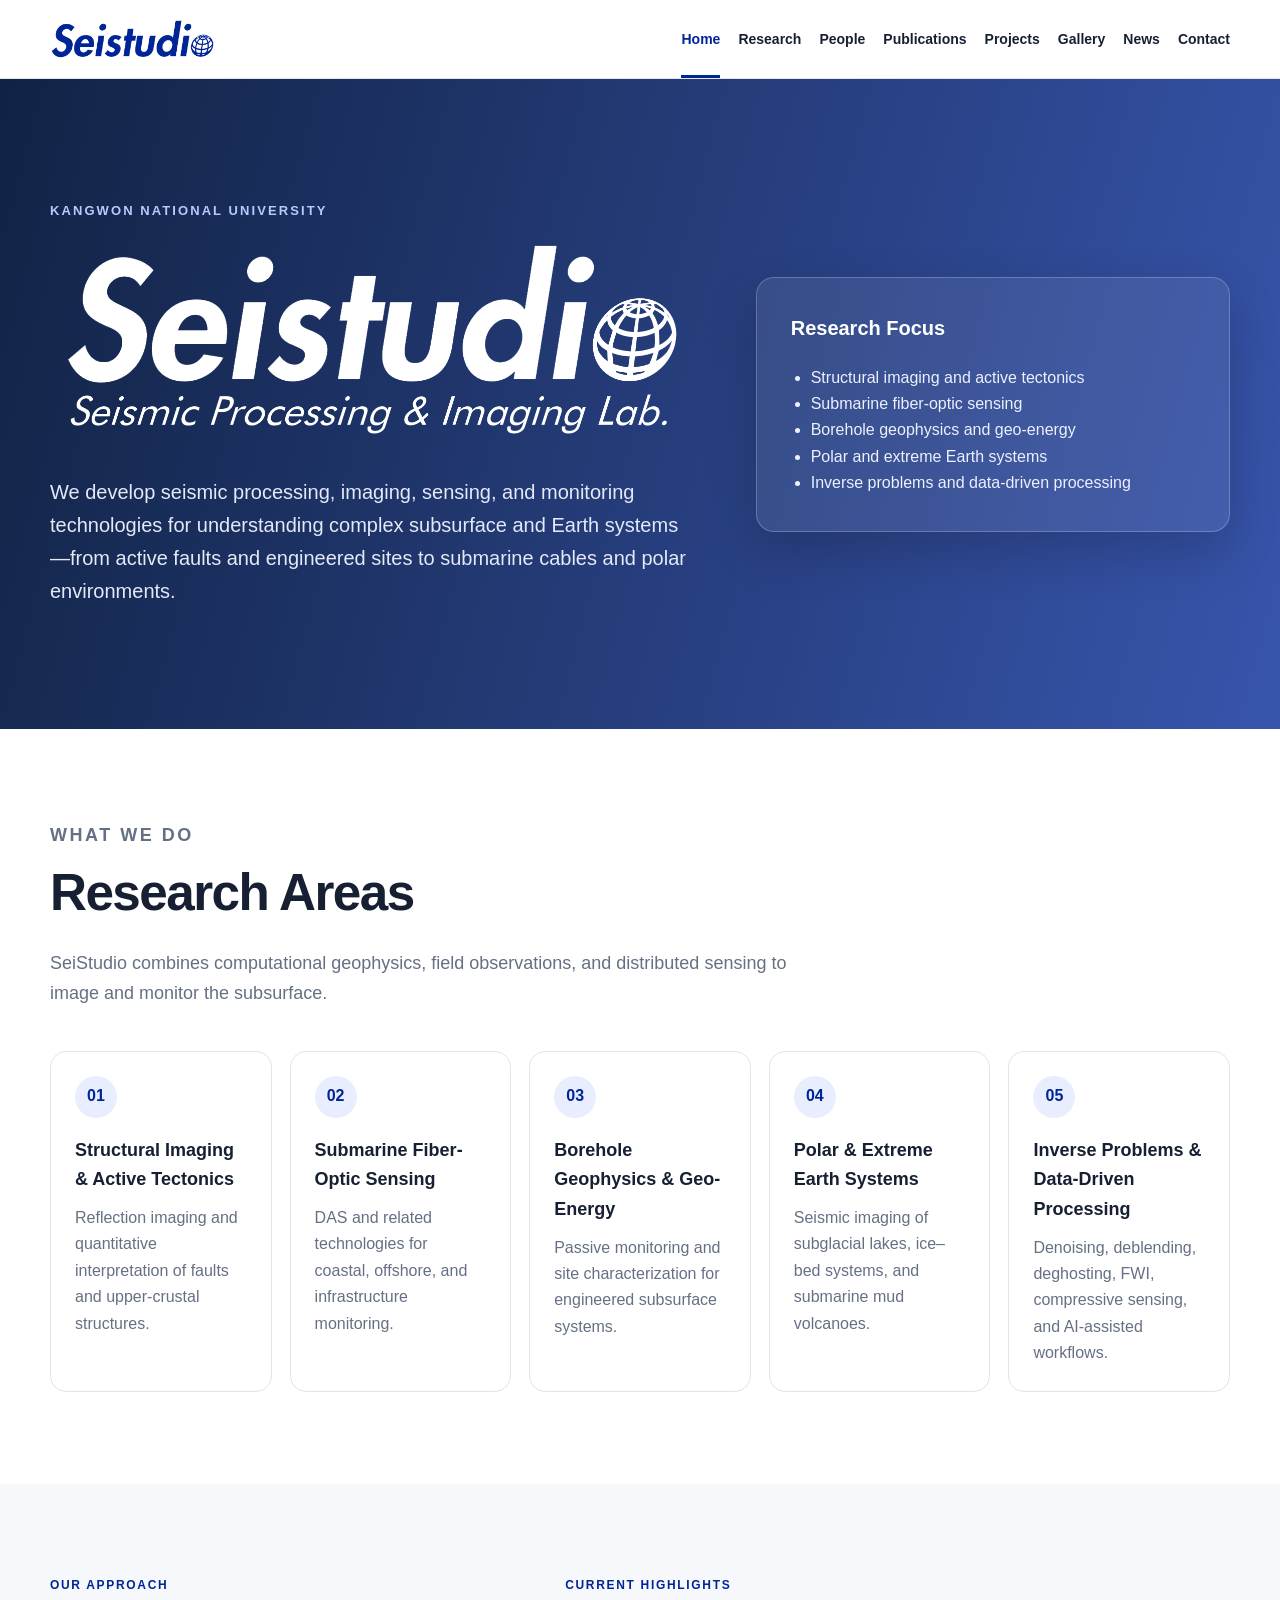
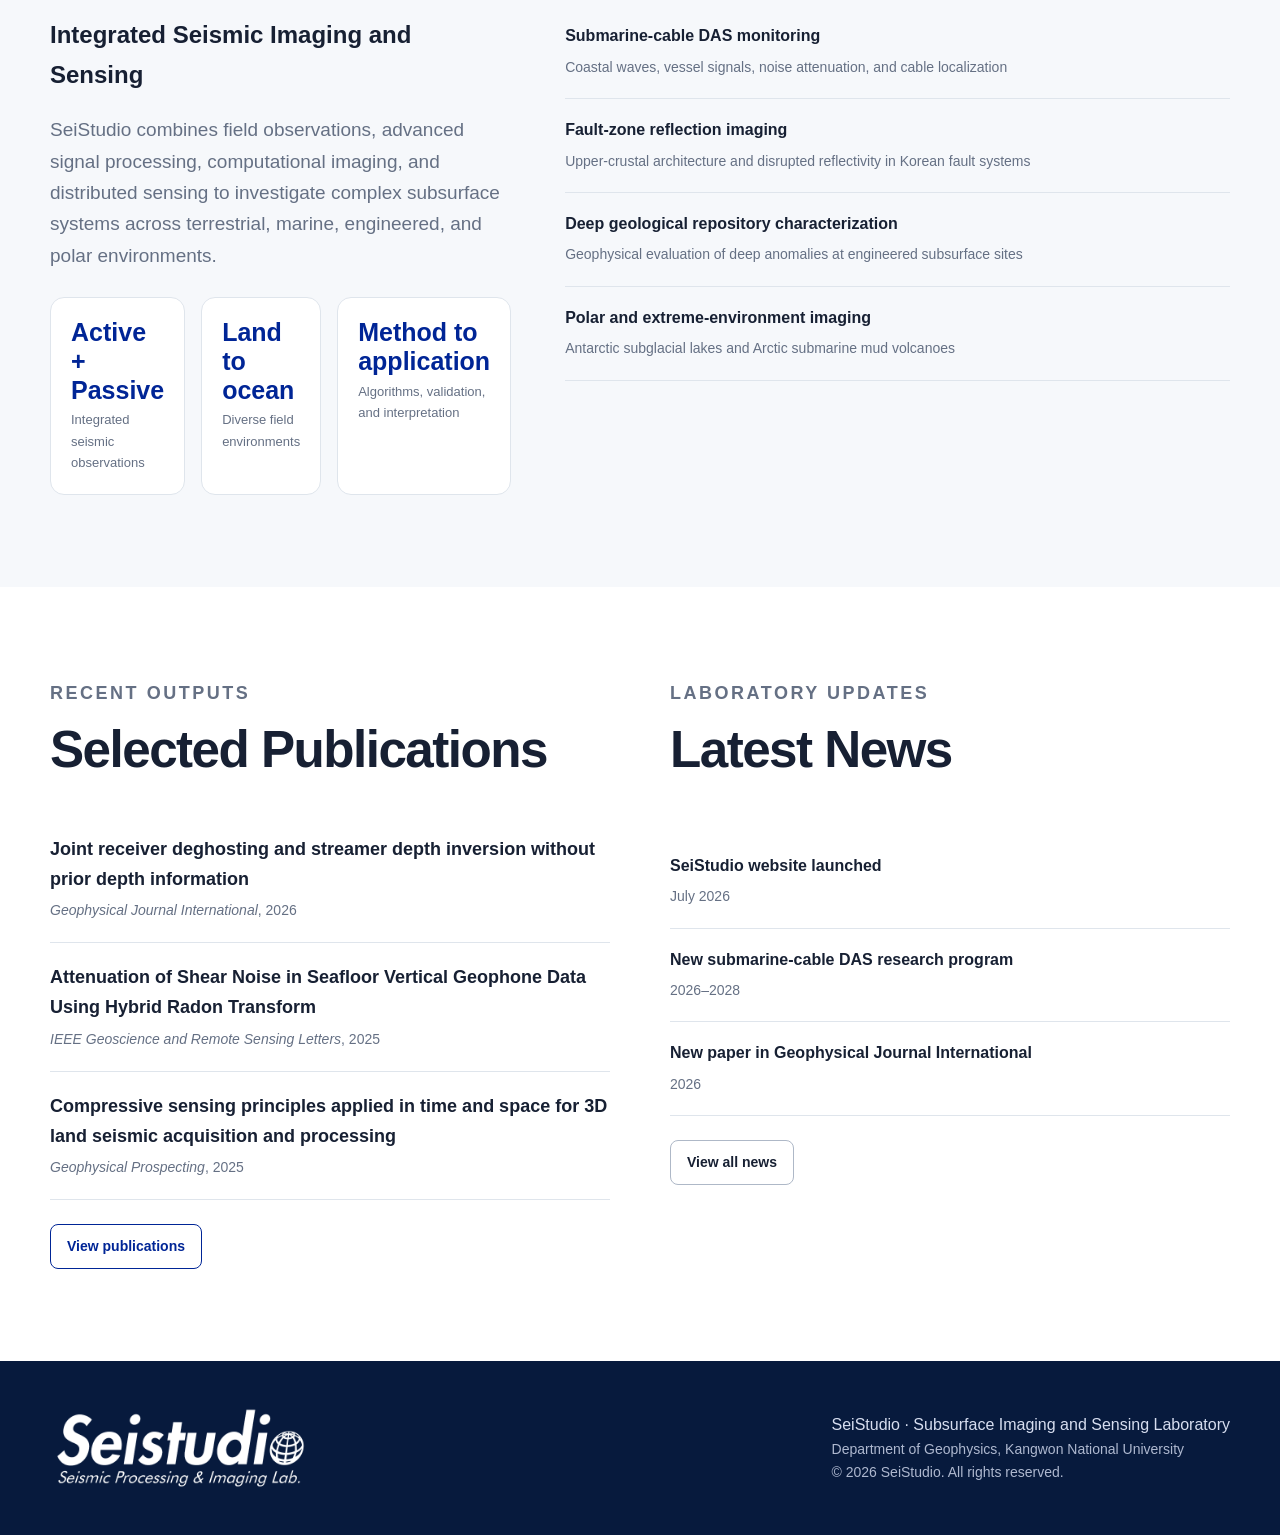
<file: index.html>
<!DOCTYPE html>
<html lang="en">
<head>
  <meta charset="UTF-8">
  <meta name="viewport" content="width=device-width, initial-scale=1.0">
  <meta name="description" content="SeiStudio, Subsurface Imaging and Sensing Laboratory at Kangwon National University">
  <title>Home | SeiStudio</title>
  <link rel="stylesheet" href="styles.css">
  <link rel="stylesheet" href="cv-update.css">

</head>
<body>
<header class="site-header">
  <div class="container navbar">
    <a class="brand" href="index.html" aria-label="SeiStudio home">
      <img src="assets/Seistudio_header_blue.png" alt="SeiStudio">
    </a>
    <nav class="nav-links" aria-label="Primary navigation">
      <a href="index.html" class="active">Home</a>
      <a href="research.html">Research</a>
      <a href="people.html">People</a>
      <a href="publications.html">Publications</a>
      <a href="projects.html">Projects</a>

      <a href="gallery.html">Gallery</a>
      <a href="news.html">News</a>
      <a href="contact.html">Contact</a>
    </nav>
  </div>
</header>

<main>
  <section class="hero">
    <div class="container hero-grid">
      <div>
        <div class="eyebrow">Kangwon National University</div>
        <img class="hero-logo" src="assets/Seistudio_logo_white.png" alt="SeiStudio">
        <p>
          We develop seismic processing, imaging, sensing, and monitoring technologies
          for understanding complex subsurface and Earth systems—from active faults and
          engineered sites to submarine cables and polar environments.
        </p>
      </div>
      <aside class="hero-card">
        <h3>Research Focus</h3>
        <ul>
          <li>Structural imaging and active tectonics</li>
          <li>Submarine fiber-optic sensing</li>
          <li>Borehole geophysics and geo-energy</li>
          <li>Polar and extreme Earth systems</li>
          <li>Inverse problems and data-driven processing</li>
        </ul>
      </aside>
    </div>
  </section>

  <section class="section">
    <div class="container">
      <div class="section-heading">
        <p class="section-kicker">What we do</p>
        <h2>Research Areas</h2>
        <p>
          SeiStudio combines computational geophysics, field observations, and
          distributed sensing to image and monitor the subsurface.
        </p>
      </div>

      <div class="research-grid-five">
        <article class="card">
          <div class="card-number">01</div>
          <h3>Structural Imaging &amp; Active Tectonics</h3>
          <p>Reflection imaging and quantitative interpretation of faults and upper-crustal structures.</p>
        </article>
        <article class="card">
          <div class="card-number">02</div>
          <h3>Submarine Fiber-Optic Sensing</h3>
          <p>DAS and related technologies for coastal, offshore, and infrastructure monitoring.</p>
        </article>
        <article class="card">
          <div class="card-number">03</div>
          <h3>Borehole Geophysics &amp; Geo-Energy</h3>
          <p>Passive monitoring and site characterization for engineered subsurface systems.</p>
        </article>
        <article class="card">
          <div class="card-number">04</div>
          <h3>Polar &amp; Extreme Earth Systems</h3>
          <p>Seismic imaging of subglacial lakes, ice–bed systems, and submarine mud volcanoes.</p>
        </article>
        <article class="card">
          <div class="card-number">05</div>
          <h3>Inverse Problems &amp; Data-Driven Processing</h3>
          <p>Denoising, deblending, deghosting, FWI, compressive sensing, and AI-assisted workflows.</p>
        </article>
      </div>
    </div>
  </section>

  <section class="section light">
    <div class="container feature-strip">
      <div>
        <p class="section-kicker">Our approach</p>
        <h2>Integrated Seismic Imaging and Sensing</h2>
        <p class="lead">
          SeiStudio combines field observations, advanced signal processing,
          computational imaging, and distributed sensing to investigate complex
          subsurface systems across terrestrial, marine, engineered, and polar environments.
        </p>
        <div class="fact-grid">
          <div class="fact"><strong>Active + Passive</strong><span>Integrated seismic observations</span></div>
          <div class="fact"><strong>Land to ocean</strong><span>Diverse field environments</span></div>
          <div class="fact"><strong>Method to application</strong><span>Algorithms, validation, and interpretation</span></div>
        </div>
      </div>

      <div>
        <p class="section-kicker">Current highlights</p>
        <ul class="list-clean">
          <li>
            <strong>Submarine-cable DAS monitoring</strong>
            <span class="meta">Coastal waves, vessel signals, noise attenuation, and cable localization</span>
          </li>
          <li>
            <strong>Fault-zone reflection imaging</strong>
            <span class="meta">Upper-crustal architecture and disrupted reflectivity in Korean fault systems</span>
          </li>
          <li>
            <strong>Deep geological repository characterization</strong>
            <span class="meta">Geophysical evaluation of deep anomalies at engineered subsurface sites</span>
          </li>
          <li>
            <strong>Polar and extreme-environment imaging</strong>
            <span class="meta">Antarctic subglacial lakes and Arctic submarine mud volcanoes</span>
          </li>
        </ul>
      </div>
    </div>
  </section>

  <section class="section">
    <div class="container split">
      <div>
        <div class="section-heading">
          <p class="section-kicker">Recent outputs</p>
          <h2>Selected Publications</h2>
        </div>
        <div class="home-publications">
          <article class="home-publication">
            <h3>Joint receiver deghosting and streamer depth inversion without prior depth information</h3>
            <p><em>Geophysical Journal International</em>, 2026</p>
          </article>
          <article class="home-publication">
            <h3>Attenuation of Shear Noise in Seafloor Vertical Geophone Data Using Hybrid Radon Transform</h3>
            <p><em>IEEE Geoscience and Remote Sensing Letters</em>, 2025</p>
          </article>
          <article class="home-publication">
            <h3>Compressive sensing principles applied in time and space for 3D land seismic acquisition and processing</h3>
            <p><em>Geophysical Prospecting</em>, 2025</p>
          </article>
        </div>
        <div class="button-row">
          <a class="button-link" href="publications.html">View publications</a>
        </div>
      </div>

      <div>
        <div class="section-heading">
          <p class="section-kicker">Laboratory updates</p>
          <h2>Latest News</h2>
        </div>
        <ul class="list-clean">
          <li>
            <strong>SeiStudio website launched</strong>
            <span class="meta">July 2026</span>
          </li>
          <li>
            <strong>New submarine-cable DAS research program</strong>
            <span class="meta">2026–2028</span>
          </li>
          <li>
            <strong>New paper in Geophysical Journal International</strong>
            <span class="meta">2026</span>
          </li>
        </ul>
        <div class="button-row">
          <a class="button-link secondary" href="news.html">View all news</a>
        </div>
      </div>
    </div>
  </section>
</main>

<footer class="site-footer">
  <div class="container footer-grid">
    <img src="assets/Seistudio_logo_white.png" alt="SeiStudio">
    <div>
      <div>SeiStudio · Subsurface Imaging and Sensing Laboratory</div>
      <div class="small">Department of Geophysics, Kangwon National University</div>
      <div class="small">&copy; 2026 SeiStudio. All rights reserved.</div>
    </div>
  </div>
</footer>
</body>
</html>
</file>
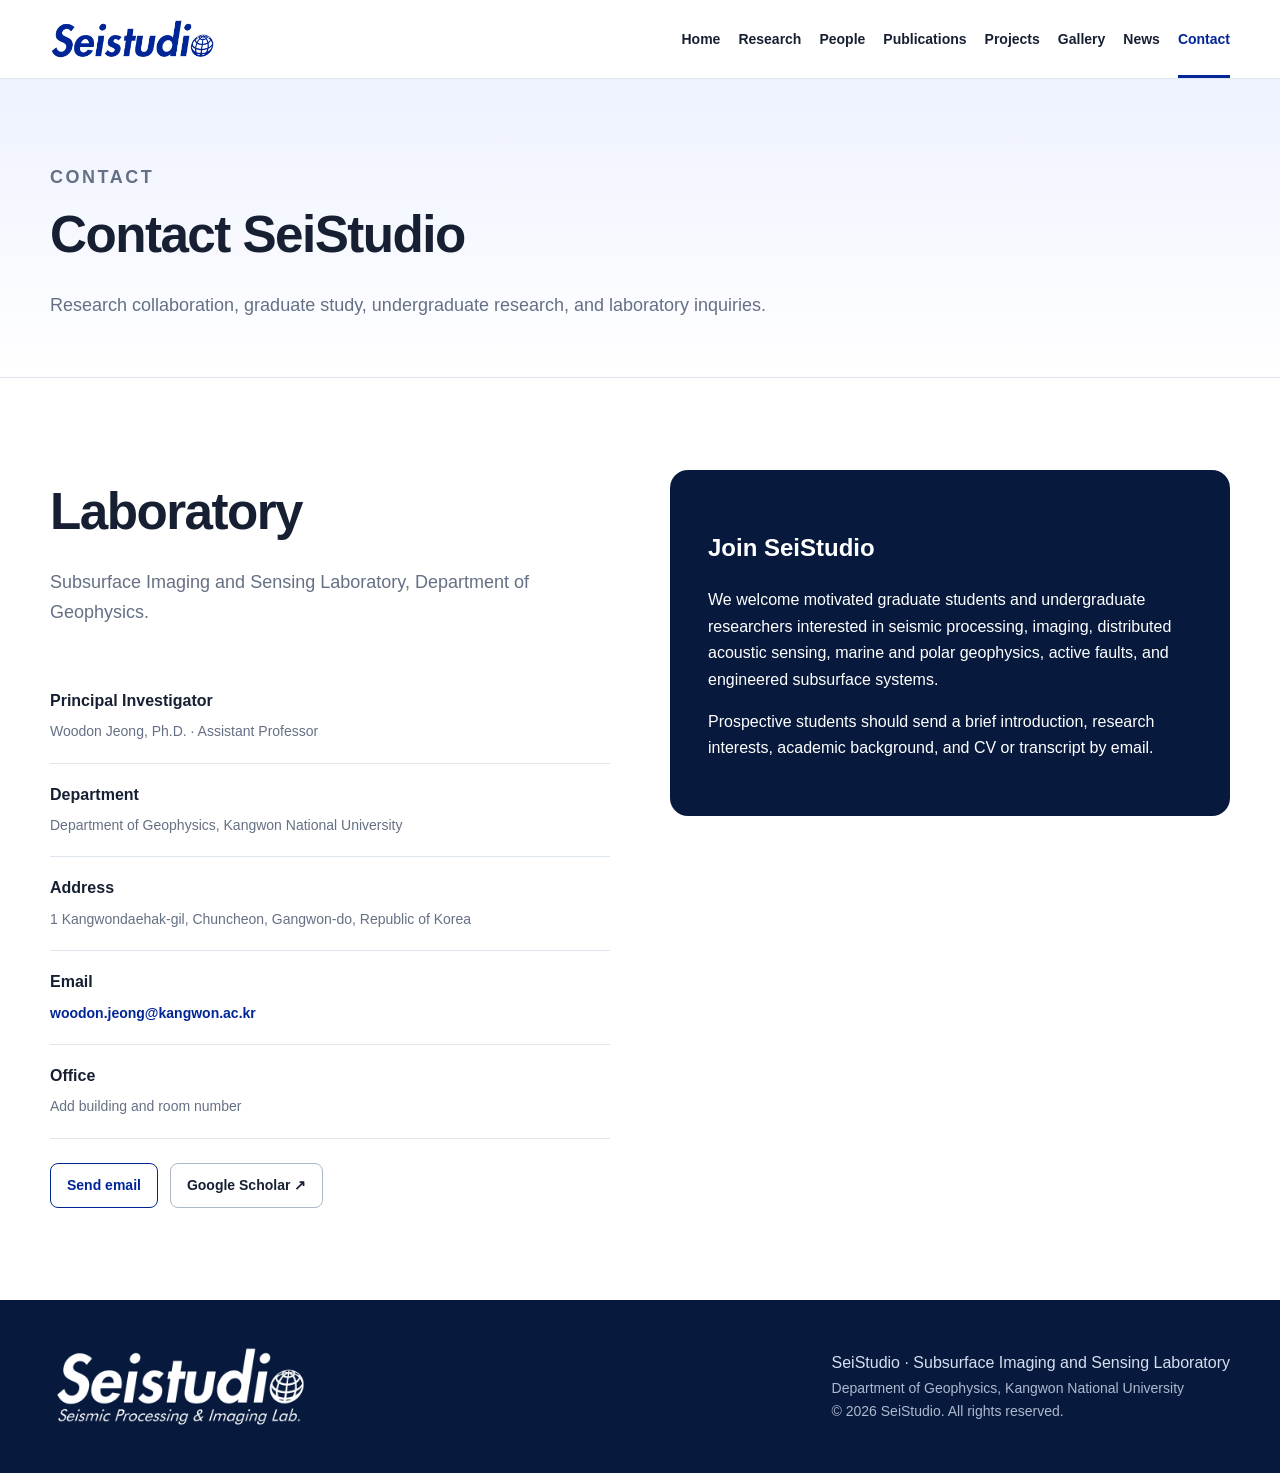
<file: contact.html>
<!DOCTYPE html>
<html lang="en">
<head>
  <meta charset="UTF-8">
  <meta name="viewport" content="width=device-width, initial-scale=1.0">
  <meta name="description" content="SeiStudio, Subsurface Imaging and Sensing Laboratory at Kangwon National University">
  <title>Contact | SeiStudio</title>
  <link rel="stylesheet" href="styles.css">
  <link rel="stylesheet" href="cv-update.css">

</head>
<body>
<header class="site-header">
  <div class="container navbar">
    <a class="brand" href="index.html" aria-label="SeiStudio home">
      <img src="assets/Seistudio_header_blue.png" alt="SeiStudio">
    </a>
    <nav class="nav-links" aria-label="Primary navigation">
      <a href="index.html">Home</a>
      <a href="research.html">Research</a>
      <a href="people.html">People</a>
      <a href="publications.html">Publications</a>
      <a href="projects.html">Projects</a>
      <a href="gallery.html">Gallery</a>
      <a href="news.html">News</a>
      <a href="contact.html" class="active">Contact</a>
    </nav>
  </div>
</header>

<main>
  <section class="page-hero">
    <div class="container">
      <p class="section-kicker">Contact</p>
      <h1>Contact SeiStudio</h1>
      <p>Research collaboration, graduate study, undergraduate research, and laboratory inquiries.</p>
    </div>
  </section>

  <section class="section">
    <div class="container split">
      <div class="contact-details">
        <div class="section-heading">
          <h2>Laboratory</h2>
          <p>Subsurface Imaging and Sensing Laboratory, Department of Geophysics.</p>
        </div>
        <ul class="list-clean">
          <li>
            <strong>Principal Investigator</strong>
            <span class="meta">Woodon Jeong, Ph.D. · Assistant Professor</span>
          </li>
          <li>
            <strong>Department</strong>
            <span class="meta">Department of Geophysics, Kangwon National University</span>
          </li>
          <li>
            <strong>Address</strong>
            <span class="meta">1 Kangwondaehak-gil, Chuncheon, Gangwon-do, Republic of Korea</span>
          </li>
          <li>
            <strong>Email</strong>
            <span class="meta"><a href="mailto:woodon.jeong@kangwon.ac.kr">woodon.jeong@kangwon.ac.kr</a></span>
          </li>
          <li>
            <strong>Office</strong>
            <span class="meta">Add building and room number</span>
          </li>
        </ul>
        <div class="button-row">
          <a class="button-link" href="mailto:woodon.jeong@kangwon.ac.kr">Send email</a>
          <a class="button-link secondary" href="https://scholar.google.com/citations?user=vx_6t-YAAAAJ&amp;hl=en" target="_blank" rel="noopener noreferrer">Google Scholar ↗</a>
        </div>
      </div>

      <aside class="contact-box">
        <h2>Join SeiStudio</h2>
        <p>
          We welcome motivated graduate students and undergraduate researchers
          interested in seismic processing, imaging, distributed acoustic sensing,
          marine and polar geophysics, active faults, and engineered subsurface systems.
        </p>
        <p>
          Prospective students should send a brief introduction, research interests,
          academic background, and CV or transcript by email.
        </p>
      </aside>
    </div>
  </section>
</main>

<footer class="site-footer">
  <div class="container footer-grid">
    <img src="assets/Seistudio_logo_white.png" alt="SeiStudio">
    <div>
      <div>SeiStudio · Subsurface Imaging and Sensing Laboratory</div>
      <div class="small">Department of Geophysics, Kangwon National University</div>
      <div class="small">&copy; 2026 SeiStudio. All rights reserved.</div>
    </div>
  </div>
</footer>
</body>
</html>
</file>
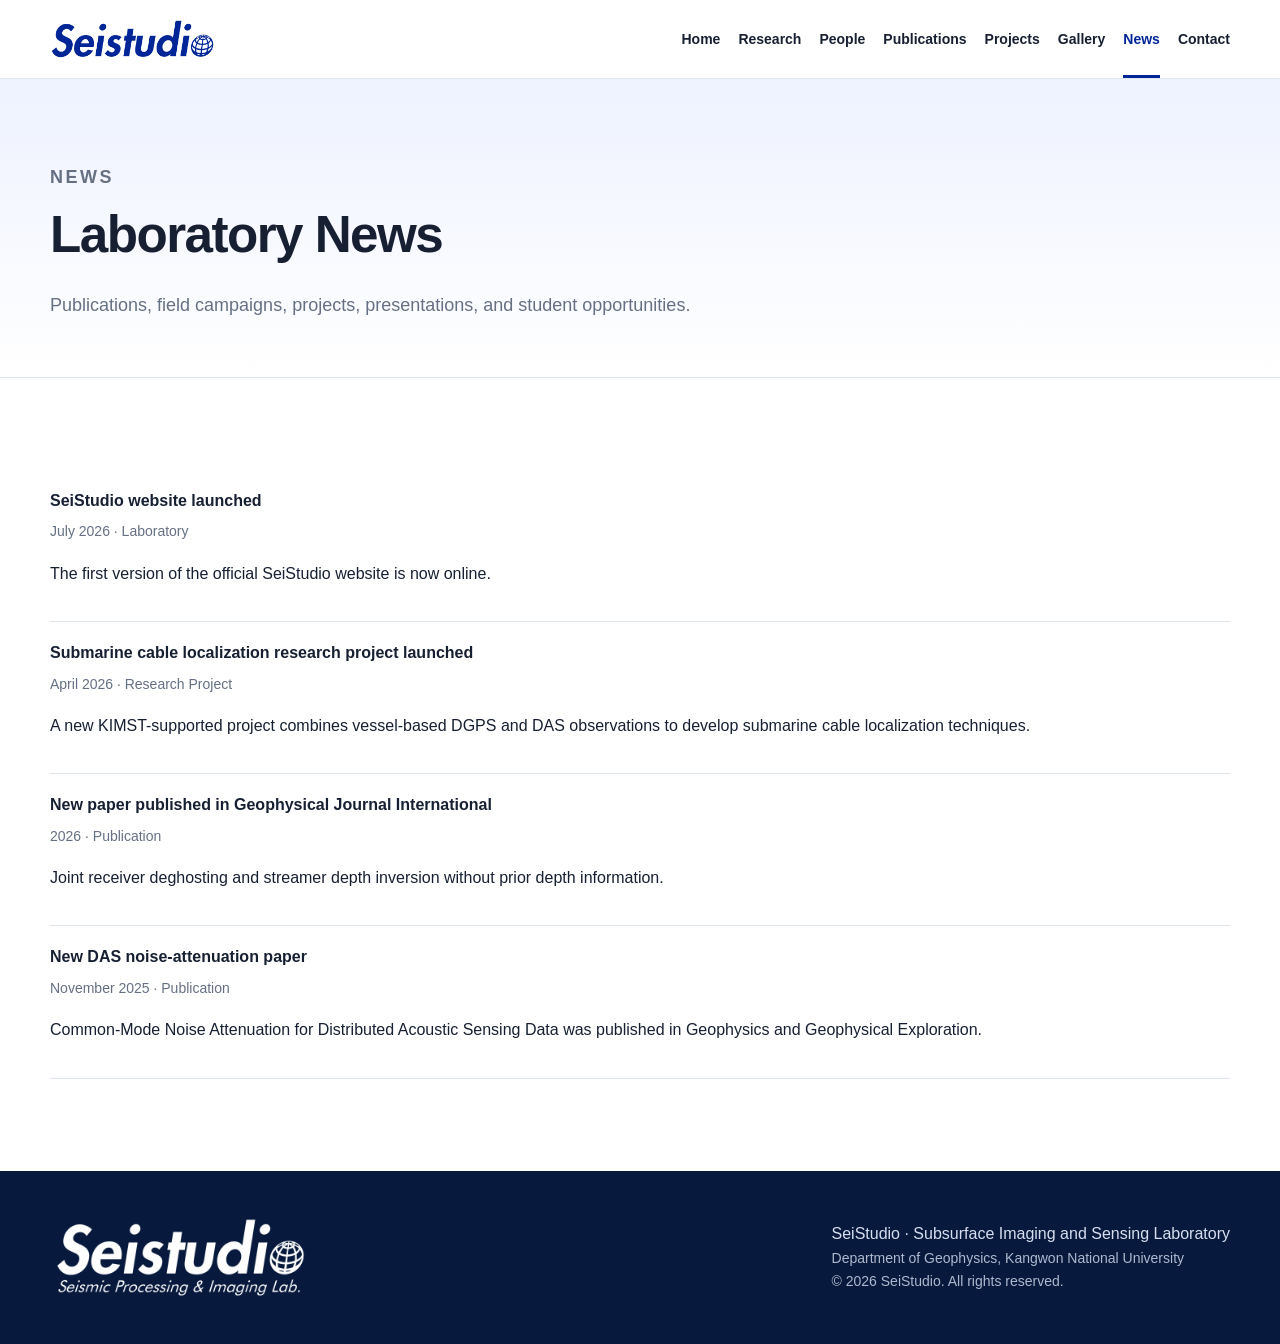
<file: news.html>
<!DOCTYPE html>
<html lang="en">
<head>
  <meta charset="UTF-8">
  <meta name="viewport" content="width=device-width, initial-scale=1.0">
  <meta name="description" content="SeiStudio, Subsurface Imaging and Sensing Laboratory at Kangwon National University">
  <title>News | SeiStudio</title>
  <link rel="stylesheet" href="styles.css">
  <link rel="stylesheet" href="cv-update.css">

</head>
<body>
<header class="site-header">
  <div class="container navbar">
    <a class="brand" href="index.html" aria-label="SeiStudio home">
      <img src="assets/Seistudio_header_blue.png" alt="SeiStudio">
    </a>
    <nav class="nav-links" aria-label="Primary navigation">
      <a href="index.html">Home</a>
      <a href="research.html">Research</a>
      <a href="people.html">People</a>
      <a href="publications.html">Publications</a>
      <a href="projects.html">Projects</a>
      <a href="gallery.html">Gallery</a>
      <a href="news.html" class="active">News</a>
      <a href="contact.html">Contact</a>
    </nav>
  </div>
</header>

<main>
  <section class="page-hero">
    <div class="container">
      <p class="section-kicker">News</p>
      <h1>Laboratory News</h1>
      <p>Publications, field campaigns, projects, presentations, and student opportunities.</p>
    </div>
  </section>

  <section class="section">
    <div class="container">
      <ul class="list-clean">
        <li>
          <strong>SeiStudio website launched</strong>
          <span class="meta">July 2026 · Laboratory</span>
          <p>The first version of the official SeiStudio website is now online.</p>
        </li>
        <li>
          <strong>Submarine cable localization research project launched</strong>
          <span class="meta">April 2026 · Research Project</span>
          <p>A new KIMST-supported project combines vessel-based DGPS and DAS observations to develop submarine cable localization techniques.</p>
        </li>
        <li>
          <strong>New paper published in Geophysical Journal International</strong>
          <span class="meta">2026 · Publication</span>
          <p>Joint receiver deghosting and streamer depth inversion without prior depth information.</p>
        </li>
        <li>
          <strong>New DAS noise-attenuation paper</strong>
          <span class="meta">November 2025 · Publication</span>
          <p>Common-Mode Noise Attenuation for Distributed Acoustic Sensing Data was published in Geophysics and Geophysical Exploration.</p>
        </li>
      </ul>
    </div>
  </section>
</main>

<footer class="site-footer">
  <div class="container footer-grid">
    <img src="assets/Seistudio_logo_white.png" alt="SeiStudio">
    <div>
      <div>SeiStudio · Subsurface Imaging and Sensing Laboratory</div>
      <div class="small">Department of Geophysics, Kangwon National University</div>
      <div class="small">&copy; 2026 SeiStudio. All rights reserved.</div>
    </div>
  </div>
</footer>
</body>
</html>
</file>
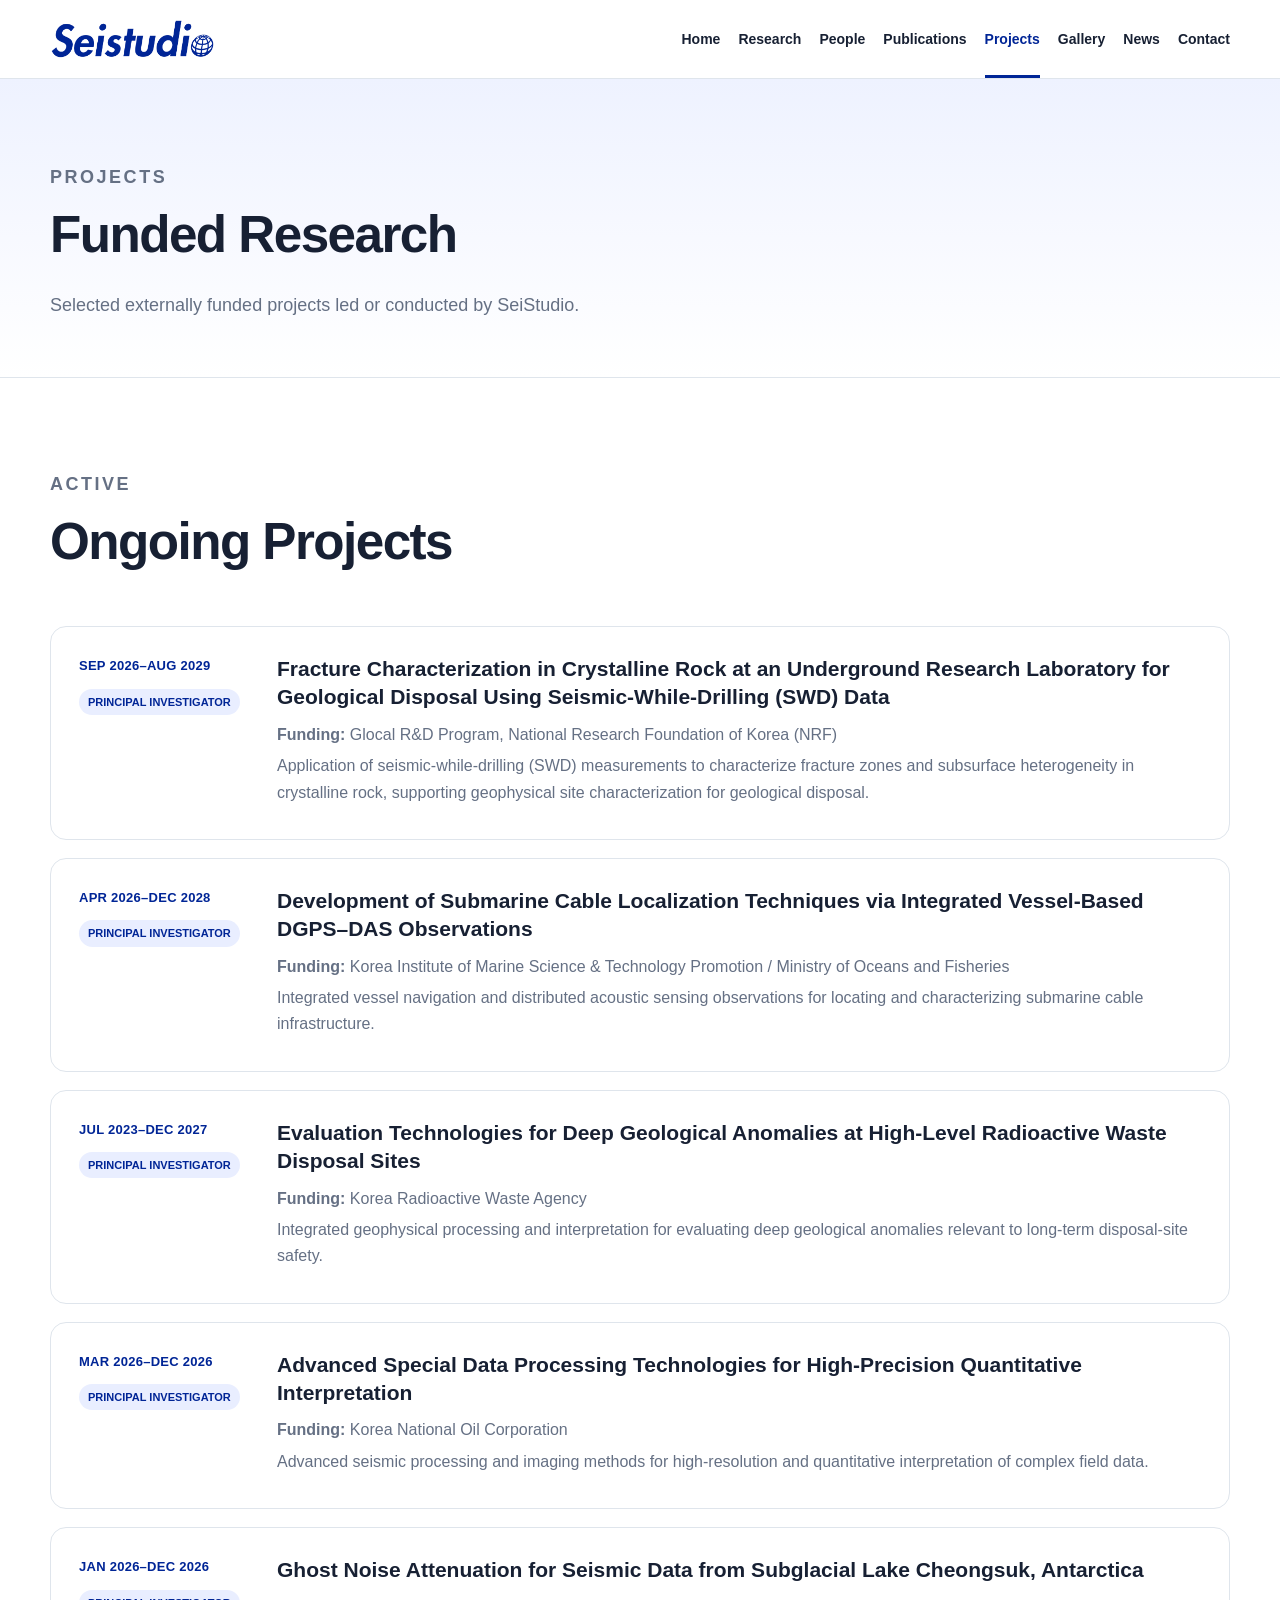
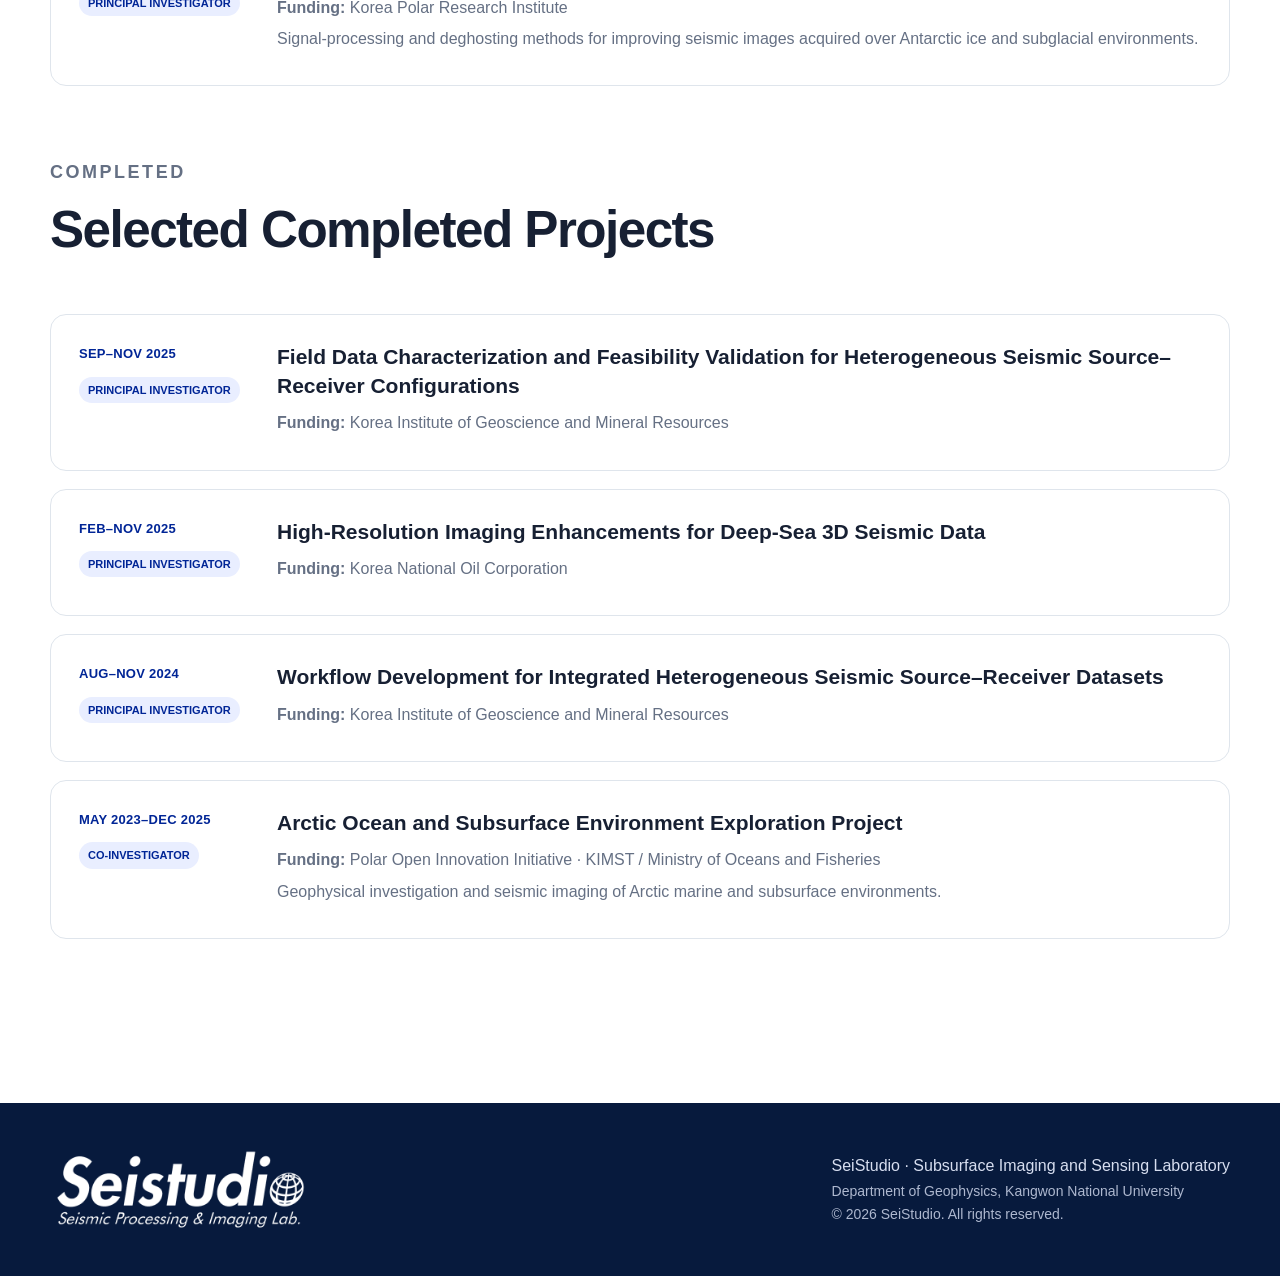
<file: projects.html>
<!DOCTYPE html>
<html lang="en">
<head>
  <meta charset="UTF-8">
  <meta name="viewport" content="width=device-width, initial-scale=1.0">
  <meta name="description" content="SeiStudio, Subsurface Imaging and Sensing Laboratory at Kangwon National University">
  <title>Projects | SeiStudio</title>
  <link rel="stylesheet" href="styles.css">
  <link rel="stylesheet" href="cv-update.css">

</head>
<body>
<header class="site-header">
  <div class="container navbar">
    <a class="brand" href="index.html" aria-label="SeiStudio home">
      <img src="assets/Seistudio_header_blue.png" alt="SeiStudio">
    </a>
    <nav class="nav-links" aria-label="Primary navigation">
      <a href="index.html">Home</a>
      <a href="research.html">Research</a>
      <a href="people.html">People</a>
      <a href="publications.html">Publications</a>
      <a href="projects.html" class="active">Projects</a>

      <a href="gallery.html">Gallery</a>
      <a href="news.html">News</a>
      <a href="contact.html">Contact</a>
    </nav>
  </div>
</header>

<main>
  <section class="page-hero">
    <div class="container">
      <p class="section-kicker">Projects</p>
      <h1>Funded Research</h1>
      <p>
        Selected externally funded projects led or conducted by SeiStudio.
      </p>
    </div>
  </section>

  <section class="section">
    <div class="container">
      <section class="project-section">
        <div class="section-heading">
          <p class="section-kicker">Active</p>
          <h2>Ongoing Projects</h2>
        </div>
        <div class="project-list">

<article class="project-card">
  <div>
    <div class="project-meta">SEP 2026–AUG 2029</div>
    <span class="project-role">Principal Investigator</span>
  </div>

  <div>
    <h3>
      Fracture Characterization in Crystalline Rock at an Underground Research Laboratory
      for Geological Disposal Using Seismic-While-Drilling (SWD) Data
    </h3>

    <p>
      <strong>Funding:</strong>
      Glocal R&amp;D Program, National Research Foundation of Korea (NRF)
    </p>

    <p>
      Application of seismic-while-drilling (SWD) measurements to characterize
      fracture zones and subsurface heterogeneity in crystalline rock, supporting
      geophysical site characterization for geological disposal.
    </p>
  </div>
</article>
          
      
          <article class="project-card">
            <div>
              <div class="project-meta">APR 2026–DEC 2028</div>
              <span class="project-role">Principal Investigator</span>
            </div>
            <div>
              <h3>Development of Submarine Cable Localization Techniques via Integrated Vessel-Based DGPS–DAS Observations</h3>
              <p><strong>Funding:</strong> Korea Institute of Marine Science &amp; Technology Promotion / Ministry of Oceans and Fisheries</p>
              <p>Integrated vessel navigation and distributed acoustic sensing observations for locating and characterizing submarine cable infrastructure.</p>
            </div>
          </article>

          <article class="project-card">
            <div>
              <div class="project-meta">JUL 2023–DEC 2027</div>
              <span class="project-role">Principal Investigator</span>
            </div>
            <div>
              <h3>Evaluation Technologies for Deep Geological Anomalies at High-Level Radioactive Waste Disposal Sites</h3>
              <p><strong>Funding:</strong> Korea Radioactive Waste Agency</p>
              <p>Integrated geophysical processing and interpretation for evaluating deep geological anomalies relevant to long-term disposal-site safety.</p>
            </div>
          </article>

          <article class="project-card">
            <div>
              <div class="project-meta">MAR 2026–DEC 2026</div>
              <span class="project-role">Principal Investigator</span>
            </div>
            <div>
              <h3>Advanced Special Data Processing Technologies for High-Precision Quantitative Interpretation</h3>
              <p><strong>Funding:</strong> Korea National Oil Corporation</p>
              <p>Advanced seismic processing and imaging methods for high-resolution and quantitative interpretation of complex field data.</p>
            </div>
          </article>

          <article class="project-card">
            <div>
              <div class="project-meta">JAN 2026–DEC 2026</div>
              <span class="project-role">Principal Investigator</span>
            </div>
            <div>
              <h3>Ghost Noise Attenuation for Seismic Data from Subglacial Lake Cheongsuk, Antarctica</h3>
              <p><strong>Funding:</strong> Korea Polar Research Institute</p>
              <p>Signal-processing and deghosting methods for improving seismic images acquired over Antarctic ice and subglacial environments.</p>
            </div>
          </article>
        </div>
      </section>

      <section class="project-section">
        <div class="section-heading">
          <p class="section-kicker">Completed</p>
          <h2>Selected Completed Projects</h2>
        </div>
        <div class="project-list">
          <article class="project-card">
            <div>
              <div class="project-meta">SEP–NOV 2025</div>
              <span class="project-role">Principal Investigator</span>
            </div>
            <div>
              <h3>Field Data Characterization and Feasibility Validation for Heterogeneous Seismic Source–Receiver Configurations</h3>
              <p><strong>Funding:</strong> Korea Institute of Geoscience and Mineral Resources</p>
            </div>
          </article>

          <article class="project-card">
            <div>
              <div class="project-meta">FEB–NOV 2025</div>
              <span class="project-role">Principal Investigator</span>
            </div>
            <div>
              <h3>High-Resolution Imaging Enhancements for Deep-Sea 3D Seismic Data</h3>
              <p><strong>Funding:</strong> Korea National Oil Corporation</p>
            </div>
          </article>

          <article class="project-card">
            <div>
              <div class="project-meta">AUG–NOV 2024</div>
              <span class="project-role">Principal Investigator</span>
            </div>
            <div>
              <h3>Workflow Development for Integrated Heterogeneous Seismic Source–Receiver Datasets</h3>
              <p><strong>Funding:</strong> Korea Institute of Geoscience and Mineral Resources</p>
            </div>
          </article>

          <article class="project-card">
            <div>
              <div class="project-meta">MAY 2023–DEC 2025</div>
              <span class="project-role">Co-Investigator</span>
            </div>
            <div>
              <h3>Arctic Ocean and Subsurface Environment Exploration Project</h3>
              <p><strong>Funding:</strong> Polar Open Innovation Initiative · KIMST / Ministry of Oceans and Fisheries</p>
              <p>Geophysical investigation and seismic imaging of Arctic marine and subsurface environments.</p>
            </div>
          </article>
        </div>
      </section>
    </div>
  </section>
</main>

<footer class="site-footer">
  <div class="container footer-grid">
    <img src="assets/Seistudio_logo_white.png" alt="SeiStudio">
    <div>
      <div>SeiStudio · Subsurface Imaging and Sensing Laboratory</div>
      <div class="small">Department of Geophysics, Kangwon National University</div>
      <div class="small">&copy; 2026 SeiStudio. All rights reserved.</div>
    </div>
  </div>
</footer>
</body>
</html>
</file>
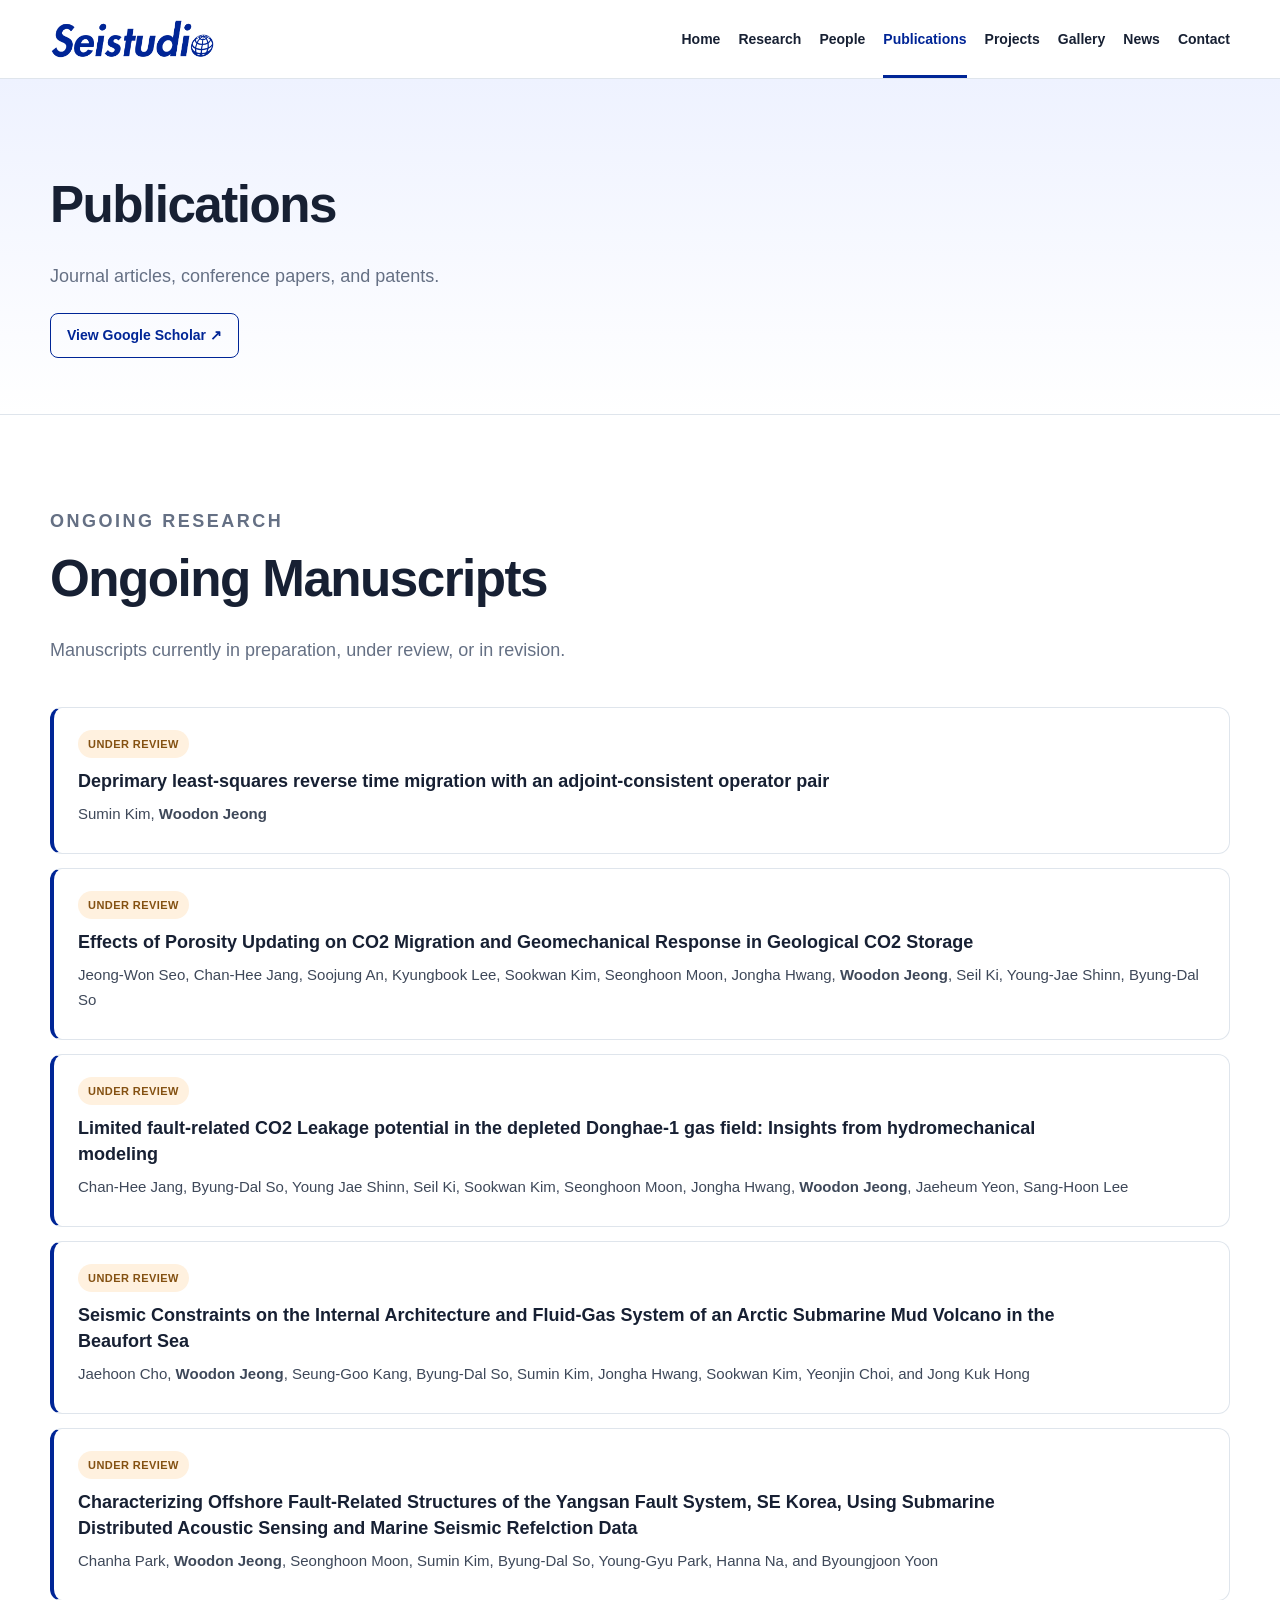
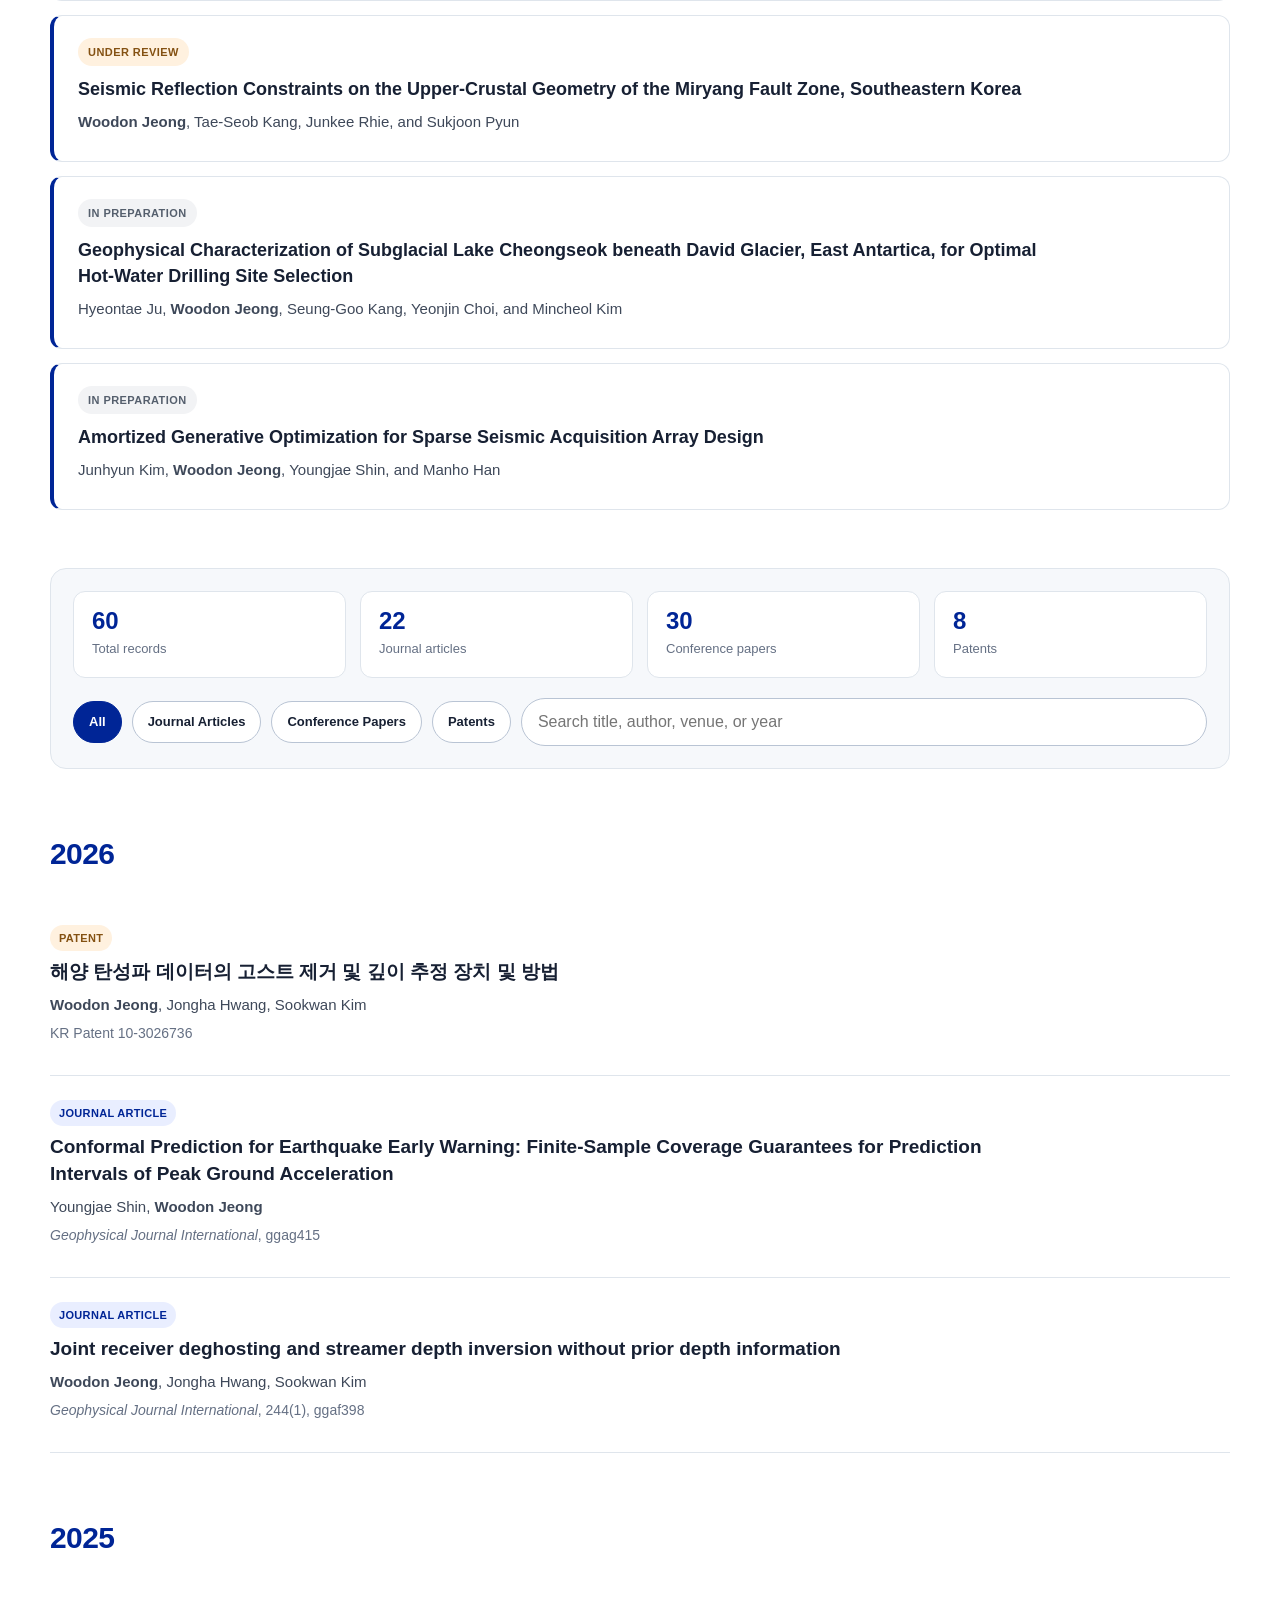
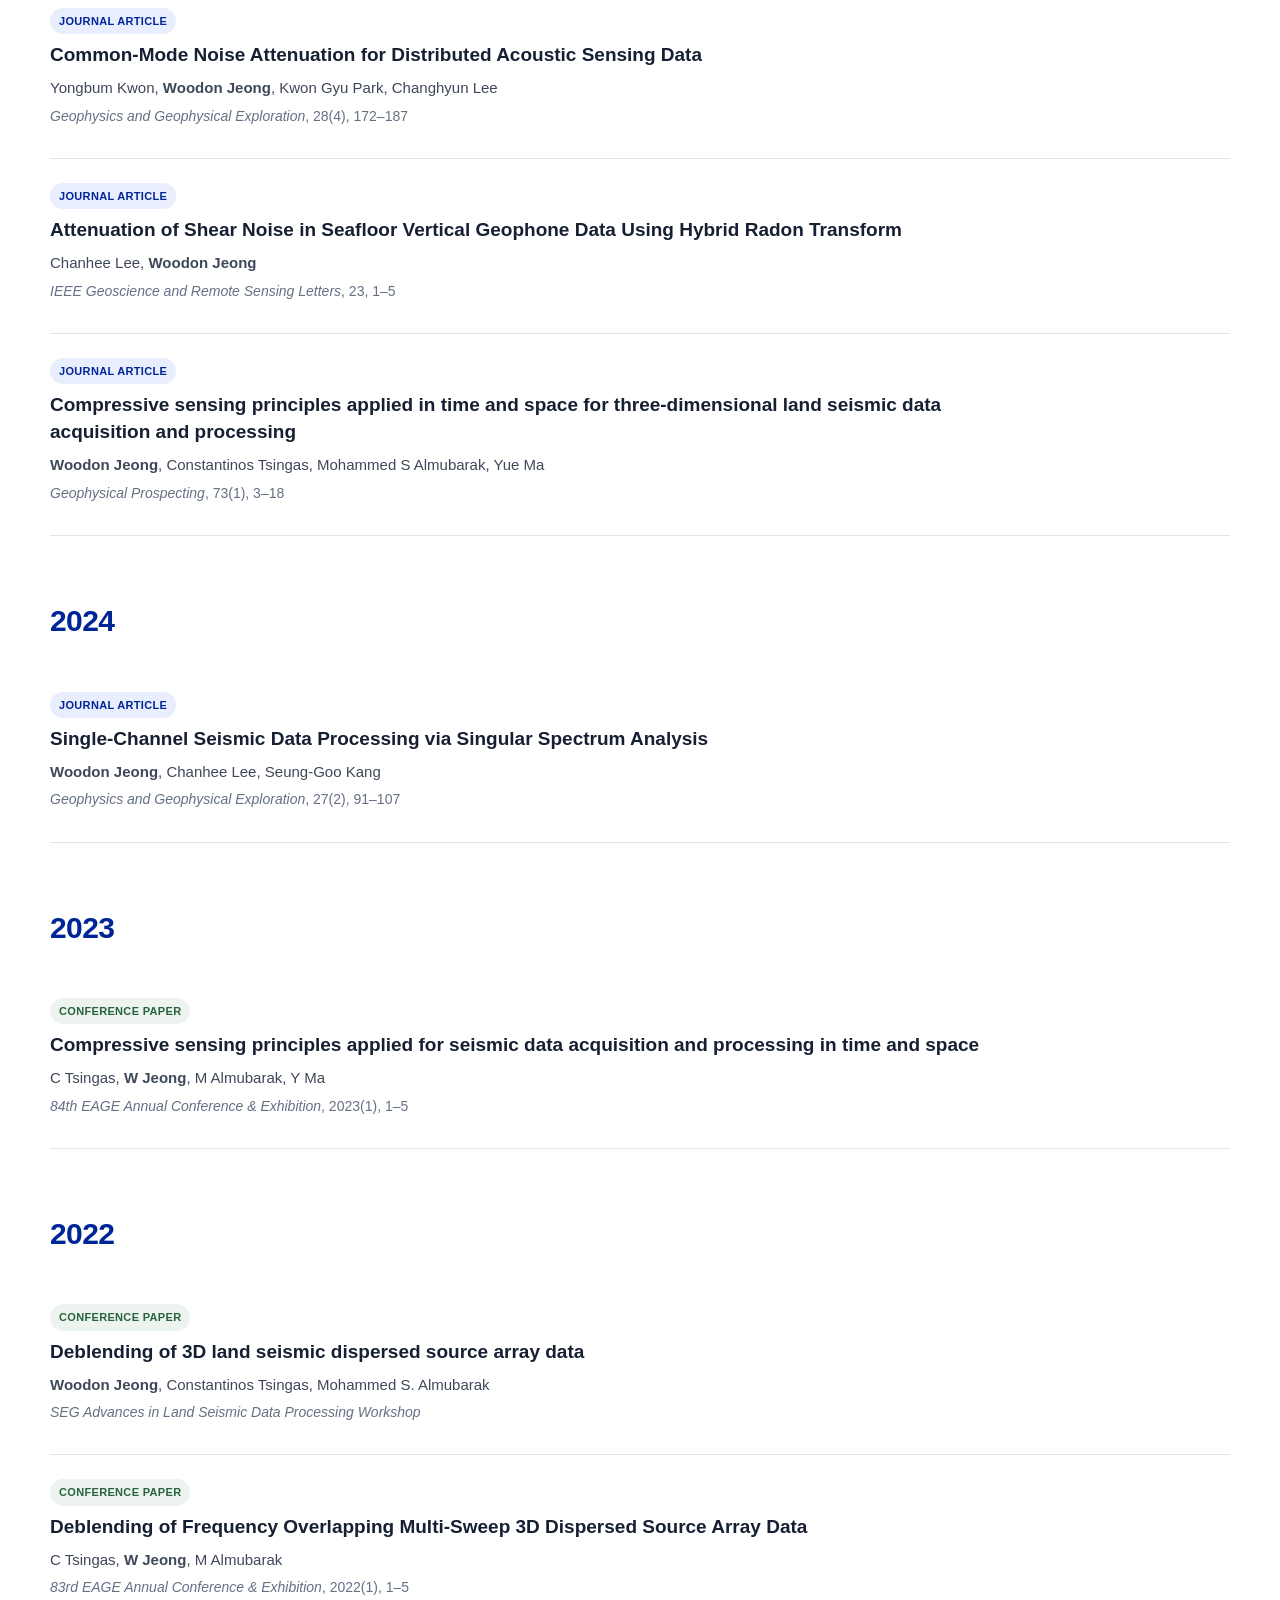
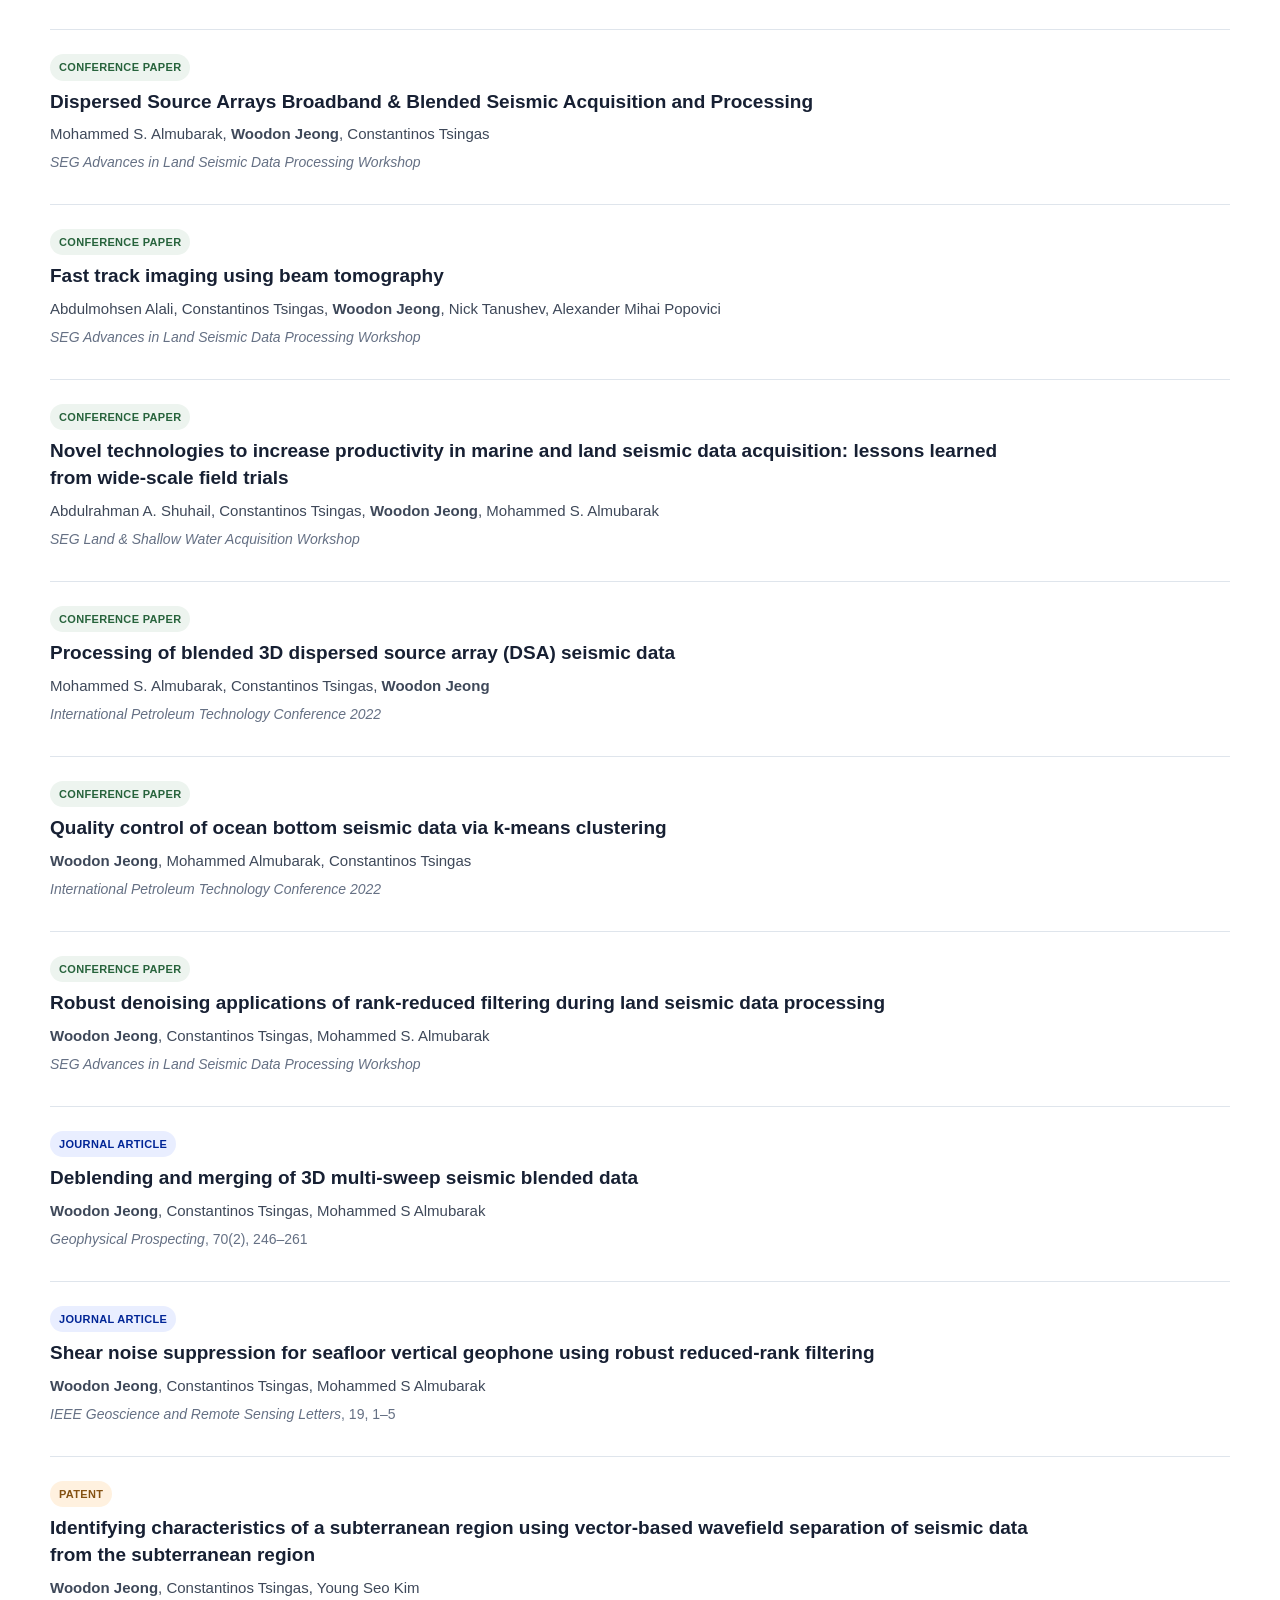
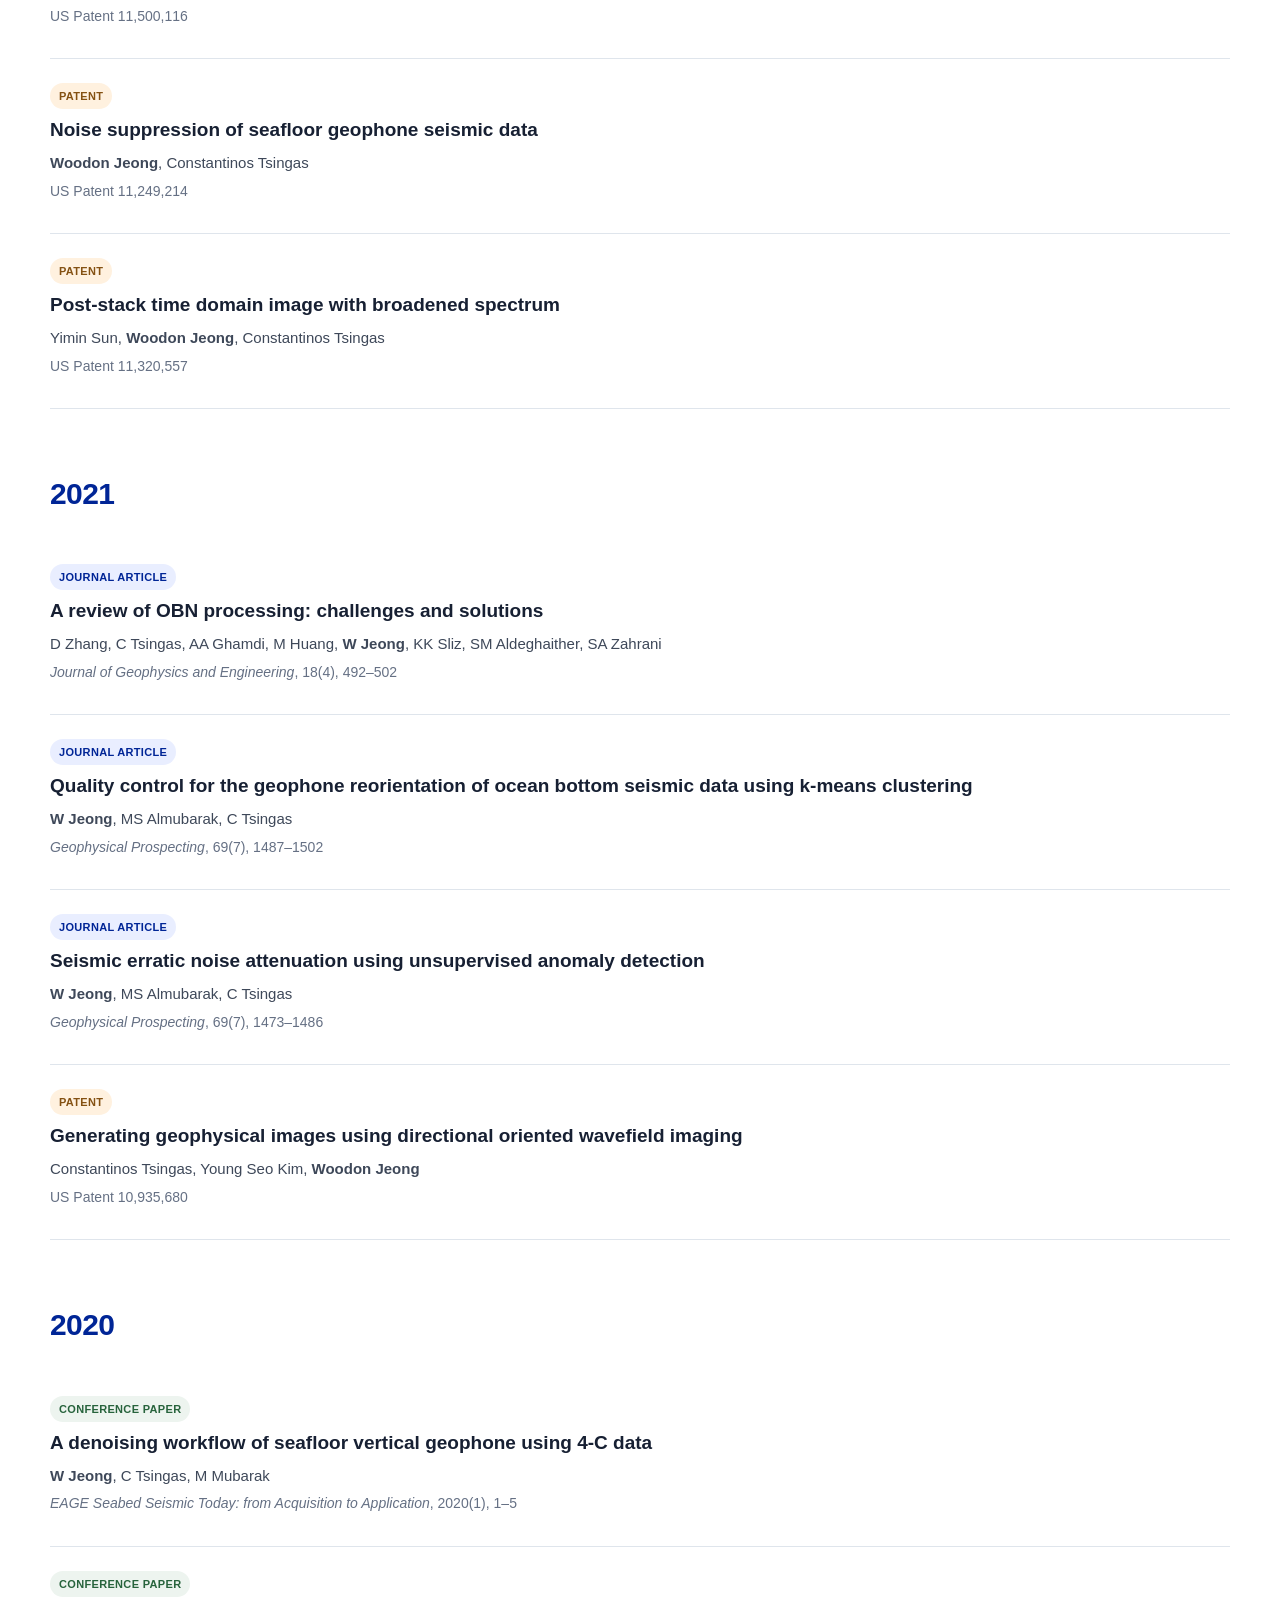
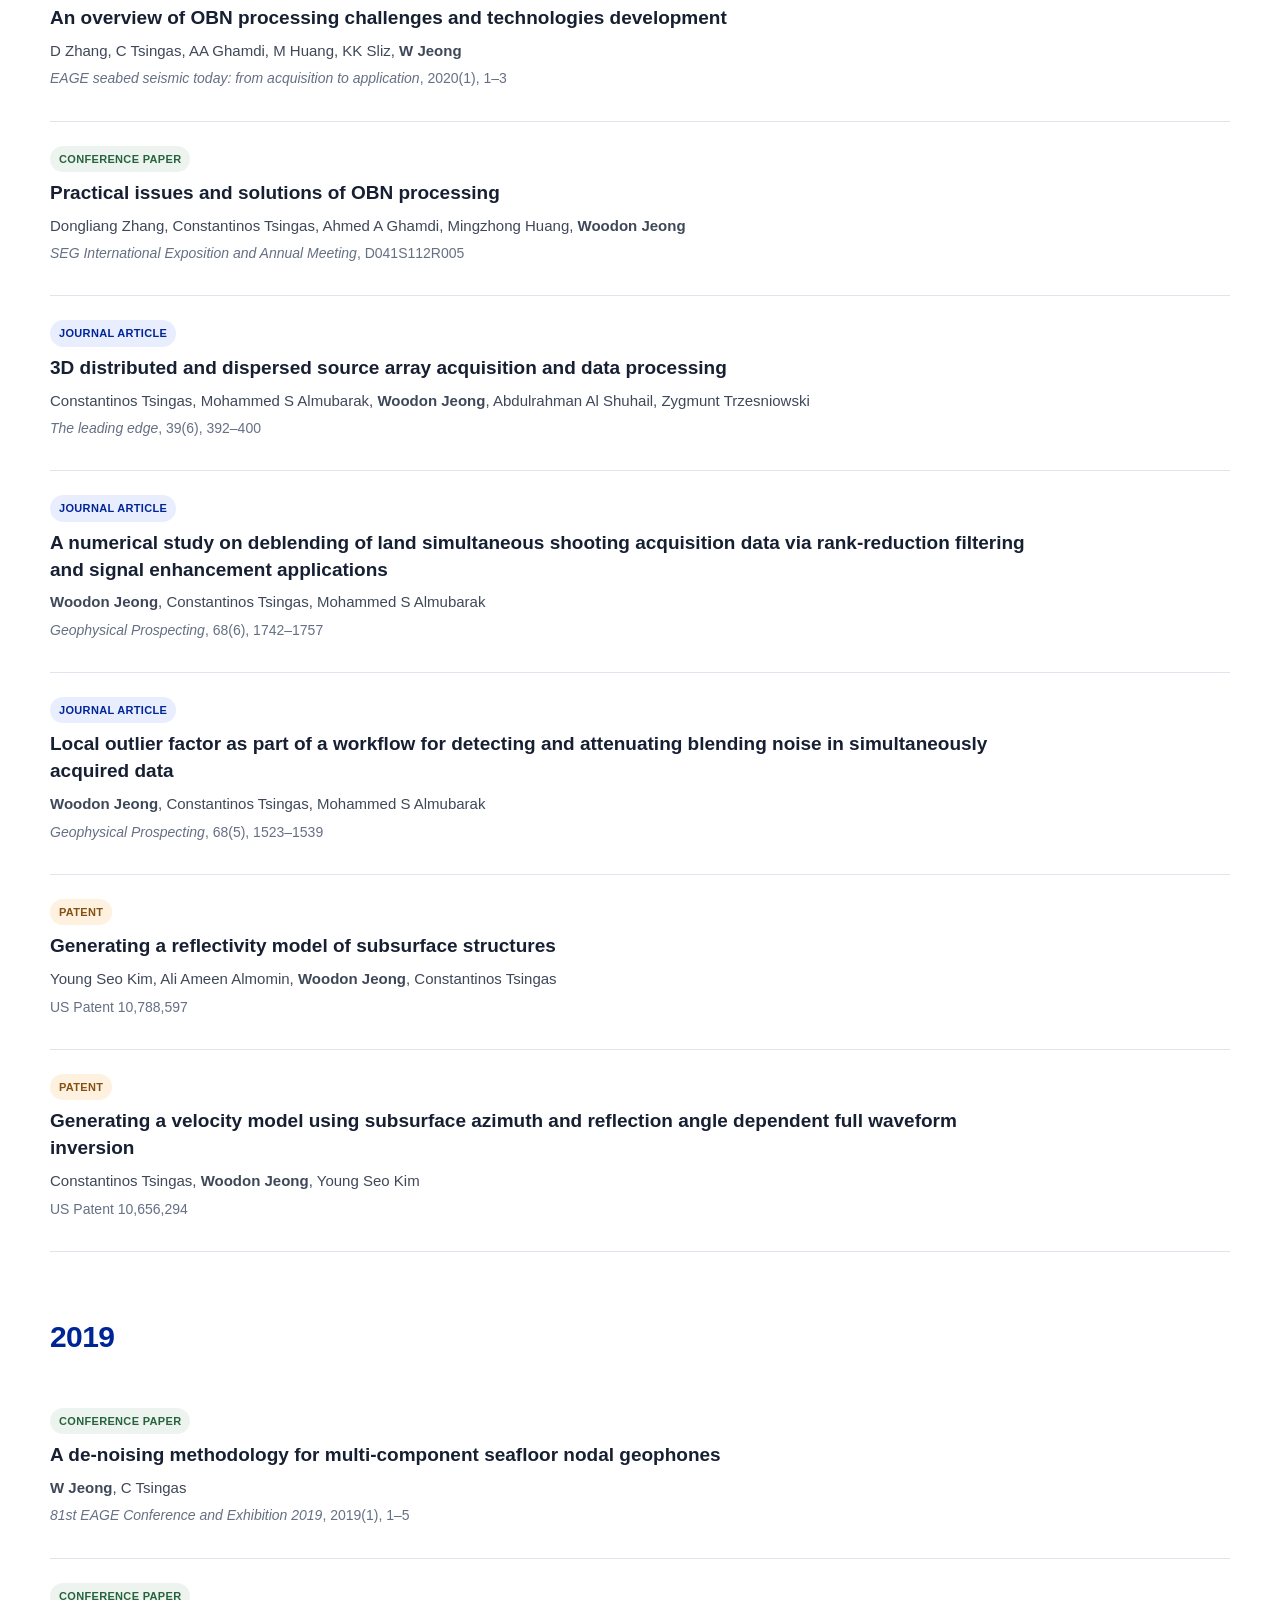
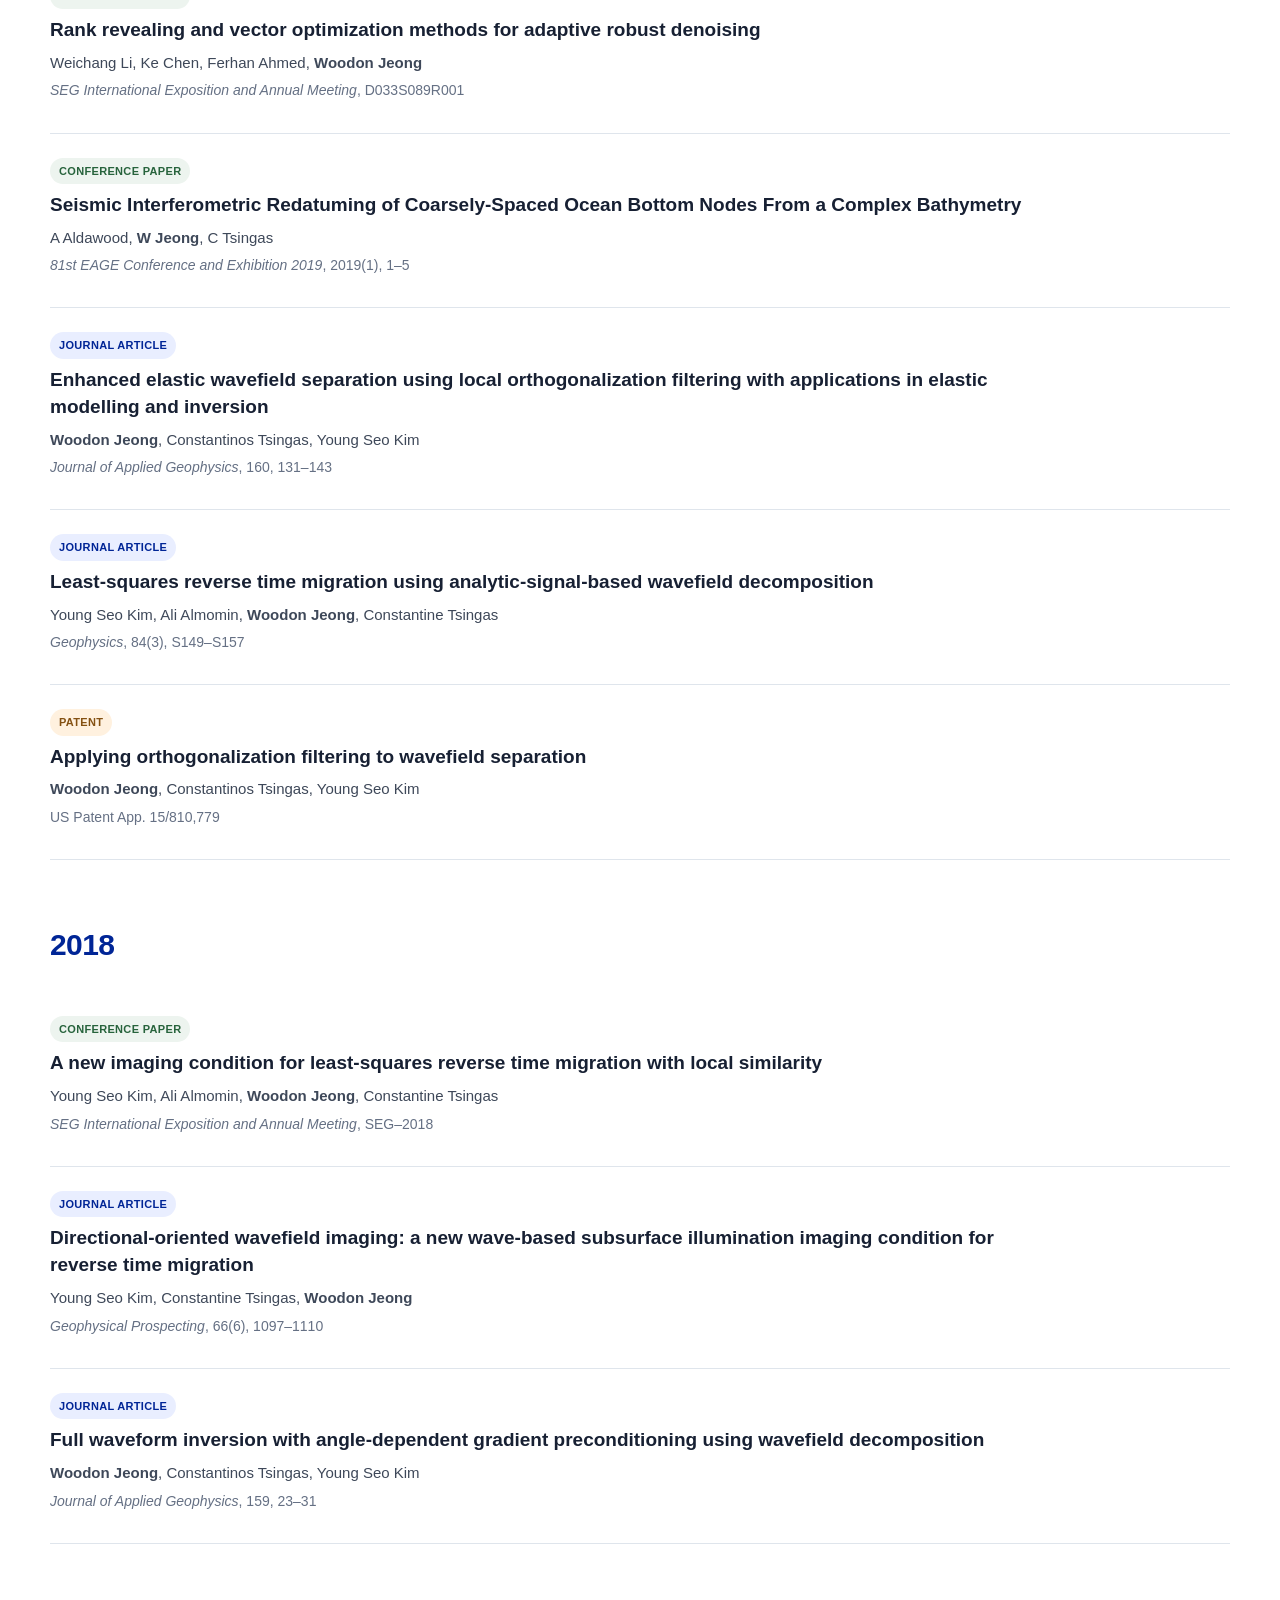
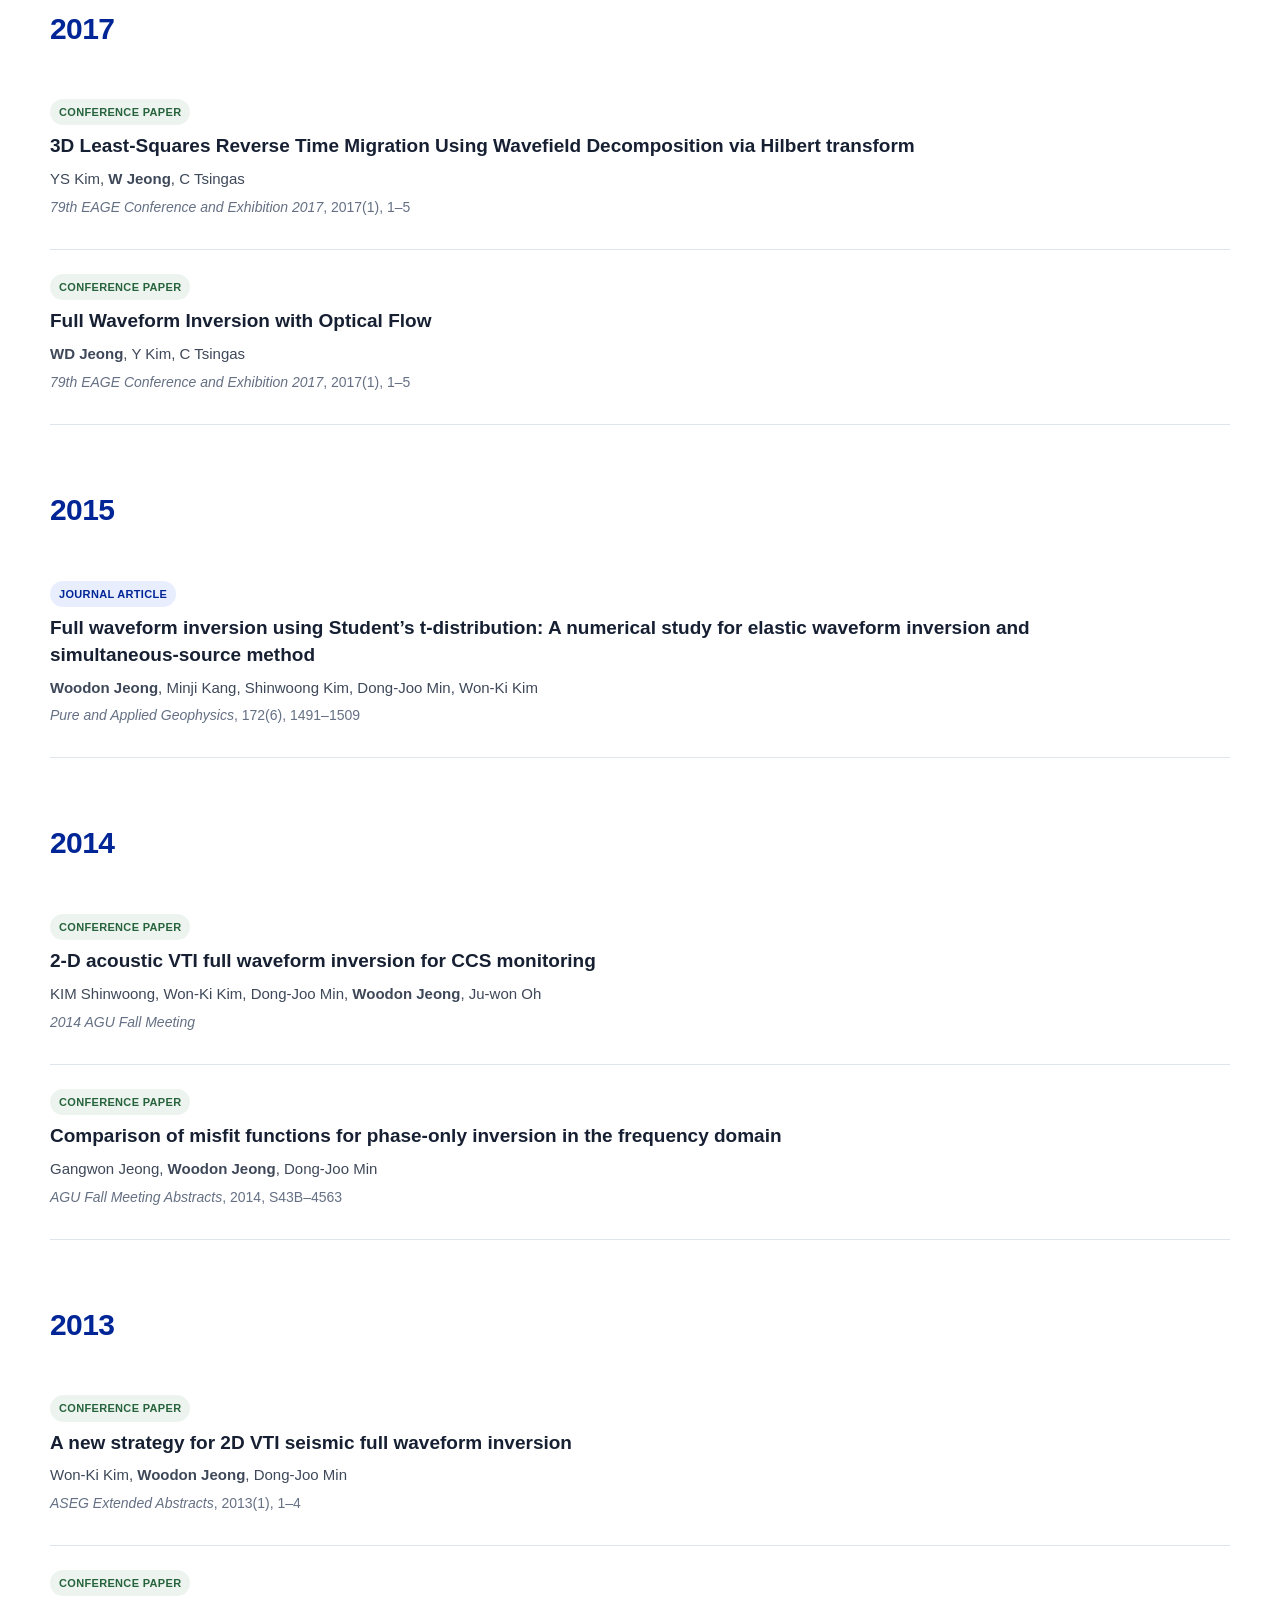
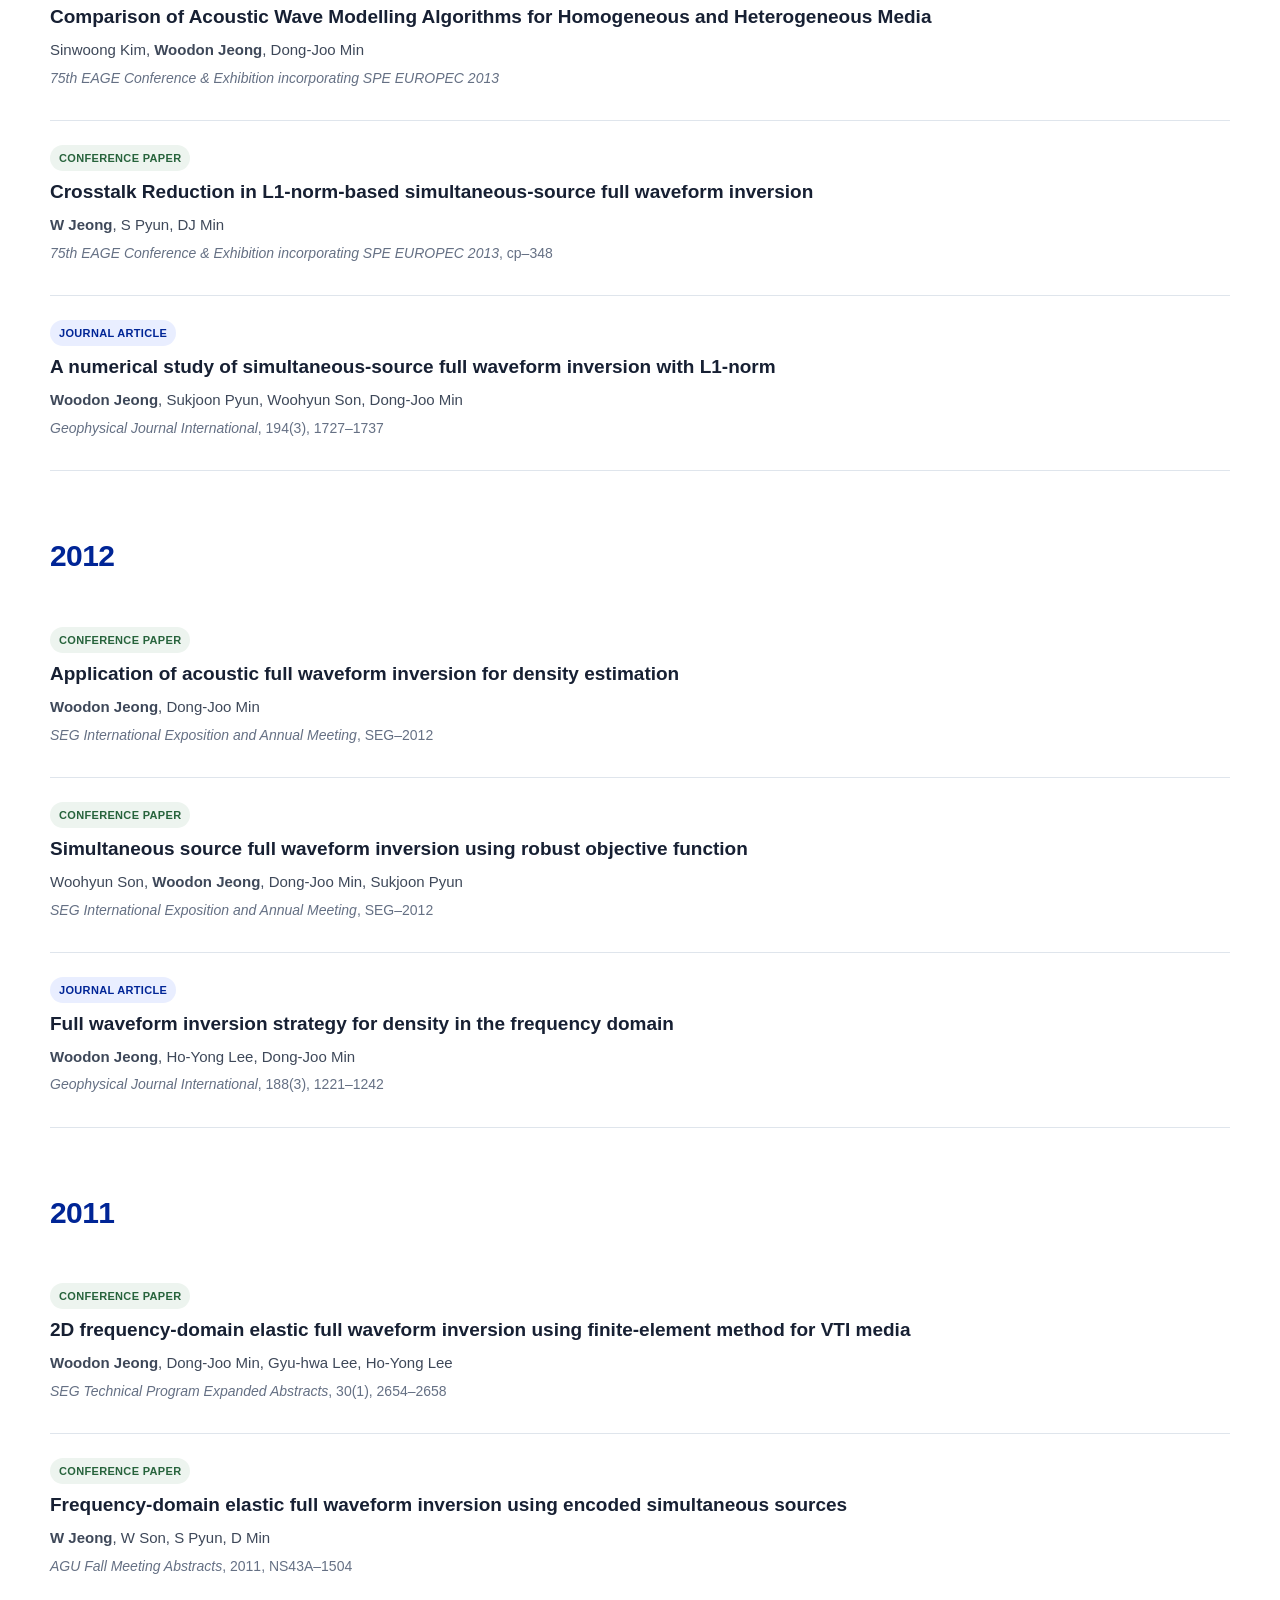
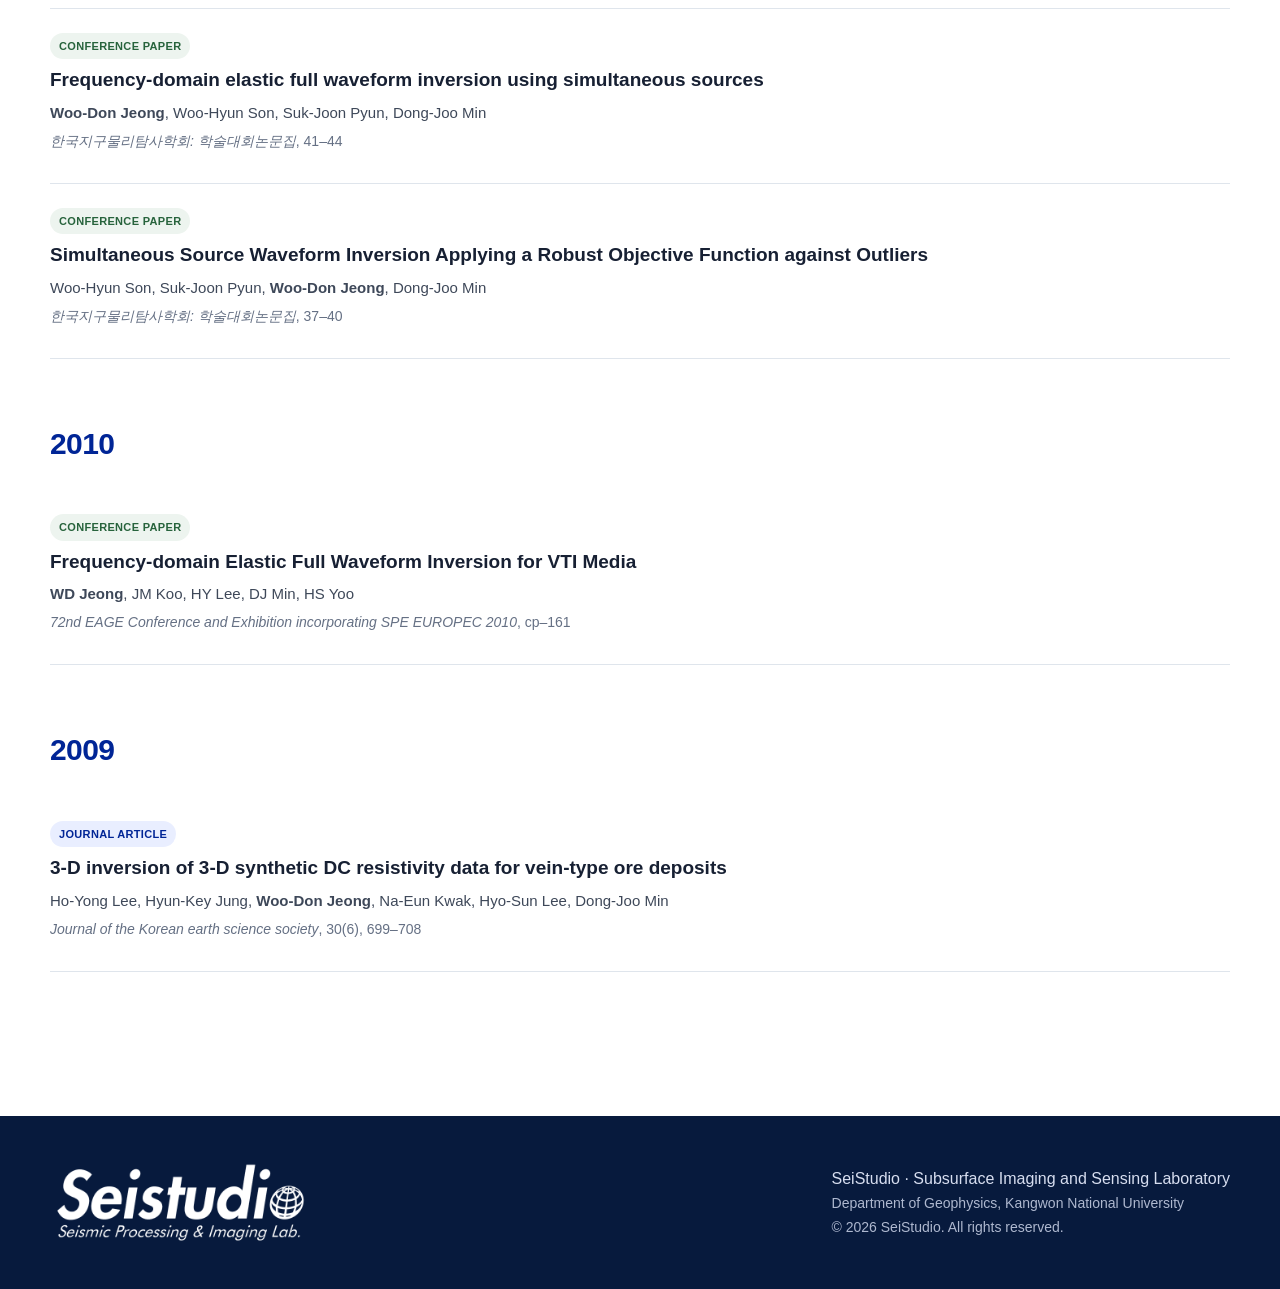
<file: publications.html>
<!DOCTYPE html>
<html lang="en">
<head>
  <meta charset="UTF-8">
  <meta name="viewport" content="width=device-width, initial-scale=1.0">
  <meta name="description" content="Publications of SeiStudio, Seismic Processing and Imaging Lab at Kangwon National University">
  <title>Publications | SeiStudio</title>
  <link rel="stylesheet" href="styles.css">
  <link rel="stylesheet" href="cv-update.css">
  <style>
    .publication-toolbar {
      margin: 38px 0 52px;
      padding: 22px;
      border: 1px solid var(--line);
      border-radius: 16px;
      background: var(--light);
    }

    .publication-summary {
      display: grid;
      grid-template-columns: repeat(4, 1fr);
      gap: 14px;
      margin-bottom: 20px;
    }

    .publication-stat {
      padding: 16px 18px;
      border: 1px solid var(--line);
      border-radius: 12px;
      background: var(--white);
    }

    .publication-stat strong {
      display: block;
      color: var(--blue);
      font-size: 24px;
      line-height: 1.1;
    }

    .publication-stat span {
      color: var(--muted);
      font-size: 13px;
    }

    .publication-controls {
      display: flex;
      flex-wrap: wrap;
      gap: 10px;
      align-items: center;
    }

    .filter-button {
      appearance: none;
      border: 1px solid #b9c4d4;
      border-radius: 999px;
      padding: 9px 15px;
      background: var(--white);
      color: var(--text);
      font: inherit;
      font-size: 13px;
      font-weight: 700;
      cursor: pointer;
    }

    .filter-button:hover,
    .filter-button.active {
      border-color: var(--blue);
      background: var(--blue);
      color: var(--white);
    }

    .publication-search {
      flex: 1 1 250px;
      min-width: 220px;
      margin-left: auto;
      border: 1px solid #b9c4d4;
      border-radius: 999px;
      padding: 10px 16px;
      background: var(--white);
      color: var(--text);
      font: inherit;
      outline: none;
    }

    .publication-search:focus {
      border-color: var(--blue);
      box-shadow: 0 0 0 3px rgba(0,37,150,0.10);
    }

    .scholar-link {
      display: inline-flex;
      align-items: center;
      margin-top: 22px;
      padding: 10px 16px;
      border: 1px solid var(--blue);
      border-radius: 8px;
      color: var(--blue);
      font-size: 14px;
      font-weight: 700;
    }

    .scholar-link:hover {
      background: var(--blue);
      color: var(--white);
    }

    .pub-year-group {
      margin-bottom: 52px;
    }

    .pub-year {
      position: sticky;
      top: 72px;
      z-index: 2;
      margin: 0 0 14px;
      padding: 8px 0;
      background: rgba(255,255,255,0.94);
      color: var(--blue);
      font-size: 30px;
      letter-spacing: -0.02em;
      backdrop-filter: blur(8px);
    }

    .publication-card {
      padding: 24px 0 26px;
      border-bottom: 1px solid var(--line);
    }

    .publication-card h3 {
      max-width: 980px;
      margin: 8px 0 7px;
      font-size: 19px;
      line-height: 1.42;
    }

    .publication-card p {
      margin: 4px 0;
    }

    .pub-authors {
      color: #3e4859;
      font-size: 15px;
    }

    .pub-venue {
      color: var(--muted);
      font-size: 14px;
    }

    .publication-topline {
      display: flex;
      align-items: center;
    }

    .pub-type {
      display: inline-block;
      padding: 4px 9px;
      border-radius: 999px;
      font-size: 11px;
      font-weight: 800;
      letter-spacing: 0.03em;
      text-transform: uppercase;
    }

    .pub-type.journal {
      background: #e9eeff;
      color: var(--blue);
    }

    .pub-type.conference {
      background: #edf4ef;
      color: #27633c;
    }

    .pub-type.patent {
      background: #fff1df;
      color: #845112;
    }

    .publication-card[hidden],
    .pub-year-group[hidden] {
      display: none;
    }

    .no-results {
      display: none;
      padding: 40px 0;
      color: var(--muted);
      font-size: 17px;
    }

.ongoing-manuscripts {
  margin-bottom: 58px;
}

.ongoing-list {
  display: grid;
  gap: 14px;
  margin-top: 26px;
}

.ongoing-card {
  padding: 22px 24px;
  border: 1px solid var(--line);
  border-left: 4px solid var(--blue);
  border-radius: 12px;
  background: var(--white);
}

.ongoing-card h3 {
  max-width: 980px;
  margin: 10px 0 8px;
  font-size: 18px;
  line-height: 1.45;
}

.ongoing-card p {
  margin: 4px 0;
}

.ongoing-topline {
  display: flex;
  align-items: center;
}

.manuscript-status {
  display: inline-block;
  padding: 5px 10px;
  border-radius: 999px;
  font-size: 11px;
  font-weight: 800;
  letter-spacing: 0.04em;
  text-transform: uppercase;
}

.manuscript-status.preparation {
  background: #f2f3f5;
  color: #555f6d;
}

.manuscript-status.review {
  background: #fff1df;
  color: #845112;
}

.manuscript-status.revision {
  background: #e9eeff;
  color: var(--blue);
}

.manuscript-status.revised {
  background: #edf4ef;
  color: #27633c;
}
    
    @media (max-width: 760px) {
      .publication-summary {
        grid-template-columns: repeat(2, 1fr);
      }

      .publication-search {
        width: 100%;
        margin-left: 0;
      }

      .pub-year {
        top: 108px;
      }
    }
  </style>
</head>
<body>
<header class="site-header">
  <div class="container navbar">
    <a class="brand" href="index.html" aria-label="SeiStudio home">
      <img src="assets/Seistudio_header_blue.png" alt="SeiStudio">
    </a>
    <nav class="nav-links" aria-label="Primary navigation">
      <a href="index.html">Home</a>
      <a href="research.html">Research</a>
      <a href="people.html">People</a>
      <a href="publications.html" class="active">Publications</a>
      <a href="projects.html">Projects</a>

      <a href="gallery.html">Gallery</a>
      <a href="news.html">News</a>
      <a href="contact.html">Contact</a>
    </nav>
  </div>
</header>

<main>
  <section class="page-hero">
    <div class="container">
      <h1>Publications</h1>
      <p>Journal articles, conference papers, and patents.</p>
      <a class="scholar-link"
         href="https://scholar.google.com/citations?user=vx_6t-YAAAAJ&hl=en"
         target="_blank"
         rel="noopener noreferrer">View Google Scholar ↗</a>
    </div>
  </section>

  <section class="section">
    <div class="container">
    <!-- Ongoing Manuscripts -->
    <section class="ongoing-manuscripts">
      <div class="section-heading">
        <p class="section-kicker">Ongoing research</p>
        <h2>Ongoing Manuscripts</h2>
        <p>
          Manuscripts currently in preparation, under review, or in revision.
        </p>
      </div>

      <div class="ongoing-list">

        <article class="ongoing-card">
          <div class="ongoing-topline">
            <span class="manuscript-status review">Under Review</span>
          </div>
          <h3>
           Deprimary least-squares reverse time migration with an adjoint-consistent operator pair
          </h3>
          <p class="pub-authors">
           Sumin Kim, <strong>Woodon Jeong</strong>
          </p>
        </article>

        <article class="ongoing-card">
          <div class="ongoing-topline">
            <span class="manuscript-status review">Under Review</span>
          </div>
          <h3>
            Effects of Porosity Updating on CO2 Migration and Geomechanical Response in Geological CO2 Storage
          </h3>
          <p class="pub-authors">
            Jeong-Won Seo, Chan-Hee Jang, Soojung An, Kyungbook Lee, Sookwan Kim, Seonghoon Moon, Jongha Hwang, <strong>Woodon Jeong</strong>, Seil Ki, Young-Jae Shinn, Byung-Dal So
          </p>
        </article>
                
        
        <article class="ongoing-card">
          <div class="ongoing-topline">
            <span class="manuscript-status review">Under Review</span>
          </div>
          <h3>
            Limited fault-related CO2 Leakage potential in the depleted Donghae-1 gas field:
            Insights from hydromechanical modeling
          </h3>
          <p class="pub-authors">
            Chan-Hee Jang, Byung-Dal So, Young Jae Shinn, Seil Ki, Sookwan Kim, Seonghoon Moon, Jongha Hwang, <strong>Woodon Jeong</strong>, Jaeheum Yeon, Sang-Hoon Lee
          </p>
        </article>

        <article class="ongoing-card">
          <div class="ongoing-topline">
            <span class="manuscript-status review">Under Review</span>
          </div>
          <h3>
            Seismic Constraints on the Internal Architecture and Fluid-Gas System of an Arctic Submarine Mud Volcano in the Beaufort Sea
          </h3>
          <p class="pub-authors">
            Jaehoon Cho, <strong>Woodon Jeong</strong>, Seung-Goo Kang, Byung-Dal So, Sumin Kim, Jongha Hwang, Sookwan Kim, Yeonjin Choi, and Jong Kuk Hong
          </p>
        </article>
        
        <article class="ongoing-card">
          <div class="ongoing-topline">
            <span class="manuscript-status review">Under Review</span>
          </div>
          <h3>
            Characterizing Offshore Fault-Related Structures of the Yangsan Fault System, SE Korea, Using Submarine Distributed Acoustic Sensing and Marine Seismic Refelction Data
          </h3>
          <p class="pub-authors">
            Chanha Park, <strong>Woodon Jeong</strong>, Seonghoon Moon, Sumin Kim, Byung-Dal So, Young-Gyu Park, Hanna Na, and Byoungjoon Yoon
          </p>
        </article>

        <article class="ongoing-card">
          <div class="ongoing-topline">
            <span class="manuscript-status review">Under Review</span>
          </div>
          <h3>
            Seismic Reflection Constraints on the Upper-Crustal Geometry of the Miryang Fault Zone, Southeastern Korea
          </h3>
          <p class="pub-authors">
            <strong>Woodon Jeong</strong>, Tae-Seob Kang, Junkee Rhie, and Sukjoon Pyun
          </p>
        </article>

        <article class="ongoing-card">
          <div class="ongoing-topline">
            <span class="manuscript-status preparation">In preparation</span>
          </div>
          <h3>
            Geophysical Characterization of Subglacial Lake Cheongseok beneath David Glacier, East Antartica, for Optimal Hot-Water Drilling Site Selection
          </h3>
          <p class="pub-authors">
            Hyeontae Ju, <strong>Woodon Jeong</strong>, Seung-Goo Kang, Yeonjin Choi, and Mincheol Kim
          </p>
        </article>
        
        <article class="ongoing-card">
          <div class="ongoing-topline">
            <span class="manuscript-status preparation">In preparation</span>
          </div>
          <h3>
            Amortized Generative Optimization for Sparse Seismic Acquisition Array Design
          </h3>
          <p class="pub-authors">
            Junhyun Kim, <strong>Woodon Jeong</strong>, Youngjae Shin, and Manho Han
          </p>
        </article>
        
      </div>
    </section>
      
      <div class="publication-toolbar">
        <div class="publication-summary">
          <div class="publication-stat"><strong>60</strong><span>Total records</span></div>
          <div class="publication-stat"><strong>22</strong><span>Journal articles</span></div>
          <div class="publication-stat"><strong>30</strong><span>Conference papers</span></div>
          <div class="publication-stat"><strong>8</strong><span>Patents</span></div>
        </div>
        <div class="publication-controls">
          <button class="filter-button active" type="button" data-filter="all">All</button>
          <button class="filter-button" type="button" data-filter="journal">Journal Articles</button>
          <button class="filter-button" type="button" data-filter="conference">Conference Papers</button>
          <button class="filter-button" type="button" data-filter="patent">Patents</button>
          <input class="publication-search" id="publication-search" type="search"
                 placeholder="Search title, author, venue, or year"
                 aria-label="Search publications">
        </div>
      </div>

      
      <div id="publication-list">
        <div class="pub-year-group" data-year-group="2026"><h2 class="pub-year">2026</h2>


<article class="publication-card" data-category="patent" data-year="2026" data-search="해양 탄성파 데이터의 고스트 제거 및 깊이 추정 장치 및 방법 jeong, woodon and tsingas, constantinos and kim, young seo   us patent 11,500,116 2022 patent">
  <div class="publication-topline">
    <span class="pub-type patent">Patent</span>
  </div>
  <h3>해양 탄성파 데이터의 고스트 제거 및 깊이 추정 장치 및 방법</h3>
  <p class="pub-authors"><strong>Woodon Jeong</strong>, Jongha Hwang, Sookwan Kim</p>
  <p class="pub-venue">KR Patent 10-3026736</p>
</article>
          
<article class="publication-card" data-category="journal" data-year="2026" data-search="Conformal Prediction for Earthquake Early Warning: Finite-Sample Coverage Guarantees for Prediction Intervals of Peak Ground Acceleration Shin, Youngjae and jeong, woodon geophysical journal international   2026 journal article">
  <div class="publication-topline">
    <span class="pub-type journal">Journal Article</span>
  </div>
  <h3>Conformal Prediction for Earthquake Early Warning: Finite-Sample Coverage Guarantees for Prediction Intervals of Peak Ground Acceleration</h3>
  <p class="pub-authors">Youngjae Shin, <strong>Woodon Jeong</strong></p>
  <p class="pub-venue"><em>Geophysical Journal International</em>, ggag415</p>
</article>
          
<article class="publication-card" data-category="journal" data-year="2026" data-search="joint receiver deghosting and streamer depth inversion without prior depth information jeong, woodon and hwang, jongha and kim, sookwan geophysical journal international   2026 journal article">
  <div class="publication-topline">
    <span class="pub-type journal">Journal Article</span>
  </div>
  <h3>Joint receiver deghosting and streamer depth inversion without prior depth information</h3>
  <p class="pub-authors"><strong>Woodon Jeong</strong>, Jongha Hwang, Sookwan Kim</p>
  <p class="pub-venue"><em>Geophysical Journal International</em>, 244(1), ggaf398</p>
</article>

</div>
<div class="pub-year-group" data-year-group="2025"><h2 class="pub-year">2025</h2>

<article class="publication-card" data-category="journal" data-year="2025" data-search="common-mode noise attenuation for distributed acoustic sensing data kwon, yongbum and jeong, woodon and park, kwon gyu and lee, changhyun geophysics and geophysical exploration 28 4 172-187 2025 journal article">
  <div class="publication-topline">
    <span class="pub-type journal">Journal Article</span>
  </div>
  <h3>Common-Mode Noise Attenuation for Distributed Acoustic Sensing Data</h3>
  <p class="pub-authors">Yongbum Kwon, <strong>Woodon Jeong</strong>, Kwon Gyu Park, Changhyun Lee</p>
  <p class="pub-venue"><em>Geophysics and Geophysical Exploration</em>, 28(4), 172–187</p>
</article>

<article class="publication-card" data-category="journal" data-year="2025" data-search="attenuation of shear noise in seafloor vertical geophone data using hybrid radon transform lee, chanhee and jeong, woodon ieee geoscience and remote sensing letters   2025 journal article">
  <div class="publication-topline">
    <span class="pub-type journal">Journal Article</span>
  </div>
  <h3>Attenuation of Shear Noise in Seafloor Vertical Geophone Data Using Hybrid Radon Transform</h3>
  <p class="pub-authors">Chanhee Lee, <strong>Woodon Jeong</strong></p>
  <p class="pub-venue"><em>IEEE Geoscience and Remote Sensing Letters</em>, 23, 1–5</p>
</article>


<article class="publication-card" data-category="journal" data-year="2025" data-search="compressive sensing principles applied in time and space for three-dimensional land seismic data acquisition and processing jeong, woodon and tsingas, constantinos and almubarak, mohammed s and ma, yue geophysical prospecting   2025 journal article">
  <div class="publication-topline">
    <span class="pub-type journal">Journal Article</span>
  </div>
  <h3>Compressive sensing principles applied in time and space for three-dimensional land seismic data acquisition and processing</h3>
  <p class="pub-authors"><strong>Woodon Jeong</strong>, Constantinos Tsingas, Mohammed S Almubarak, Yue Ma</p>
  <p class="pub-venue"><em>Geophysical Prospecting</em>, 73(1), 3–18</p>
</article>

</div>
<div class="pub-year-group" data-year-group="2024"><h2 class="pub-year">2024</h2>

<article class="publication-card" data-category="journal" data-year="2024" data-search="single-channel seismic data processing via singular spectrum analysis jeong, woodon and lee, chanhee and kang, seung-goo geophysics and geophysical exploration   2024 journal article">
  <div class="publication-topline">
    <span class="pub-type journal">Journal Article</span>
  </div>
  <h3>Single-Channel Seismic Data Processing via Singular Spectrum Analysis</h3>
  <p class="pub-authors"><strong>Woodon Jeong</strong>, Chanhee Lee, Seung-Goo Kang</p>
  <p class="pub-venue"><em>Geophysics and Geophysical Exploration</em>, 27(2), 91–107</p>
</article>

</div>
<div class="pub-year-group" data-year-group="2023"><h2 class="pub-year">2023</h2>

<article class="publication-card" data-category="conference" data-year="2023" data-search="compressive sensing principles applied for seismic data acquisition and processing in time and space tsingas, c and jeong, w and almubarak, m and ma, y  84th eage annual conference &amp; exhibition  2023 conference paper">
  <div class="publication-topline">
    <span class="pub-type conference">Conference Paper</span>
  </div>
  <h3>Compressive sensing principles applied for seismic data acquisition and processing in time and space</h3>
  <p class="pub-authors">C Tsingas, <strong>W Jeong</strong>, M Almubarak, Y Ma</p>
  <p class="pub-venue"><em>84th EAGE Annual Conference &amp; Exhibition</em>, 2023(1), 1–5</p>
</article>

</div>
<div class="pub-year-group" data-year-group="2022"><h2 class="pub-year">2022</h2>

<article class="publication-card" data-category="conference" data-year="2022" data-search="deblending of 3d land seismic dispersed source array data jeong, woodon and tsingas, constantinos and almubarak, mohammed s.  seg advances in land seismic data processing workshop  2022 conference paper">
  <div class="publication-topline">
    <span class="pub-type conference">Conference Paper</span>
  </div>
  <h3>Deblending of 3D land seismic dispersed source array data</h3>
  <p class="pub-authors"><strong>Woodon Jeong</strong>, Constantinos Tsingas, Mohammed S. Almubarak</p>
  <p class="pub-venue"><em>SEG Advances in Land Seismic Data Processing Workshop</em></p>
</article>


<article class="publication-card" data-category="conference" data-year="2022" data-search="deblending of frequency overlapping multi-sweep 3d dispersed source array data tsingas, c and jeong, w and almubarak, m  83rd eage annual conference &amp; exhibition  2022 conference paper">
  <div class="publication-topline">
    <span class="pub-type conference">Conference Paper</span>
  </div>
  <h3>Deblending of Frequency Overlapping Multi-Sweep 3D Dispersed Source Array Data</h3>
  <p class="pub-authors">C Tsingas, <strong>W Jeong</strong>, M Almubarak</p>
  <p class="pub-venue"><em>83rd EAGE Annual Conference &amp; Exhibition</em>, 2022(1), 1–5</p>
</article>


<article class="publication-card" data-category="conference" data-year="2022" data-search="dispersed source arrays broadband &amp; blended seismic acquisition and processing almubarak, mohammed s. and jeong, woodon and tsingas, constantinos  seg advances in land seismic data processing workshop  2022 conference paper">
  <div class="publication-topline">
    <span class="pub-type conference">Conference Paper</span>
  </div>
  <h3>Dispersed Source Arrays Broadband &amp; Blended Seismic Acquisition and Processing</h3>
  <p class="pub-authors">Mohammed S. Almubarak, <strong>Woodon Jeong</strong>, Constantinos Tsingas</p>
  <p class="pub-venue"><em>SEG Advances in Land Seismic Data Processing Workshop</em></p>
</article>


<article class="publication-card" data-category="conference" data-year="2022" data-search="fast track imaging using beam tomography alali, abdulmohsen and tsingas, constantinos and jeong, woodon and tanushev, nick and popovici, alexander mihai  seg advances in land seismic data processing workshop  2022 conference paper">
  <div class="publication-topline">
    <span class="pub-type conference">Conference Paper</span>
  </div>
  <h3>Fast track imaging using beam tomography</h3>
  <p class="pub-authors">Abdulmohsen Alali, Constantinos Tsingas, <strong>Woodon Jeong</strong>, Nick Tanushev, Alexander Mihai Popovici</p>
  <p class="pub-venue"><em>SEG Advances in Land Seismic Data Processing Workshop</em></p>
</article>


<article class="publication-card" data-category="conference" data-year="2022" data-search="novel technologies to increase productivity in marine and land seismic data acquisition: lessons learned from wide-scale field trials shuhail, abdulrahman a. and tsingas, constantinos and jeong, woodon and almubarak, mohammed s.  seg land &amp; shallow water acquisition workshop  2022 conference paper">
  <div class="publication-topline">
    <span class="pub-type conference">Conference Paper</span>
  </div>
  <h3>Novel technologies to increase productivity in marine and land seismic data acquisition: lessons learned from wide-scale field trials</h3>
  <p class="pub-authors">Abdulrahman A. Shuhail, Constantinos Tsingas, <strong>Woodon Jeong</strong>, Mohammed S. Almubarak</p>
  <p class="pub-venue"><em>SEG Land &amp; Shallow Water Acquisition Workshop</em></p>
</article>


<article class="publication-card" data-category="conference" data-year="2022" data-search="processing of blended 3d dispersed source array (dsa) seismic data almubarak, mohammed s. and tsingas, constantinos and jeong, woodon  international petroleum technology conference 2022  2022 conference paper">
  <div class="publication-topline">
    <span class="pub-type conference">Conference Paper</span>
  </div>
  <h3>Processing of blended 3D dispersed source array (DSA) seismic data</h3>
  <p class="pub-authors">Mohammed S. Almubarak, Constantinos Tsingas, <strong>Woodon Jeong</strong></p>
  <p class="pub-venue"><em>International Petroleum Technology Conference 2022</em></p>
</article>


<article class="publication-card" data-category="conference" data-year="2022" data-search="quality control of ocean bottom seismic data via k-means clustering jeong, woodon and almubarak, mohammed and tsingas, constantinos  international petroleum technology conference 2022  2022 conference paper">
  <div class="publication-topline">
    <span class="pub-type conference">Conference Paper</span>
  </div>
  <h3>Quality control of ocean bottom seismic data via k-means clustering</h3>
  <p class="pub-authors"><strong>Woodon Jeong</strong>, Mohammed Almubarak, Constantinos Tsingas</p>
  <p class="pub-venue"><em>International Petroleum Technology Conference 2022</em></p>
</article>


<article class="publication-card" data-category="conference" data-year="2022" data-search="robust denoising applications of rank-reduced filtering during land seismic data processing jeong, woodon and tsingas, constantinos and almubarak, mohammed s.  seg advances in land seismic data processing workshop  2022 conference paper">
  <div class="publication-topline">
    <span class="pub-type conference">Conference Paper</span>
  </div>
  <h3>Robust denoising applications of rank-reduced filtering during land seismic data processing</h3>
  <p class="pub-authors"><strong>Woodon Jeong</strong>, Constantinos Tsingas, Mohammed S. Almubarak</p>
  <p class="pub-venue"><em>SEG Advances in Land Seismic Data Processing Workshop</em></p>
</article>


<article class="publication-card" data-category="journal" data-year="2022" data-search="deblending and merging of 3d multi-sweep seismic blended data jeong, woodon and tsingas, constantinos and almubarak, mohammed s geophysical prospecting   2022 journal article">
  <div class="publication-topline">
    <span class="pub-type journal">Journal Article</span>
  </div>
  <h3>Deblending and merging of 3D multi-sweep seismic blended data</h3>
  <p class="pub-authors"><strong>Woodon Jeong</strong>, Constantinos Tsingas, Mohammed S Almubarak</p>
  <p class="pub-venue"><em>Geophysical Prospecting</em>, 70(2), 246–261</p>
</article>


<article class="publication-card" data-category="journal" data-year="2022" data-search="shear noise suppression for seafloor vertical geophone using robust reduced-rank filtering jeong, woodon and tsingas, constantinos and almubarak, mohammed s ieee geoscience and remote sensing letters   2022 journal article">
  <div class="publication-topline">
    <span class="pub-type journal">Journal Article</span>
  </div>
  <h3>Shear noise suppression for seafloor vertical geophone using robust reduced-rank filtering</h3>
  <p class="pub-authors"><strong>Woodon Jeong</strong>, Constantinos Tsingas, Mohammed S Almubarak</p>
  <p class="pub-venue"><em>IEEE Geoscience and Remote Sensing Letters</em>, 19, 1–5</p>
</article>


<article class="publication-card" data-category="patent" data-year="2022" data-search="identifying characteristics of a subterranean region using vector-based wavefield separation of seismic data from the subterranean region jeong, woodon and tsingas, constantinos and kim, young seo   us patent 11,500,116 2022 patent">
  <div class="publication-topline">
    <span class="pub-type patent">Patent</span>
  </div>
  <h3>Identifying characteristics of a subterranean region using vector-based wavefield separation of seismic data from the subterranean region</h3>
  <p class="pub-authors"><strong>Woodon Jeong</strong>, Constantinos Tsingas, Young Seo Kim</p>
  <p class="pub-venue">US Patent 11,500,116</p>
</article>


<article class="publication-card" data-category="patent" data-year="2022" data-search="noise suppression of seafloor geophone seismic data jeong, woodon and tsingas, constantinos   us patent 11,249,214 2022 patent">
  <div class="publication-topline">
    <span class="pub-type patent">Patent</span>
  </div>
  <h3>Noise suppression of seafloor geophone seismic data</h3>
  <p class="pub-authors"><strong>Woodon Jeong</strong>, Constantinos Tsingas</p>
  <p class="pub-venue">US Patent 11,249,214</p>
</article>


<article class="publication-card" data-category="patent" data-year="2022" data-search="post-stack time domain image with broadened spectrum sun, yimin and jeong, woodon and tsingas, constantinos   us patent 11,320,557 2022 patent">
  <div class="publication-topline">
    <span class="pub-type patent">Patent</span>
  </div>
  <h3>Post-stack time domain image with broadened spectrum</h3>
  <p class="pub-authors">Yimin Sun, <strong>Woodon Jeong</strong>, Constantinos Tsingas</p>
  <p class="pub-venue">US Patent 11,320,557</p>
</article>

</div>
<div class="pub-year-group" data-year-group="2021"><h2 class="pub-year">2021</h2>

<article class="publication-card" data-category="journal" data-year="2021" data-search="a review of obn processing: challenges and solutions zhang, d and tsingas, c and ghamdi, aa and huang, m and jeong, w and sliz, kk and aldeghaither, sm and zahrani, sa journal of geophysics and engineering   2021 journal article">
  <div class="publication-topline">
    <span class="pub-type journal">Journal Article</span>
  </div>
  <h3>A review of OBN processing: challenges and solutions</h3>
  <p class="pub-authors">D Zhang, C Tsingas, AA Ghamdi, M Huang, <strong>W Jeong</strong>, KK Sliz, SM Aldeghaither, SA Zahrani</p>
  <p class="pub-venue"><em>Journal of Geophysics and Engineering</em>, 18(4), 492–502</p>
</article>


<article class="publication-card" data-category="journal" data-year="2021" data-search="quality control for the geophone reorientation of ocean bottom seismic data using k-means clustering jeong, w and almubarak, ms and tsingas, c geophysical prospecting   2021 journal article">
  <div class="publication-topline">
    <span class="pub-type journal">Journal Article</span>
  </div>
  <h3>Quality control for the geophone reorientation of ocean bottom seismic data using k-means clustering</h3>
  <p class="pub-authors"><strong>W Jeong</strong>, MS Almubarak, C Tsingas</p>
  <p class="pub-venue"><em>Geophysical Prospecting</em>, 69(7), 1487–1502</p>
</article>


<article class="publication-card" data-category="journal" data-year="2021" data-search="seismic erratic noise attenuation using unsupervised anomaly detection jeong, w and almubarak, ms and tsingas, c geophysical prospecting   2021 journal article">
  <div class="publication-topline">
    <span class="pub-type journal">Journal Article</span>
  </div>
  <h3>Seismic erratic noise attenuation using unsupervised anomaly detection</h3>
  <p class="pub-authors"><strong>W Jeong</strong>, MS Almubarak, C Tsingas</p>
  <p class="pub-venue"><em>Geophysical Prospecting</em>, 69(7), 1473–1486</p>
</article>


<article class="publication-card" data-category="patent" data-year="2021" data-search="generating geophysical images using directional oriented wavefield imaging tsingas, constantinos and kim, young seo and jeong, woodon   us patent 10,935,680 2021 patent">
  <div class="publication-topline">
    <span class="pub-type patent">Patent</span>
  </div>
  <h3>Generating geophysical images using directional oriented wavefield imaging</h3>
  <p class="pub-authors">Constantinos Tsingas, Young Seo Kim, <strong>Woodon Jeong</strong></p>
  <p class="pub-venue">US Patent 10,935,680</p>
</article>

</div>
<div class="pub-year-group" data-year-group="2020"><h2 class="pub-year">2020</h2>

<article class="publication-card" data-category="conference" data-year="2020" data-search="a denoising workflow of seafloor vertical geophone using 4-c data jeong, w and tsingas, c and mubarak, m  eage seabed seismic today: from acquisition to application  2020 conference paper">
  <div class="publication-topline">
    <span class="pub-type conference">Conference Paper</span>
  </div>
  <h3>A denoising workflow of seafloor vertical geophone using 4-C data</h3>
  <p class="pub-authors"><strong>W Jeong</strong>, C Tsingas, M Mubarak</p>
  <p class="pub-venue"><em>EAGE Seabed Seismic Today: from Acquisition to Application</em>, 2020(1), 1–5</p>
</article>


<article class="publication-card" data-category="conference" data-year="2020" data-search="an overview of obn processing challenges and technologies development zhang, d and tsingas, c and ghamdi, aa and huang, m and sliz, kk and jeong, w eage seabed seismic today: from acquisition to application   2020 conference paper">
  <div class="publication-topline">
    <span class="pub-type conference">Conference Paper</span>
  </div>
  <h3>An overview of OBN processing challenges and technologies development</h3>
  <p class="pub-authors">D Zhang, C Tsingas, AA Ghamdi, M Huang, KK Sliz, <strong>W Jeong</strong></p>
  <p class="pub-venue"><em>EAGE seabed seismic today: from acquisition to application</em>, 2020(1), 1–3</p>
</article>


<article class="publication-card" data-category="conference" data-year="2020" data-search="practical issues and solutions of obn processing zhang, dongliang and tsingas, constantinos and ghamdi, ahmed a and huang, mingzhong and jeong, woodon  seg international exposition and annual meeting  2020 conference paper">
  <div class="publication-topline">
    <span class="pub-type conference">Conference Paper</span>
  </div>
  <h3>Practical issues and solutions of OBN processing</h3>
  <p class="pub-authors">Dongliang Zhang, Constantinos Tsingas, Ahmed A Ghamdi, Mingzhong Huang, <strong>Woodon Jeong</strong></p>
  <p class="pub-venue"><em>SEG International Exposition and Annual Meeting</em>, D041S112R005</p>
</article>


<article class="publication-card" data-category="journal" data-year="2020" data-search="3d distributed and dispersed source array acquisition and data processing tsingas, constantinos and almubarak, mohammed s and jeong, woodon and al shuhail, abdulrahman and trzesniowski, zygmunt the leading edge   2020 journal article">
  <div class="publication-topline">
    <span class="pub-type journal">Journal Article</span>
  </div>
  <h3>3D distributed and dispersed source array acquisition and data processing</h3>
  <p class="pub-authors">Constantinos Tsingas, Mohammed S Almubarak, <strong>Woodon Jeong</strong>, Abdulrahman Al Shuhail, Zygmunt Trzesniowski</p>
  <p class="pub-venue"><em>The leading edge</em>, 39(6), 392–400</p>
</article>


<article class="publication-card" data-category="journal" data-year="2020" data-search="a numerical study on deblending of land simultaneous shooting acquisition data via rank-reduction filtering and signal enhancement applications jeong, woodon and tsingas, constantinos and almubarak, mohammed s geophysical prospecting   2020 journal article">
  <div class="publication-topline">
    <span class="pub-type journal">Journal Article</span>
  </div>
  <h3>A numerical study on deblending of land simultaneous shooting acquisition data via rank-reduction filtering and signal enhancement applications</h3>
  <p class="pub-authors"><strong>Woodon Jeong</strong>, Constantinos Tsingas, Mohammed S Almubarak</p>
  <p class="pub-venue"><em>Geophysical Prospecting</em>, 68(6), 1742–1757</p>
</article>


<article class="publication-card" data-category="journal" data-year="2020" data-search="local outlier factor as part of a workflow for detecting and attenuating blending noise in simultaneously acquired data jeong, woodon and tsingas, constantinos and almubarak, mohammed s geophysical prospecting   2020 journal article">
  <div class="publication-topline">
    <span class="pub-type journal">Journal Article</span>
  </div>
  <h3>Local outlier factor as part of a workflow for detecting and attenuating blending noise in simultaneously acquired data</h3>
  <p class="pub-authors"><strong>Woodon Jeong</strong>, Constantinos Tsingas, Mohammed S Almubarak</p>
  <p class="pub-venue"><em>Geophysical Prospecting</em>, 68(5), 1523–1539</p>
</article>


<article class="publication-card" data-category="patent" data-year="2020" data-search="generating a reflectivity model of subsurface structures kim, young seo and almomin, ali ameen and jeong, woodon and tsingas, constantinos   us patent 10,788,597 2020 patent">
  <div class="publication-topline">
    <span class="pub-type patent">Patent</span>
  </div>
  <h3>Generating a reflectivity model of subsurface structures</h3>
  <p class="pub-authors">Young Seo Kim, Ali Ameen Almomin, <strong>Woodon Jeong</strong>, Constantinos Tsingas</p>
  <p class="pub-venue">US Patent 10,788,597</p>
</article>


<article class="publication-card" data-category="patent" data-year="2020" data-search="generating a velocity model using subsurface azimuth and reflection angle dependent full waveform inversion tsingas, constantinos and jeong, wooden and kim, young seo   us patent 10,656,294 2020 patent">
  <div class="publication-topline">
    <span class="pub-type patent">Patent</span>
  </div>
  <h3>Generating a velocity model using subsurface azimuth and reflection angle dependent full waveform inversion</h3>
  <p class="pub-authors">Constantinos Tsingas, <strong>Woodon Jeong</strong>, Young Seo Kim</p>
  <p class="pub-venue">US Patent 10,656,294</p>
</article>

</div>
<div class="pub-year-group" data-year-group="2019"><h2 class="pub-year">2019</h2>

<article class="publication-card" data-category="conference" data-year="2019" data-search="a de-noising methodology for multi-component seafloor nodal geophones jeong, w and tsingas, c  81st eage conference and exhibition 2019  2019 conference paper">
  <div class="publication-topline">
    <span class="pub-type conference">Conference Paper</span>
  </div>
  <h3>A de-noising methodology for multi-component seafloor nodal geophones</h3>
  <p class="pub-authors"><strong>W Jeong</strong>, C Tsingas</p>
  <p class="pub-venue"><em>81st EAGE Conference and Exhibition 2019</em>, 2019(1), 1–5</p>
</article>


<article class="publication-card" data-category="conference" data-year="2019" data-search="rank revealing and vector optimization methods for adaptive robust denoising li, weichang and chen, ke and ahmed, ferhan and jeong, woodon  seg international exposition and annual meeting  2019 conference paper">
  <div class="publication-topline">
    <span class="pub-type conference">Conference Paper</span>
  </div>
  <h3>Rank revealing and vector optimization methods for adaptive robust denoising</h3>
  <p class="pub-authors">Weichang Li, Ke Chen, Ferhan Ahmed, <strong>Woodon Jeong</strong></p>
  <p class="pub-venue"><em>SEG International Exposition and Annual Meeting</em>, D033S089R001</p>
</article>


<article class="publication-card" data-category="conference" data-year="2019" data-search="seismic interferometric redatuming of coarsely-spaced ocean bottom nodes from a complex bathymetry aldawood, a and jeong, w and tsingas, c  81st eage conference and exhibition 2019  2019 conference paper">
  <div class="publication-topline">
    <span class="pub-type conference">Conference Paper</span>
  </div>
  <h3>Seismic Interferometric Redatuming of Coarsely-Spaced Ocean Bottom Nodes From a Complex Bathymetry</h3>
  <p class="pub-authors">A Aldawood, <strong>W Jeong</strong>, C Tsingas</p>
  <p class="pub-venue"><em>81st EAGE Conference and Exhibition 2019</em>, 2019(1), 1–5</p>
</article>


<article class="publication-card" data-category="journal" data-year="2019" data-search="enhanced elastic wavefield separation using local orthogonalization filtering with applications in elastic modelling and inversion jeong, woodon and tsingas, constantinos and kim, young seo journal of applied geophysics   2019 journal article">
  <div class="publication-topline">
    <span class="pub-type journal">Journal Article</span>
  </div>
  <h3>Enhanced elastic wavefield separation using local orthogonalization filtering with applications in elastic modelling and inversion</h3>
  <p class="pub-authors"><strong>Woodon Jeong</strong>, Constantinos Tsingas, Young Seo Kim</p>
  <p class="pub-venue"><em>Journal of Applied Geophysics</em>, 160, 131–143</p>
</article>


<article class="publication-card" data-category="journal" data-year="2019" data-search="least-squares reverse time migration using analytic-signal-based wavefield decomposition kim, young seo and almomin, ali and jeong, woodon and tsingas, constantine geophysics   2019 journal article">
  <div class="publication-topline">
    <span class="pub-type journal">Journal Article</span>
  </div>
  <h3>Least-squares reverse time migration using analytic-signal-based wavefield decomposition</h3>
  <p class="pub-authors">Young Seo Kim, Ali Almomin, <strong>Woodon Jeong</strong>, Constantine Tsingas</p>
  <p class="pub-venue"><em>Geophysics</em>, 84(3), S149–S157</p>
</article>


<article class="publication-card" data-category="patent" data-year="2019" data-search="applying orthogonalization filtering to wavefield separation jeong, woodon and tsingas, constantinos and kim, young seo   us patent app. 15/810,779 2019 patent">
  <div class="publication-topline">
    <span class="pub-type patent">Patent</span>
  </div>
  <h3>Applying orthogonalization filtering to wavefield separation</h3>
  <p class="pub-authors"><strong>Woodon Jeong</strong>, Constantinos Tsingas, Young Seo Kim</p>
  <p class="pub-venue">US Patent App. 15/810,779</p>
</article>

</div>
<div class="pub-year-group" data-year-group="2018"><h2 class="pub-year">2018</h2>

<article class="publication-card" data-category="conference" data-year="2018" data-search="a new imaging condition for least-squares reverse time migration with local similarity seo kim, young and almomin, ali and jeong, woodon and tsingas, constantine  seg international exposition and annual meeting  2018 conference paper">
  <div class="publication-topline">
    <span class="pub-type conference">Conference Paper</span>
  </div>
  <h3>A new imaging condition for least-squares reverse time migration with local similarity</h3>
  <p class="pub-authors">Young Seo Kim, Ali Almomin, <strong>Woodon Jeong</strong>, Constantine Tsingas</p>
  <p class="pub-venue"><em>SEG International Exposition and Annual Meeting</em>, SEG–2018</p>
</article>


<article class="publication-card" data-category="journal" data-year="2018" data-search="directional-oriented wavefield imaging: a new wave-based subsurface illumination imaging condition for reverse time migration kim, young seo and tsingas, constantine and jeong, woodon geophysical prospecting   2018 journal article">
  <div class="publication-topline">
    <span class="pub-type journal">Journal Article</span>
  </div>
  <h3>Directional-oriented wavefield imaging: a new wave-based subsurface illumination imaging condition for reverse time migration</h3>
  <p class="pub-authors">Young Seo Kim, Constantine Tsingas, <strong>Woodon Jeong</strong></p>
  <p class="pub-venue"><em>Geophysical Prospecting</em>, 66(6), 1097–1110</p>
</article>


<article class="publication-card" data-category="journal" data-year="2018" data-search="full waveform inversion with angle-dependent gradient preconditioning using wavefield decomposition jeong, woodon and tsingas, constantinos and kim, young seo journal of applied geophysics   2018 journal article">
  <div class="publication-topline">
    <span class="pub-type journal">Journal Article</span>
  </div>
  <h3>Full waveform inversion with angle-dependent gradient preconditioning using wavefield decomposition</h3>
  <p class="pub-authors"><strong>Woodon Jeong</strong>, Constantinos Tsingas, Young Seo Kim</p>
  <p class="pub-venue"><em>Journal of Applied Geophysics</em>, 159, 23–31</p>
</article>

</div>
<div class="pub-year-group" data-year-group="2017"><h2 class="pub-year">2017</h2>

<article class="publication-card" data-category="conference" data-year="2017" data-search="3d least-squares reverse time migration using wavefield decomposition via hilbert transform kim, ys and jeong, w and tsingas, c  79th eage conference and exhibition 2017  2017 conference paper">
  <div class="publication-topline">
    <span class="pub-type conference">Conference Paper</span>
  </div>
  <h3>3D Least-Squares Reverse Time Migration Using Wavefield Decomposition via Hilbert transform</h3>
  <p class="pub-authors">YS Kim, <strong>W Jeong</strong>, C Tsingas</p>
  <p class="pub-venue"><em>79th EAGE Conference and Exhibition 2017</em>, 2017(1), 1–5</p>
</article>


<article class="publication-card" data-category="conference" data-year="2017" data-search="full waveform inversion with optical flow jeong, wd and kim, y and tsingas, c  79th eage conference and exhibition 2017  2017 conference paper">
  <div class="publication-topline">
    <span class="pub-type conference">Conference Paper</span>
  </div>
  <h3>Full Waveform Inversion with Optical Flow</h3>
  <p class="pub-authors"><strong>WD Jeong</strong>, Y Kim, C Tsingas</p>
  <p class="pub-venue"><em>79th EAGE Conference and Exhibition 2017</em>, 2017(1), 1–5</p>
</article>

</div>
<div class="pub-year-group" data-year-group="2015"><h2 class="pub-year">2015</h2>

<article class="publication-card" data-category="journal" data-year="2015" data-search="full waveform inversion using student’s t-distribution: a numerical study for elastic waveform inversion and simultaneous-source method jeong, woodon and kang, minji and kim, shinwoong and min, dong-joo and kim, won-ki pure and applied geophysics   2015 journal article">
  <div class="publication-topline">
    <span class="pub-type journal">Journal Article</span>
  </div>
  <h3>Full waveform inversion using Student’s t-distribution: A numerical study for elastic waveform inversion and simultaneous-source method</h3>
  <p class="pub-authors"><strong>Woodon Jeong</strong>, Minji Kang, Shinwoong Kim, Dong-Joo Min, Won-Ki Kim</p>
  <p class="pub-venue"><em>Pure and Applied Geophysics</em>, 172(6), 1491–1509</p>
</article>

</div>
<div class="pub-year-group" data-year-group="2014"><h2 class="pub-year">2014</h2>

<article class="publication-card" data-category="conference" data-year="2014" data-search="2-d acoustic vti full waveform inversion for ccs monitoring shinwoong, kim and kim, won-ki and min, dong-joo and jeong, woodon and oh, ju-won  2014 agu fall meeting  2014 conference paper">
  <div class="publication-topline">
    <span class="pub-type conference">Conference Paper</span>
  </div>
  <h3>2-D acoustic VTI full waveform inversion for CCS monitoring</h3>
  <p class="pub-authors">KIM Shinwoong, Won-Ki Kim, Dong-Joo Min, <strong>Woodon Jeong</strong>, Ju-won Oh</p>
  <p class="pub-venue"><em>2014 AGU Fall Meeting</em></p>
</article>


<article class="publication-card" data-category="conference" data-year="2014" data-search="comparison of misfit functions for phase-only inversion in the frequency domain jeong, gangwon and jeong, woodon and min, dong-joo  agu fall meeting abstracts  2014 conference paper">
  <div class="publication-topline">
    <span class="pub-type conference">Conference Paper</span>
  </div>
  <h3>Comparison of misfit functions for phase-only inversion in the frequency domain</h3>
  <p class="pub-authors">Gangwon Jeong, <strong>Woodon Jeong</strong>, Dong-Joo Min</p>
  <p class="pub-venue"><em>AGU Fall Meeting Abstracts</em>, 2014, S43B–4563</p>
</article>

</div>
<div class="pub-year-group" data-year-group="2013"><h2 class="pub-year">2013</h2>

<article class="publication-card" data-category="conference" data-year="2013" data-search="a new strategy for 2d vti seismic full waveform inversion kim, won-ki and jeong, woodon and min, dong-joo aseg extended abstracts   2013 conference paper">
  <div class="publication-topline">
    <span class="pub-type conference">Conference Paper</span>
  </div>
  <h3>A new strategy for 2D VTI seismic full waveform inversion</h3>
  <p class="pub-authors">Won-Ki Kim, <strong>Woodon Jeong</strong>, Dong-Joo Min</p>
  <p class="pub-venue"><em>ASEG Extended Abstracts</em>, 2013(1), 1–4</p>
</article>


<article class="publication-card" data-category="conference" data-year="2013" data-search="comparison of acoustic wave modelling algorithms for homogeneous and heterogeneous media kim, sinwoong and jeong, woodon and min, dong-joo  75th eage conference &amp; exhibition incorporating spe europec 2013  2013 conference paper">
  <div class="publication-topline">
    <span class="pub-type conference">Conference Paper</span>
  </div>
  <h3>Comparison of Acoustic Wave Modelling Algorithms for Homogeneous and Heterogeneous Media</h3>
  <p class="pub-authors">Sinwoong Kim, <strong>Woodon Jeong</strong>, Dong-Joo Min</p>
  <p class="pub-venue"><em>75th EAGE Conference &amp; Exhibition incorporating SPE EUROPEC 2013</em></p>
</article>


<article class="publication-card" data-category="conference" data-year="2013" data-search="crosstalk reduction in l1-norm-based simultaneous-source full waveform inversion jeong, w and pyun, s and min, dj  75th eage conference &amp; exhibition incorporating spe europec 2013  2013 conference paper">
  <div class="publication-topline">
    <span class="pub-type conference">Conference Paper</span>
  </div>
  <h3>Crosstalk Reduction in L1-norm-based simultaneous-source full waveform inversion</h3>
  <p class="pub-authors"><strong>W Jeong</strong>, S Pyun, DJ Min</p>
  <p class="pub-venue"><em>75th EAGE Conference &amp; Exhibition incorporating SPE EUROPEC 2013</em>, cp–348</p>
</article>


<article class="publication-card" data-category="journal" data-year="2013" data-search="a numerical study of simultaneous-source full waveform inversion with l1-norm jeong, woodon and pyun, sukjoon and son, woohyun and min, dong-joo geophysical journal international   2013 journal article">
  <div class="publication-topline">
    <span class="pub-type journal">Journal Article</span>
  </div>
  <h3>A numerical study of simultaneous-source full waveform inversion with L1-norm</h3>
  <p class="pub-authors"><strong>Woodon Jeong</strong>, Sukjoon Pyun, Woohyun Son, Dong-Joo Min</p>
  <p class="pub-venue"><em>Geophysical Journal International</em>, 194(3), 1727–1737</p>
</article>

</div>
<div class="pub-year-group" data-year-group="2012"><h2 class="pub-year">2012</h2>

<article class="publication-card" data-category="conference" data-year="2012" data-search="application of acoustic full waveform inversion for density estimation jeong, woodon and min, dong-joo  seg international exposition and annual meeting  2012 conference paper">
  <div class="publication-topline">
    <span class="pub-type conference">Conference Paper</span>
  </div>
  <h3>Application of acoustic full waveform inversion for density estimation</h3>
  <p class="pub-authors"><strong>Woodon Jeong</strong>, Dong-Joo Min</p>
  <p class="pub-venue"><em>SEG International Exposition and Annual Meeting</em>, SEG–2012</p>
</article>


<article class="publication-card" data-category="conference" data-year="2012" data-search="simultaneous source full waveform inversion using robust objective function son, woohyun and jeong, woodon and min, dong-joo and pyun, sukjoon  seg international exposition and annual meeting  2012 conference paper">
  <div class="publication-topline">
    <span class="pub-type conference">Conference Paper</span>
  </div>
  <h3>Simultaneous source full waveform inversion using robust objective function</h3>
  <p class="pub-authors">Woohyun Son, <strong>Woodon Jeong</strong>, Dong-Joo Min, Sukjoon Pyun</p>
  <p class="pub-venue"><em>SEG International Exposition and Annual Meeting</em>, SEG–2012</p>
</article>


<article class="publication-card" data-category="journal" data-year="2012" data-search="full waveform inversion strategy for density in the frequency domain jeong, woodon and lee, ho-yong and min, dong-joo geophysical journal international   2012 journal article">
  <div class="publication-topline">
    <span class="pub-type journal">Journal Article</span>
  </div>
  <h3>Full waveform inversion strategy for density in the frequency domain</h3>
  <p class="pub-authors"><strong>Woodon Jeong</strong>, Ho-Yong Lee, Dong-Joo Min</p>
  <p class="pub-venue"><em>Geophysical Journal International</em>, 188(3), 1221–1242</p>
</article>

</div>
<div class="pub-year-group" data-year-group="2011"><h2 class="pub-year">2011</h2>

<article class="publication-card" data-category="conference" data-year="2011" data-search="2d frequency-domain elastic full waveform inversion using finite-element method for vti media jeong, woodon and min, dong-joo and lee, gyu-hwa and lee, ho-yong  seg technical program expanded abstracts  2011 conference paper">
  <div class="publication-topline">
    <span class="pub-type conference">Conference Paper</span>
  </div>
  <h3>2D frequency-domain elastic full waveform inversion using finite-element method for VTI media</h3>
  <p class="pub-authors"><strong>Woodon Jeong</strong>, Dong-Joo Min, Gyu-hwa Lee, Ho-Yong Lee</p>
  <p class="pub-venue"><em>SEG Technical Program Expanded Abstracts</em>, 30(1), 2654–2658</p>
</article>


<article class="publication-card" data-category="conference" data-year="2011" data-search="frequency-domain elastic full waveform inversion using encoded simultaneous sources jeong, w and son, w and pyun, s and min, d  agu fall meeting abstracts  2011 conference paper">
  <div class="publication-topline">
    <span class="pub-type conference">Conference Paper</span>
  </div>
  <h3>Frequency-domain elastic full waveform inversion using encoded simultaneous sources</h3>
  <p class="pub-authors"><strong>W Jeong</strong>, W Son, S Pyun, D Min</p>
  <p class="pub-venue"><em>AGU Fall Meeting Abstracts</em>, 2011, NS43A–1504</p>
</article>


<article class="publication-card" data-category="conference" data-year="2011" data-search="frequency-domain elastic full waveform inversion using simultaneous sources jeong, woo-don and son, woo-hyun and pyun, suk-joon and min, dong-joo 한국지구물리탐사학회: 학술대회논문집   2011 conference paper">
  <div class="publication-topline">
    <span class="pub-type conference">Conference Paper</span>
  </div>
  <h3>Frequency-domain elastic full waveform inversion using simultaneous sources</h3>
  <p class="pub-authors"><strong>Woo-Don Jeong</strong>, Woo-Hyun Son, Suk-Joon Pyun, Dong-Joo Min</p>
  <p class="pub-venue"><em>한국지구물리탐사학회: 학술대회논문집</em>, 41–44</p>
</article>


<article class="publication-card" data-category="conference" data-year="2011" data-search="simultaneous source waveform inversion applying a robust objective function against outliers son, woo-hyun and pyun, suk-joon and jeong, woo-don and min, dong-joo 한국지구물리탐사학회: 학술대회논문집   2011 conference paper">
  <div class="publication-topline">
    <span class="pub-type conference">Conference Paper</span>
  </div>
  <h3>Simultaneous Source Waveform Inversion Applying a Robust Objective Function against Outliers</h3>
  <p class="pub-authors">Woo-Hyun Son, Suk-Joon Pyun, <strong>Woo-Don Jeong</strong>, Dong-Joo Min</p>
  <p class="pub-venue"><em>한국지구물리탐사학회: 학술대회논문집</em>, 37–40</p>
</article>

</div>
<div class="pub-year-group" data-year-group="2010"><h2 class="pub-year">2010</h2>

<article class="publication-card" data-category="conference" data-year="2010" data-search="frequency-domain elastic full waveform inversion for vti media jeong, wd and koo, jm and lee, hy and min, dj and yoo, hs  72nd eage conference and exhibition incorporating spe europec 2010  2010 conference paper">
  <div class="publication-topline">
    <span class="pub-type conference">Conference Paper</span>
  </div>
  <h3>Frequency-domain Elastic Full Waveform Inversion for VTI Media</h3>
  <p class="pub-authors"><strong>WD Jeong</strong>, JM Koo, HY Lee, DJ Min, HS Yoo</p>
  <p class="pub-venue"><em>72nd EAGE Conference and Exhibition incorporating SPE EUROPEC 2010</em>, cp–161</p>
</article>

</div>
<div class="pub-year-group" data-year-group="2009"><h2 class="pub-year">2009</h2>

<article class="publication-card" data-category="journal" data-year="2009" data-search="3-d inversion of 3-d synthetic dc resistivity data for vein-type ore deposits lee, ho-yong and jung, hyun-key and jeong, woo-don and kwak, na-eun and lee, hyo-sun and min, dong-joo journal of the korean earth science society   2009 journal article">
  <div class="publication-topline">
    <span class="pub-type journal">Journal Article</span>
  </div>
  <h3>3-D inversion of 3-D synthetic DC resistivity data for vein-type ore deposits</h3>
  <p class="pub-authors">Ho-Yong Lee, Hyun-Key Jung, <strong>Woo-Don Jeong</strong>, Na-Eun Kwak, Hyo-Sun Lee, Dong-Joo Min</p>
  <p class="pub-venue"><em>Journal of the Korean earth science society</em>, 30(6), 699–708</p>
</article>

</div>
      </div>
      <div class="no-results" id="no-results">No publications match the selected filter.</div>
    </div>
  </section>
</main>

<footer class="site-footer">
  <div class="container footer-grid">
    <img src="assets/Seistudio_logo_white.png" alt="SeiStudio">
    <div>
      <div>SeiStudio · Subsurface Imaging and Sensing Laboratory</div>
      <div class="small">Department of Geophysics, Kangwon National University</div>
      <div class="small">&copy; 2026 SeiStudio. All rights reserved.</div>
    </div>
  </div>
</footer>

<script>
  const buttons = document.querySelectorAll(".filter-button");
  const cards = document.querySelectorAll(".publication-card");
  const groups = document.querySelectorAll(".pub-year-group");
  const search = document.getElementById("publication-search");
  const noResults = document.getElementById("no-results");
  let activeFilter = "all";

  function applyFilters() {
    const query = search.value.trim().toLowerCase();
    let visibleCount = 0;

    cards.forEach(card => {
      const categoryMatch = activeFilter === "all" || card.dataset.category === activeFilter;
      const searchMatch = !query || card.dataset.search.includes(query);
      const visible = categoryMatch && searchMatch;
      card.hidden = !visible;
      if (visible) visibleCount += 1;
    });

    groups.forEach(group => {
      const hasVisibleCard = [...group.querySelectorAll(".publication-card")]
        .some(card => !card.hidden);
      group.hidden = !hasVisibleCard;
    });

    noResults.style.display = visibleCount === 0 ? "block" : "none";
  }

  buttons.forEach(button => {
    button.addEventListener("click", () => {
      buttons.forEach(item => item.classList.remove("active"));
      button.classList.add("active");
      activeFilter = button.dataset.filter;
      applyFilters();
    });
  });

  search.addEventListener("input", applyFilters);
</script>
</body>
</html>
</file>
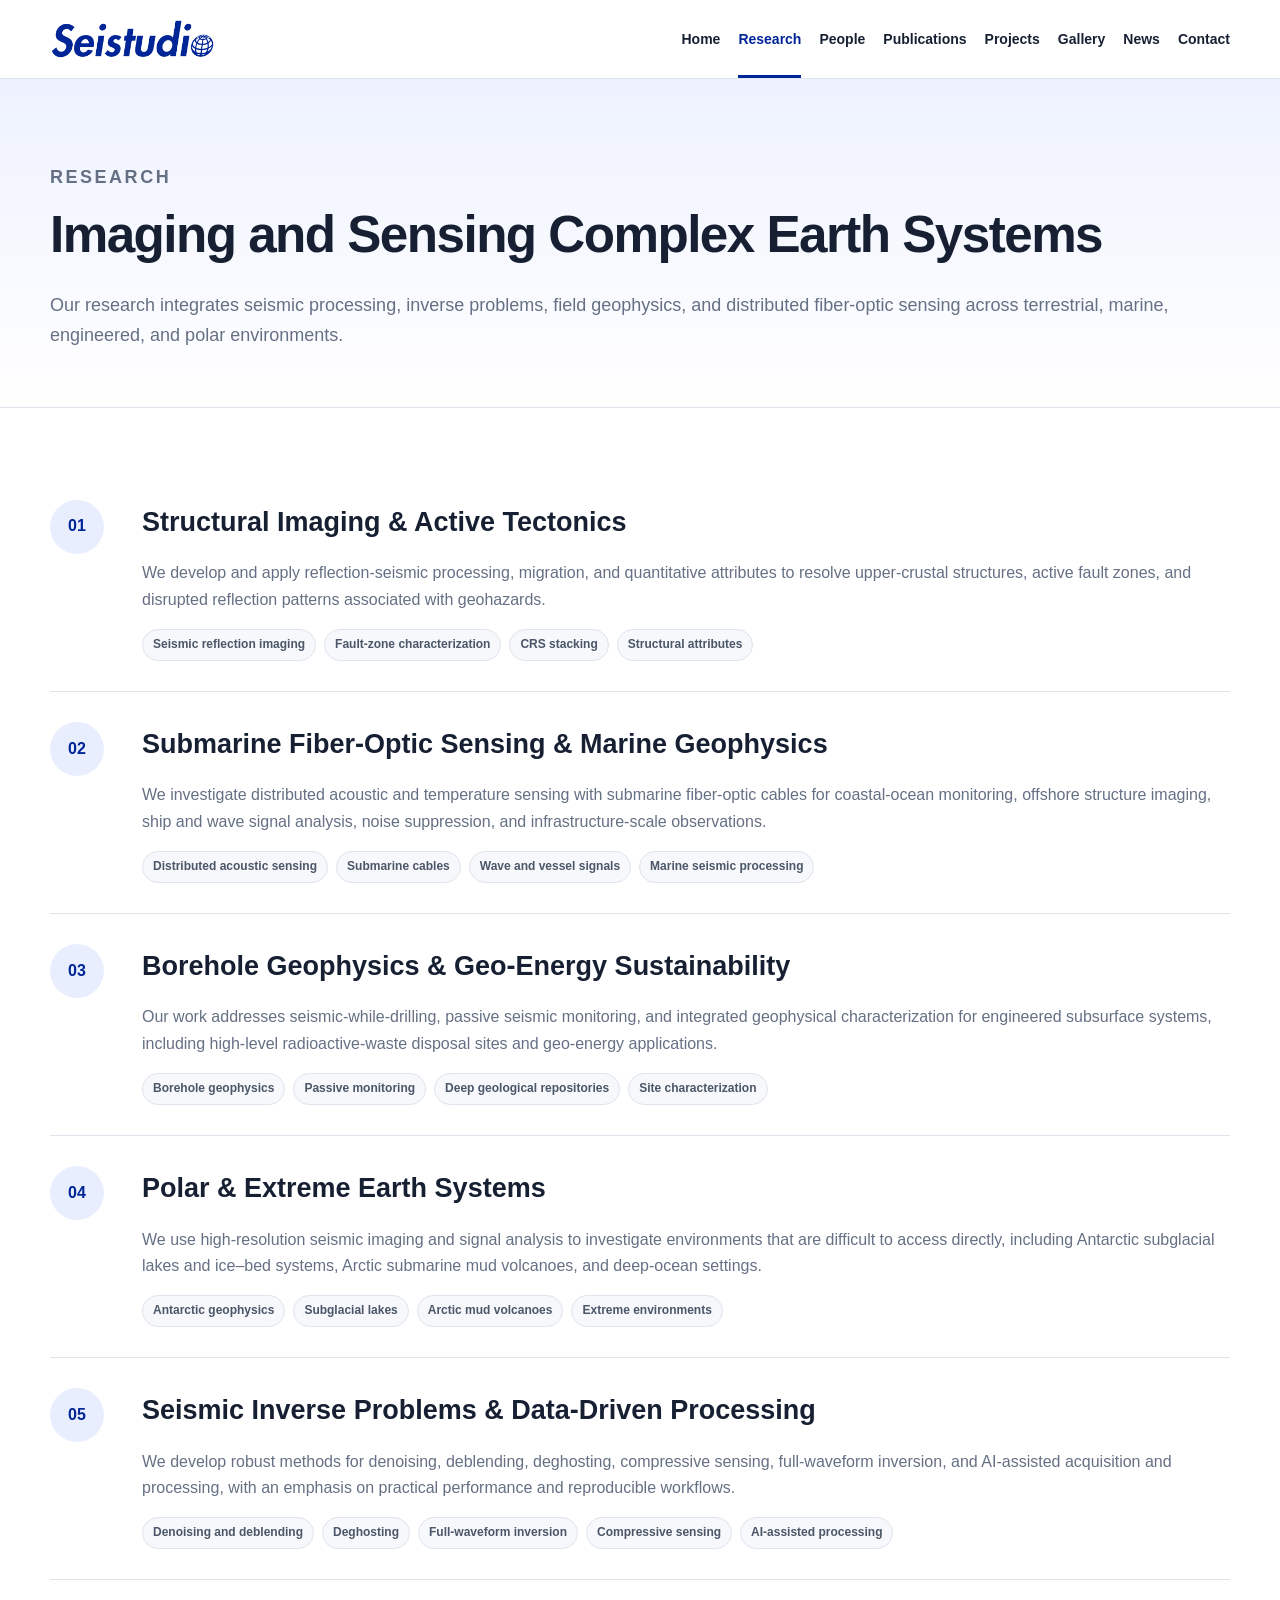
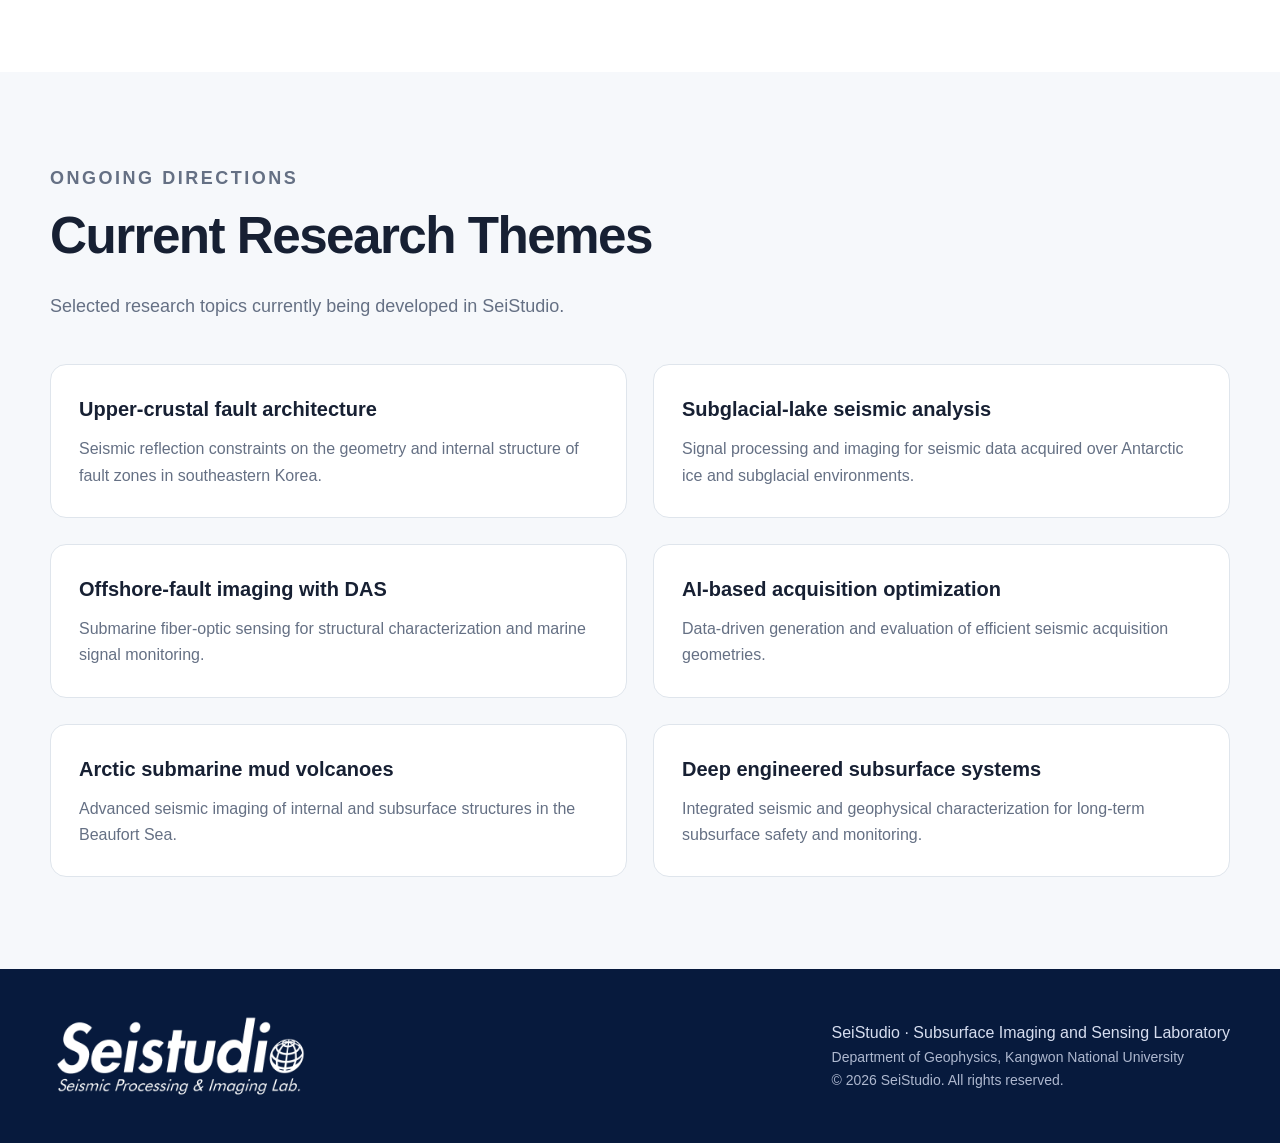
<file: research.html>
<!DOCTYPE html>
<html lang="en">
<head>
  <meta charset="UTF-8">
  <meta name="viewport" content="width=device-width, initial-scale=1.0">
  <meta name="description" content="SeiStudio, Subsurface Imaging and Sensing Laboratory at Kangwon National University">
  <title>Research | SeiStudio</title>
  <link rel="stylesheet" href="styles.css">
  <link rel="stylesheet" href="cv-update.css">

</head>
<body>
<header class="site-header">
  <div class="container navbar">
    <a class="brand" href="index.html" aria-label="SeiStudio home">
      <img src="assets/Seistudio_header_blue.png" alt="SeiStudio">
    </a>
    <nav class="nav-links" aria-label="Primary navigation">
      <a href="index.html">Home</a>
      <a href="research.html" class="active">Research</a>
      <a href="people.html">People</a>
      <a href="publications.html">Publications</a>
      <a href="projects.html">Projects</a>
      <a href="gallery.html">Gallery</a>
      <a href="news.html">News</a>
      <a href="contact.html">Contact</a>
    </nav>
  </div>
</header>

<main>
  <section class="page-hero">
    <div class="container">
      <p class="section-kicker">Research</p>
      <h1>Imaging and Sensing Complex Earth Systems</h1>
      <p>
        Our research integrates seismic processing, inverse problems, field geophysics,
        and distributed fiber-optic sensing across terrestrial, marine, engineered, and polar environments.
      </p>
    </div>
  </section>

  <section class="section">
    <div class="container">
      <article class="research-detail">
        <div class="research-index">01</div>
        <div>
          <h2>Structural Imaging &amp; Active Tectonics</h2>
          <p>
            We develop and apply reflection-seismic processing, migration, and quantitative
            attributes to resolve upper-crustal structures, active fault zones, and disrupted
            reflection patterns associated with geohazards.
          </p>
          <div class="topic-tags">
            <span class="topic-tag">Seismic reflection imaging</span>
            <span class="topic-tag">Fault-zone characterization</span>
            <span class="topic-tag">CRS stacking</span>
            <span class="topic-tag">Structural attributes</span>
          </div>
        </div>
      </article>

      <article class="research-detail">
        <div class="research-index">02</div>
        <div>
          <h2>Submarine Fiber-Optic Sensing &amp; Marine Geophysics</h2>
          <p>
            We investigate distributed acoustic and temperature sensing with submarine
            fiber-optic cables for coastal-ocean monitoring, offshore structure imaging,
            ship and wave signal analysis, noise suppression, and infrastructure-scale observations.
          </p>
          <div class="topic-tags">
            <span class="topic-tag">Distributed acoustic sensing</span>
            <span class="topic-tag">Submarine cables</span>
            <span class="topic-tag">Wave and vessel signals</span>
            <span class="topic-tag">Marine seismic processing</span>
          </div>
        </div>
      </article>

      <article class="research-detail">
        <div class="research-index">03</div>
        <div>
          <h2>Borehole Geophysics &amp; Geo-Energy Sustainability</h2>
          <p>
            Our work addresses seismic-while-drilling, passive seismic monitoring, and
            integrated geophysical characterization for engineered subsurface systems,
            including high-level radioactive-waste disposal sites and geo-energy applications.
          </p>
          <div class="topic-tags">
            <span class="topic-tag">Borehole geophysics</span>
            <span class="topic-tag">Passive monitoring</span>
            <span class="topic-tag">Deep geological repositories</span>
            <span class="topic-tag">Site characterization</span>
          </div>
        </div>
      </article>

      <article class="research-detail">
        <div class="research-index">04</div>
        <div>
          <h2>Polar &amp; Extreme Earth Systems</h2>
          <p>
            We use high-resolution seismic imaging and signal analysis to investigate
            environments that are difficult to access directly, including Antarctic subglacial
            lakes and ice–bed systems, Arctic submarine mud volcanoes, and deep-ocean settings.
          </p>
          <div class="topic-tags">
            <span class="topic-tag">Antarctic geophysics</span>
            <span class="topic-tag">Subglacial lakes</span>
            <span class="topic-tag">Arctic mud volcanoes</span>
            <span class="topic-tag">Extreme environments</span>
          </div>
        </div>
      </article>

      <article class="research-detail">
        <div class="research-index">05</div>
        <div>
          <h2>Seismic Inverse Problems &amp; Data-Driven Processing</h2>
          <p>
            We develop robust methods for denoising, deblending, deghosting, compressive
            sensing, full-waveform inversion, and AI-assisted acquisition and processing,
            with an emphasis on practical performance and reproducible workflows.
          </p>
          <div class="topic-tags">
            <span class="topic-tag">Denoising and deblending</span>
            <span class="topic-tag">Deghosting</span>
            <span class="topic-tag">Full-waveform inversion</span>
            <span class="topic-tag">Compressive sensing</span>
            <span class="topic-tag">AI-assisted processing</span>
          </div>
        </div>
      </article>
    </div>
  </section>

  <section class="section light">
    <div class="container">
      <div class="section-heading">
        <p class="section-kicker">Ongoing directions</p>
        <h2>Current Research Themes</h2>
        <p>Selected research topics currently being developed in SeiStudio.</p>
      </div>
      <div class="content-grid">
        <article class="card">
          <h3>Upper-crustal fault architecture</h3>
          <p>Seismic reflection constraints on the geometry and internal structure of fault zones in southeastern Korea.</p>
        </article>
        <article class="card">
          <h3>Subglacial-lake seismic analysis</h3>
          <p>Signal processing and imaging for seismic data acquired over Antarctic ice and subglacial environments.</p>
        </article>
        <article class="card">
          <h3>Offshore-fault imaging with DAS</h3>
          <p>Submarine fiber-optic sensing for structural characterization and marine signal monitoring.</p>
        </article>
        <article class="card">
          <h3>AI-based acquisition optimization</h3>
          <p>Data-driven generation and evaluation of efficient seismic acquisition geometries.</p>
        </article>
        <article class="card">
          <h3>Arctic submarine mud volcanoes</h3>
          <p>Advanced seismic imaging of internal and subsurface structures in the Beaufort Sea.</p>
        </article>
        <article class="card">
          <h3>Deep engineered subsurface systems</h3>
          <p>Integrated seismic and geophysical characterization for long-term subsurface safety and monitoring.</p>
        </article>
      </div>
    </div>
  </section>
</main>

<footer class="site-footer">
  <div class="container footer-grid">
    <img src="assets/Seistudio_logo_white.png" alt="SeiStudio">
    <div>
      <div>SeiStudio · Subsurface Imaging and Sensing Laboratory</div>
      <div class="small">Department of Geophysics, Kangwon National University</div>
      <div class="small">&copy; 2026 SeiStudio. All rights reserved.</div>
    </div>
  </div>
</footer>
</body>
</html>
</file>
<file: styles.css>
:root {
  --blue: #002596;
  --navy: #071a3d;
  --text: #172033;
  --muted: #657084;
  --line: #dfe5ec;
  --light: #f6f8fb;
  --white: #ffffff;
  --max-width: 1180px;
}

* {
  box-sizing: border-box;
}

html {
  scroll-behavior: smooth;
}

body {
  margin: 0;
  font-family: Arial, Helvetica, sans-serif;
  color: var(--text);
  background: var(--white);
  line-height: 1.65;
}

a {
  color: inherit;
  text-decoration: none;
}

img {
  max-width: 100%;
}

.container {
  width: min(var(--max-width), calc(100% - 40px));
  margin: 0 auto;
}

.site-header {
  position: sticky;
  top: 0;
  z-index: 100;
  background: rgba(255,255,255,0.96);
  border-bottom: 1px solid var(--line);
  backdrop-filter: blur(10px);
}

.navbar {
  min-height: 64px;
  display: flex;
  align-items: center;
  justify-content: space-between;
  gap: 32px;
}

.brand {
  display: flex;
  align-items: center;
  flex-shrink: 0;
}

.brand img {
  display: block;
  width: 165px;
  height: auto;
}

.nav-links {
  display: flex;
  align-items: center;
  gap: 26px;
  font-size: 15px;
  font-weight: 600;
}

.nav-links a {
  padding: 28px 0 24px;
  border-bottom: 3px solid transparent;
}

.nav-links a:hover,
.nav-links a.active {
  color: var(--blue);
  border-bottom-color: var(--blue);
}

.hero {
  min-height: 650px;
  display: flex;
  align-items: center;
  color: var(--white);
  background:
    linear-gradient(105deg, rgba(7,26,61,0.96), rgba(0,37,150,0.78)),
    radial-gradient(circle at 75% 35%, rgba(255,255,255,0.12), transparent 34%);
}

.hero-grid {
  display: grid;
  grid-template-columns: 1.15fr 0.85fr;
  align-items: center;
  gap: 64px;
  padding: 90px 0;
}

.hero-logo {
  width: min(720px, 100%);
  margin-bottom: 28px;
}

.eyebrow {
  font-size: 13px;
  font-weight: 700;
  letter-spacing: 0.16em;
  text-transform: uppercase;
  color: #b9c8ff;
  margin-bottom: 18px;
}

.hero h1 {
  font-size: clamp(42px, 6vw, 76px);
  line-height: 1.05;
  margin: 0 0 24px;
  letter-spacing: -0.04em;
}

.hero p {
  max-width: 760px;
  font-size: 20px;
  color: #e4e9f8;
  margin: 0;
}

.hero-card {
  padding: 34px;
  border: 1px solid rgba(255,255,255,0.22);
  border-radius: 18px;
  background: rgba(255,255,255,0.08);
  box-shadow: 0 20px 50px rgba(0,0,0,0.18);
}

.hero-card h3 {
  margin-top: 0;
  font-size: 20px;
}

.hero-card ul {
  padding-left: 20px;
  margin-bottom: 0;
  color: #ecf0ff;
}

.section {
  padding: 92px 0;
}

.section.light {
  background: var(--light);
}

.section-heading {
  max-width: 760px;
  margin-bottom: 42px;
}

.section-heading h2,
.page-hero h1 {
  font-size: clamp(34px, 4vw, 52px);
  margin: 0 0 14px;
  letter-spacing: -0.03em;
}

.section-heading p,
.page-hero p {
  color: var(--muted);
  font-size: 18px;
  margin: 0;
}

.cards {
  display: grid;
  grid-template-columns: repeat(4, 1fr);
  gap: 22px;
}

.card {
  background: var(--white);
  border: 1px solid var(--line);
  border-radius: 16px;
  padding: 28px;
  transition: transform 0.2s ease, box-shadow 0.2s ease;
}

.card:hover {
  transform: translateY(-4px);
  box-shadow: 0 15px 35px rgba(21, 42, 90, 0.10);
}

.card-number {
  width: 42px;
  height: 42px;
  border-radius: 50%;
  display: grid;
  place-items: center;
  background: #e9eeff;
  color: var(--blue);
  font-weight: 700;
  margin-bottom: 18px;
}

.card h3 {
  margin: 0 0 10px;
  font-size: 20px;
}

.card p {
  color: var(--muted);
  margin: 0;
}

.split {
  display: grid;
  grid-template-columns: 1fr 1fr;
  gap: 60px;
  align-items: start;
}

.list-clean {
  list-style: none;
  padding: 0;
  margin: 0;
}

.list-clean li {
  padding: 18px 0;
  border-bottom: 1px solid var(--line);
}

.list-clean strong {
  display: block;
  margin-bottom: 4px;
}

.meta {
  font-size: 14px;
  color: var(--muted);
}

.page-hero {
  padding: 84px 0 56px;
  background: linear-gradient(180deg, #eef2ff, #ffffff);
  border-bottom: 1px solid var(--line);
}

.content-grid {
  display: grid;
  grid-template-columns: 1fr 1fr;
  gap: 26px;
}

.profile {
  display: grid;
  grid-template-columns: 220px 1fr;
  gap: 34px;
  align-items: start;
  padding: 32px;
  border: 1px solid var(--line);
  border-radius: 16px;
}

.profile-photo {
  aspect-ratio: 4/5;
  background: var(--light);
  border: 1px dashed #aeb8c7;
  border-radius: 12px;
  display: grid;
  place-items: center;
  text-align: center;
  padding: 20px;
  color: var(--muted);
}

.pub-item {
  padding: 24px 0;
  border-bottom: 1px solid var(--line);
}

.pub-item:first-child {
  padding-top: 0;
}

.pub-item h3 {
  margin: 0 0 6px;
  font-size: 18px;
}

.pub-item p {
  margin: 0;
  color: var(--muted);
}

.tag {
  display: inline-block;
  margin-top: 10px;
  padding: 4px 10px;
  border-radius: 999px;
  background: #e9eeff;
  color: var(--blue);
  font-size: 12px;
  font-weight: 700;
}

.contact-box {
  background: var(--navy);
  color: var(--white);
  border-radius: 18px;
  padding: 38px;
}

.contact-box a {
  text-decoration: underline;
}

.site-footer {
  background: var(--navy);
  color: #d7def0;
  padding: 46px 0;
}

.footer-grid {
  display: flex;
  justify-content: space-between;
  align-items: center;
  gap: 28px;
}

.footer-grid img {
  width: 260px;
}

.small {
  font-size: 14px;
  color: #aeb8cf;
}

@media (max-width: 900px) {
  .nav-links {
    gap: 14px;
    font-size: 13px;
    overflow-x: auto;
  }

  .brand img {
    width: 145px;
  }

  .hero-grid,
  .split,
  .content-grid,
  .profile {
    grid-template-columns: 1fr;
  }

  .cards {
    grid-template-columns: repeat(2, 1fr);
  }

  .hero-card {
    display: none;
  }
}

@media (max-width: 620px) {
  .navbar {
    align-items: flex-start;
    flex-direction: column;
    padding: 16px 0 0;
  }

  .nav-links {
    width: 100%;
  }

  .nav-links a {
    padding: 12px 0 14px;
  }

  .cards {
    grid-template-columns: 1fr;
  }

  .hero {
    min-height: 540px;
  }

  .hero-grid {
    padding: 70px 0;
  }

  .hero p {
    font-size: 18px;
  }

  .footer-grid {
    flex-direction: column;
    align-items: flex-start;
  }
}
</file>
<file: cv-update.css>
/* CV-based website update
   This file supplements the existing styles.css without replacing it. */

.nav-links {
  gap: 18px;
  white-space: nowrap;
}

.nav-links a {
  font-size: 14px;
}

.section-kicker {
  margin: 0 0 10px;
  color: var(--blue);
  font-size: 12px;
  font-weight: 800;
  letter-spacing: 0.14em;
  text-transform: uppercase;
}

.lead {
  max-width: 860px;
  font-size: 19px;
  color: var(--muted);
}

.button-row {
  display: flex;
  flex-wrap: wrap;
  gap: 12px;
  margin-top: 24px;
}

.button-link {
  display: inline-flex;
  align-items: center;
  justify-content: center;
  min-height: 42px;
  padding: 10px 16px;
  border: 1px solid var(--blue);
  border-radius: 8px;
  color: var(--blue);
  font-size: 14px;
  font-weight: 700;
  transition: background 0.2s ease, color 0.2s ease;
}

.button-link:hover {
  background: var(--blue);
  color: var(--white);
}

.button-link.secondary {
  border-color: #aeb8c7;
  color: var(--text);
}

.button-link.secondary:hover {
  border-color: var(--navy);
  background: var(--navy);
  color: var(--white);
}

.research-grid-five {
  display: grid;
  grid-template-columns: repeat(5, 1fr);
  gap: 18px;
}

.research-grid-five .card {
  padding: 24px;
}

.research-grid-five .card h3 {
  font-size: 18px;
}

.feature-strip {
  display: grid;
  grid-template-columns: 0.8fr 1.2fr;
  gap: 54px;
  align-items: start;
}

.fact-grid {
  display: grid;
  grid-template-columns: repeat(3, 1fr);
  gap: 16px;
  margin-top: 26px;
}

.fact {
  padding: 20px;
  border: 1px solid var(--line);
  border-radius: 14px;
  background: var(--white);
}

.fact strong {
  display: block;
  color: var(--blue);
  font-size: 25px;
  line-height: 1.15;
}

.fact span {
  display: block;
  margin-top: 5px;
  color: var(--muted);
  font-size: 13px;
}

.profile-wide {
  display: grid;
  grid-template-columns: 230px minmax(0, 1fr);
  gap: 42px;
  align-items: start;
  padding: 34px;
  border: 1px solid var(--line);
  border-radius: 18px;
  background: var(--white);
}

.profile-photo-tall {
  min-height: 285px;
  aspect-ratio: 4 / 5;
  border: 1px dashed #aeb8c7;
  border-radius: 14px;
  background: var(--light);
  color: var(--muted);
  display: grid;
  place-items: center;
  text-align: center;
  padding: 20px;
}

.profile-title {
  margin: 0 0 4px;
  font-size: clamp(30px, 4vw, 44px);
  letter-spacing: -0.03em;
}

.profile-role {
  margin: 0 0 22px;
  color: var(--blue);
  font-size: 17px;
  font-weight: 700;
}

.profile-summary {
  max-width: 850px;
  color: #465165;
  font-size: 17px;
}

.profile-section-grid {
  display: grid;
  grid-template-columns: 1fr 1fr;
  gap: 26px;
}

.info-panel {
  padding: 28px;
  border: 1px solid var(--line);
  border-radius: 16px;
  background: var(--white);
}

.info-panel h2,
.info-panel h3 {
  margin-top: 0;
}

.timeline {
  list-style: none;
  margin: 0;
  padding: 0;
}

.timeline li {
  position: relative;
  padding: 0 0 25px 25px;
  border-left: 2px solid #d9e0eb;
}

.timeline li:last-child {
  padding-bottom: 0;
  border-left-color: transparent;
}

.timeline li::before {
  content: "";
  position: absolute;
  left: -7px;
  top: 5px;
  width: 12px;
  height: 12px;
  border-radius: 50%;
  background: var(--blue);
  box-shadow: 0 0 0 4px #edf1ff;
}

.timeline .time {
  display: block;
  color: var(--blue);
  font-size: 13px;
  font-weight: 800;
}

.timeline strong {
  display: block;
  margin: 2px 0;
}

.timeline .detail {
  color: var(--muted);
  font-size: 14px;
}

.compact-list {
  margin: 0;
  padding-left: 19px;
}

.compact-list li {
  margin: 9px 0;
  color: #465165;
}

.student-grid {
  display: grid;
  grid-template-columns: repeat(3, 1fr);
  gap: 20px;
}
.postdoc-grid {
  grid-template-columns: minmax(0, 580px) !important;
}

.project-section {
  margin-bottom: 72px;
}

.project-list {
  display: grid;
  gap: 18px;
}

.project-card {
  display: grid;
  grid-template-columns: 170px minmax(0, 1fr);
  gap: 28px;
  padding: 28px;
  border: 1px solid var(--line);
  border-radius: 16px;
  background: var(--white);
}

.project-meta {
  color: var(--blue);
  font-size: 13px;
  font-weight: 800;
  letter-spacing: 0.02em;
}

.project-card h3 {
  margin: 0 0 10px;
  font-size: 21px;
  line-height: 1.35;
}

.project-card p {
  margin: 5px 0;
  color: var(--muted);
}

.project-role {
  display: inline-block;
  margin-top: 12px;
  padding: 4px 9px;
  border-radius: 999px;
  background: #e9eeff;
  color: var(--blue);
  font-size: 11px;
  font-weight: 800;
  text-transform: uppercase;
}

.research-detail {
  display: grid;
  grid-template-columns: 70px minmax(0, 1fr);
  gap: 22px;
  padding: 30px 0;
  border-bottom: 1px solid var(--line);
}

.research-detail:first-child {
  padding-top: 0;
}

.research-index {
  width: 54px;
  height: 54px;
  border-radius: 50%;
  display: grid;
  place-items: center;
  background: #e9eeff;
  color: var(--blue);
  font-weight: 800;
}

.research-detail h2 {
  margin: 0 0 10px;
  font-size: 27px;
}

.research-detail p {
  color: var(--muted);
}

.topic-tags {
  display: flex;
  flex-wrap: wrap;
  gap: 8px;
  margin-top: 16px;
}

.topic-tag {
  padding: 5px 10px;
  border-radius: 999px;
  background: var(--light);
  border: 1px solid var(--line);
  color: #4b5668;
  font-size: 12px;
  font-weight: 700;
}

.home-publications {
  display: grid;
  gap: 0;
}

.home-publication {
  padding: 20px 0;
  border-bottom: 1px solid var(--line);
}

.home-publication:first-child {
  padding-top: 0;
}

.home-publication h3 {
  margin: 0 0 5px;
  font-size: 18px;
}

.home-publication p {
  margin: 0;
  color: var(--muted);
  font-size: 14px;
}

.contact-details a {
  color: var(--blue);
  font-weight: 700;
}

@media (max-width: 1120px) {
  .research-grid-five {
    grid-template-columns: repeat(3, 1fr);
  }
}

@media (max-width: 900px) {
  .nav-links {
    gap: 16px;
  }

  .research-grid-five,
  .student-grid,
  .fact-grid {
    grid-template-columns: repeat(2, 1fr);
  }

  .feature-strip,
  .profile-wide,
  .profile-section-grid,
  .project-card {
    grid-template-columns: 1fr;
  }

  .project-card {
    gap: 10px;
  }
}

@media (max-width: 620px) {
  .research-grid-five,
  .student-grid,
  .fact-grid {
    grid-template-columns: 1fr;
  }

  .research-detail {
    grid-template-columns: 1fr;
    gap: 12px;
  }

  .profile-wide,
  .info-panel,
  .project-card {
    padding: 23px;
  }
}

/* Graduate students and alumni */
.student-card-grid {
  display: grid;
  grid-template-columns: repeat(3, minmax(0, 1fr));
  gap: 24px;
}

.student-profile-card {
  overflow: hidden;
  border: 1px solid var(--line);
  border-radius: 16px;
  background: var(--white);
  transition: transform 0.2s ease, box-shadow 0.2s ease;
}

.student-profile-card:hover {
  transform: translateY(-4px);
  box-shadow: 0 15px 35px rgba(21, 42, 90, 0.10);
}

.student-photo {
  position: relative;
  aspect-ratio: 4 / 5;
  overflow: hidden;
  background: linear-gradient(145deg, #edf1ff, #f7f9fc);
}

.student-photo img {
  position: relative;
  z-index: 2;
  display: block;
  width: 100%;
  height: 100%;
  object-fit: cover;
  object-position: center 25%;
}

.student-initials {
  position: absolute;
  inset: 0;
  z-index: 1;
  display: grid;
  place-items: center;
  color: #7080ad;
  font-size: 46px;
  font-weight: 800;
  letter-spacing: -0.04em;
}

.student-card-body {
  padding: 22px 22px 25px;
}

.student-status {
  margin: 0 0 8px;
  color: var(--blue);
  font-size: 12px;
  font-weight: 800;
  letter-spacing: 0.04em;
  text-transform: uppercase;
}

.student-card-body h3 {
  margin: 0;
  font-size: 22px;
  line-height: 1.25;
}

.student-name-ko {
  margin: 3px 0 16px;
  color: var(--muted);
  font-size: 14px;
}

.student-topic {
  margin: 0;
  color: #465165;
  font-size: 14px;
  line-height: 1.55;
}

.student-topic-muted {
  color: #8a94a5;
  font-style: italic;
}

/* Alumni — full-width profile cards */
.alumni-heading {
  margin-top: 82px;
  margin-bottom: 34px;
}

.alumni-list {
  display: grid !important;
  grid-template-columns: 1fr !important;
  gap: 28px !important;
}

.alumni-profile {
  display: block !important;
  padding: 0 !important;
  overflow: hidden;
  border: 1px solid var(--line) !important;
  border-left: 5px solid var(--blue) !important;
  border-radius: 16px !important;
  background: var(--white) !important;
  box-shadow: 0 8px 24px rgba(21, 42, 90, 0.05);
}

.alumni-profile-header {
  display: flex !important;
  align-items: center !important;
  justify-content: space-between !important;
  gap: 20px !important;
  padding: 24px 28px 20px !important;
  border-bottom: 1px solid var(--line) !important;
  background: #fbfcff !important;
}

.alumni-profile-header h3 {
  margin: 0 !important;
  color: var(--text) !important;
  font-size: 23px !important;
  line-height: 1.25 !important;
}

.alumni-name-ko {
  margin-left: 7px !important;
  color: var(--muted) !important;
  font-size: 15px !important;
  font-weight: 500 !important;
}

.degree-badge {
  flex: 0 0 auto;
  display: inline-flex !important;
  align-items: center;
  min-height: 34px;
  padding: 7px 12px !important;
  border-radius: 999px !important;
  background: #e9eeff !important;
  color: var(--blue) !important;
  font-size: 12px !important;
  font-weight: 800 !important;
  white-space: nowrap;
}

.alumni-profile-content {
  display: grid !important;
  grid-template-columns: minmax(0, 1.6fr) minmax(230px, 0.7fr) !important;
  gap: 32px !important;
  padding: 25px 28px 28px !important;
}

.alumni-info-block {
  min-width: 0;
}

.alumni-label {
  display: block !important;
  margin: 0 0 7px !important;
  color: var(--blue) !important;
  font-size: 11px !important;
  font-weight: 800 !important;
  letter-spacing: 0.08em !important;
  text-transform: uppercase !important;
}

.alumni-thesis {
  margin: 0 !important;
  color: #313d52 !important;
  font-size: 16px !important;
  font-weight: 600 !important;
  line-height: 1.55 !important;
}

.alumni-thesis-ko {
  margin: 7px 0 0 !important;
  color: var(--muted) !important;
  font-size: 14px !important;
  line-height: 1.5 !important;
}

.alumni-affiliation {
  align-self: stretch;
  padding-left: 28px !important;
  border-left: 1px solid var(--line) !important;
}

.alumni-affiliation strong {
  display: block !important;
  margin-top: 2px !important;
  color: var(--text) !important;
  font-size: 15px !important;
  line-height: 1.45 !important;
}

.alumni-affiliation-ko {
  display: block !important;
  margin-top: 5px !important;
  color: var(--muted) !important;
  font-size: 13px !important;
}

@media (max-width: 900px) {
  .student-card-grid {
    grid-template-columns: repeat(2, minmax(0, 1fr));
  }

  .alumni-profile-content {
    grid-template-columns: 1fr !important;
    gap: 22px !important;
  }

  .alumni-affiliation {
    padding-left: 0 !important;
    padding-top: 20px !important;
    border-left: 0 !important;
    border-top: 1px solid var(--line) !important;
  }
}

@media (max-width: 620px) {
  .student-card-grid {
    grid-template-columns: 1fr;
  }

  .alumni-profile-header {
    align-items: flex-start !important;
    flex-direction: column !important;
    gap: 12px !important;
  }

  .alumni-profile-header,
  .alumni-profile-content {
    padding-left: 22px !important;
    padding-right: 22px !important;
  }
}

/* Professor profile photo — restored */
.profile-wide {
  grid-template-columns: 260px minmax(0, 1fr);
}

.profile-wide .profile-photo-tall {
  display: block;
  width: 100%;
  aspect-ratio: 4 / 5;
  min-height: 0;
  padding: 0;
  overflow: hidden;
  border: none;
  border-radius: 14px;
  background: transparent;
}

.profile-wide .profile-photo-tall img {
  display: block;
  width: 100%;
  height: 100%;
  min-height: 0;
  object-fit: cover;
  object-position: center 30%;
  border-radius: 14px;
}

@media (max-width: 900px) {
  .profile-wide {
    grid-template-columns: 1fr;
  }

  .profile-wide .profile-photo-tall {
    width: min(300px, 100%);
  }
}

/* Compact graduate-student cards */
.student-card-grid {
  display: grid !important;
  grid-template-columns: repeat(2, minmax(0, 1fr)) !important;
  gap: 22px !important;
}

.student-profile-card {
  display: grid !important;
  grid-template-columns: 128px minmax(0, 1fr) !important;
  min-height: 190px !important;
  overflow: hidden !important;
  border: 1px solid var(--line) !important;
  border-radius: 16px !important;
  background: var(--white) !important;
}

.student-photo {
  width: 128px !important;
  height: 100% !important;
  min-height: 190px !important;
  aspect-ratio: auto !important;
  overflow: hidden !important;
  background: linear-gradient(145deg, #edf1ff, #f7f9fc) !important;
}

.student-photo img {
  width: 100% !important;
  height: 100% !important;
  min-height: 190px !important;
  object-fit: cover !important;
  object-position: center 24% !important;
}

.student-initials {
  font-size: 34px !important;
}

.student-card-body {
  display: flex !important;
  flex-direction: column !important;
  justify-content: center !important;
  padding: 22px 24px !important;
}

.student-status {
  margin-bottom: 7px !important;
}

.student-card-body h3 {
  font-size: 21px !important;
}

.student-name-ko {
  margin-bottom: 13px !important;
}

.student-topic {
  font-size: 14px !important;
  line-height: 1.52 !important;
}

@media (max-width: 900px) {
  .student-card-grid {
    grid-template-columns: 1fr !important;
  }
}

@media (max-width: 560px) {
  .student-profile-card {
    grid-template-columns: 96px minmax(0, 1fr) !important;
    min-height: 165px !important;
  }

  .student-photo {
    width: 96px !important;
    min-height: 165px !important;
  }

  .student-photo img {
    min-height: 165px !important;
  }

  .student-card-body {
    padding: 18px !important;
  }

  .student-card-body h3 {
    font-size: 19px !important;
  }

  .student-topic {
    font-size: 13px !important;
  }
}
</file>
